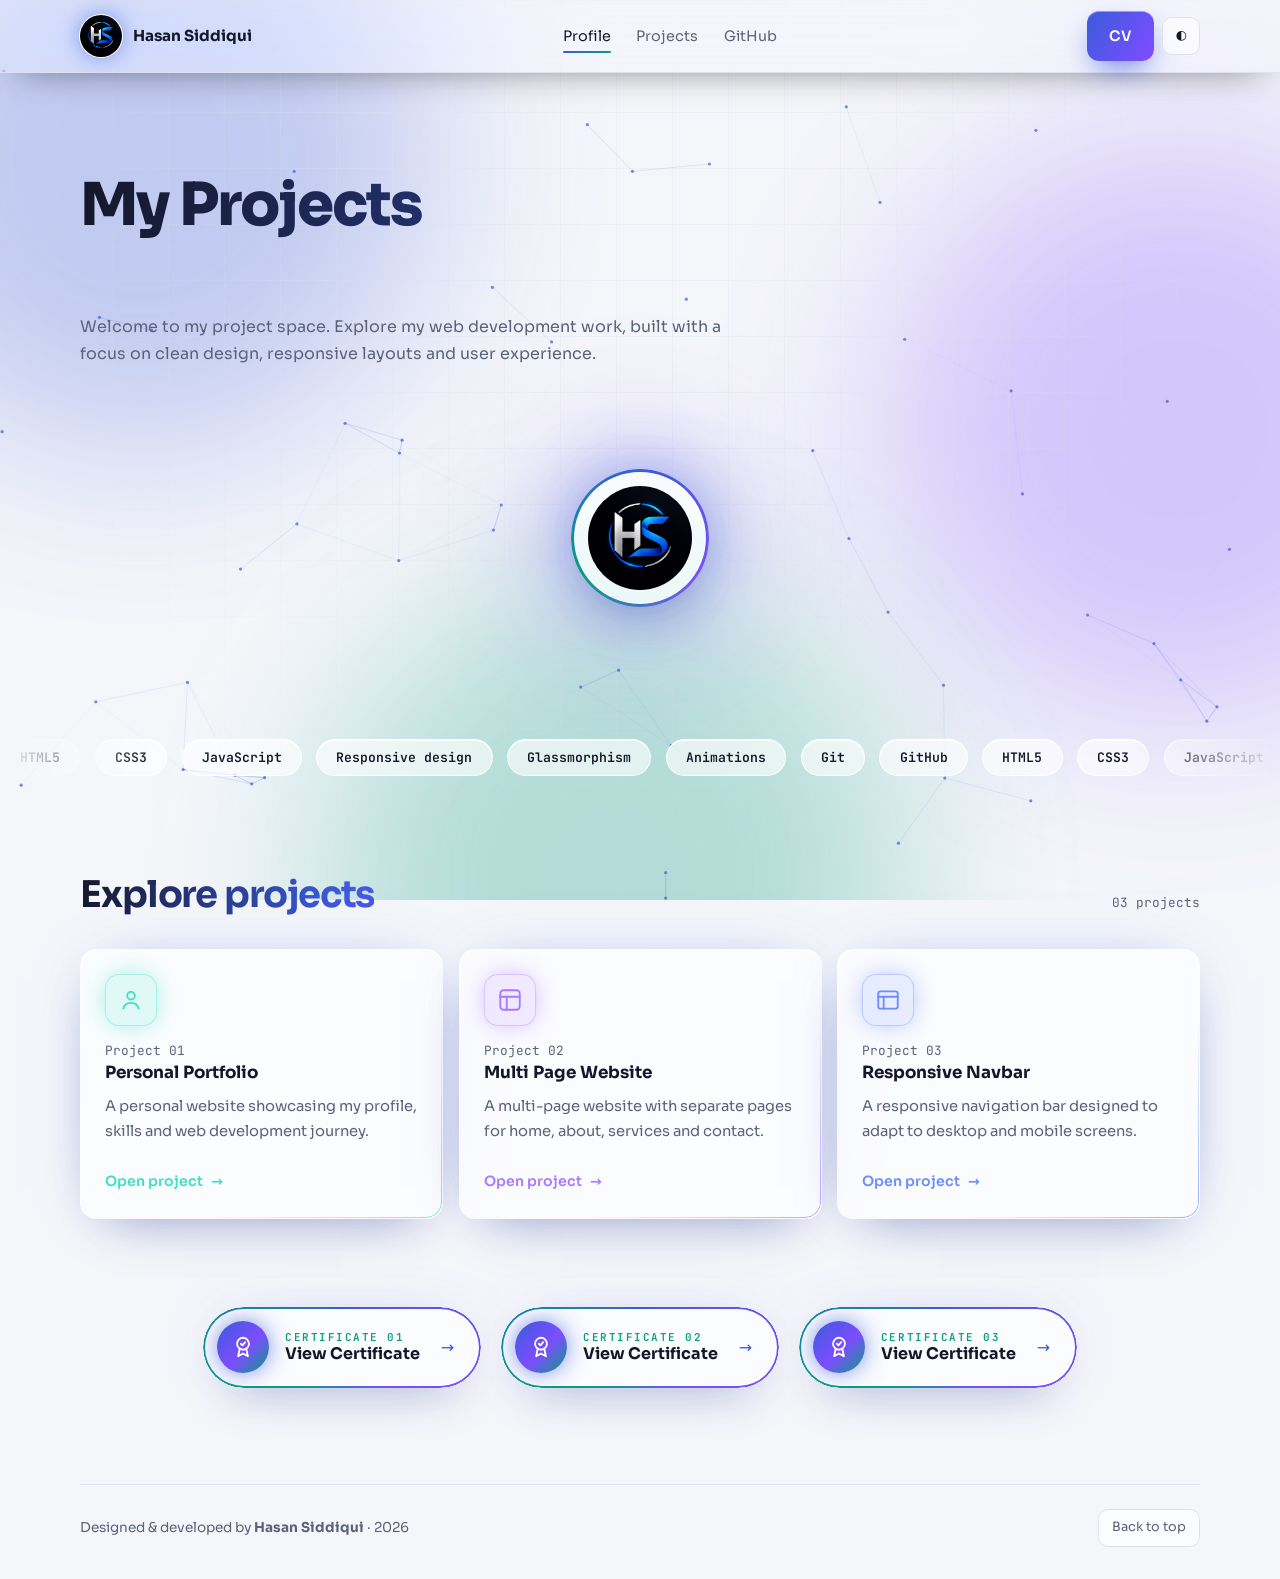
<file: index.html>
<!DOCTYPE html>
<html lang="en" data-theme="dark">

<head>
    <meta charset="UTF-8">
    <meta name="viewport" content="width=device-width, initial-scale=1">
    <title>Hasan Siddiqui | Projects</title>
    <meta name="description" content="Hasan Siddiqui's web development projects">
    <meta name="theme-color" content="#090a0f">
    <link rel="preconnect" href="https://fonts.googleapis.com">
    <link rel="preconnect" href="https://fonts.gstatic.com" crossorigin>
    <link
        href="https://fonts.googleapis.com/css2?family=Sora:wght@400;600;800&family=JetBrains+Mono:wght@400;600&display=swap"
        rel="stylesheet">
    <link rel="icon" href="assets/logo.png" type="image/png">
    <style>
        @property --a {
            syntax: "<angle>";
            initial-value: 0deg;
            inherits: false
        }

        :root {
            --bg: #090a0f;
            --sf: #11131b;
            --ln: #232738;
            --tx: #e9ecf5;
            --mu: #8b92a8;
            --ac: #6c8cff;
            --ac2: #3de0c0;
            --v: #a77bff;
            --glass: rgba(255, 255, 255, .05);
            --edge: rgba(255, 255, 255, .22);
            --r: 16px;
            --mx: 50%;
            --my: 50%;
            --sh: 0 1px 0 rgba(255, 255, 255, .1) inset, 0 24px 48px -24px rgba(0, 0, 0, .7), 0 0 70px -28px color-mix(in srgb, var(--ac) 70%, transparent)
        }

        [data-theme=light] {
            --bg: #f5f6fa;
            --sf: #fff;
            --ln: #dfe2ee;
            --tx: #14172a;
            --mu: #5b627a;
            --ac: #3b5bdb;
            --ac2: #0a9c80;
            --v: #7c4dff;
            --glass: rgba(255, 255, 255, .62);
            --edge: rgba(255, 255, 255, .95);
            --sh: 0 1px 0 #fff inset, 0 24px 50px -26px rgba(40, 50, 120, .35), 0 0 60px -30px color-mix(in srgb, var(--ac) 60%, transparent)
        }

        * {
            box-sizing: border-box;
            margin: 0;
            padding: 0
        }

        html {
            scroll-behavior: smooth;
            scroll-padding-top: 84px;
            color-scheme: dark light
        }

        body {
            font: 400 1rem/1.7 Sora, system-ui, sans-serif;
            background: var(--bg);
            color: var(--tx);
            overflow-x: hidden
        }

        a {
            color: inherit;
            text-decoration: none
        }

        button,
        input,
        textarea {
            font: inherit;
            color: inherit
        }

        :focus-visible {
            outline: 2px solid var(--ac);
            outline-offset: 3px;
            border-radius: 6px
        }

        .wrap {
            width: min(1120px, 100% - 2.5rem);
            margin-inline: auto
        }

        .muted {
            color: var(--mu)
        }

        .skip {
            position: absolute;
            left: -999px
        }

        .skip:focus {
            left: 1rem;
            top: 1rem;
            z-index: 99;
            background: var(--ac);
            color: #fff;
            padding: .5rem 1rem;
            border-radius: 8px
        }

        .aurora {
            position: fixed;
            inset: 0;
            z-index: -3;
            overflow: hidden;
            pointer-events: none
        }

        .aurora i {
            position: absolute;
            width: 46vmax;
            height: 46vmax;
            border-radius: 50%;
            filter: blur(90px);
            opacity: .5;
            animation: drift 22s ease-in-out infinite alternate
        }

        .aurora i:nth-child(1) {
            background: var(--ac);
            left: -12%;
            top: -15%
        }

        .aurora i:nth-child(2) {
            background: var(--v);
            right: -15%;
            top: 15%;
            animation-duration: 28s;
            animation-delay: -8s
        }

        .aurora i:nth-child(3) {
            background: var(--ac2);
            left: 25%;
            bottom: -30%;
            opacity: .28;
            animation-duration: 32s;
            animation-delay: -14s
        }

        [data-theme=light] .aurora i {
            opacity: .28
        }

        @keyframes drift {
            to {
                transform: translate(9vw, 7vh) scale(1.25) rotate(40deg)
            }
        }

        body::before {
            content: "";
            position: fixed;
            inset: 0;
            z-index: -2;
            pointer-events: none;
            background-image: linear-gradient(var(--ln) 1px, transparent 1px), linear-gradient(90deg, var(--ln) 1px, transparent 1px);
            background-size: 56px 56px;
            opacity: .35;
            mask-image: radial-gradient(ellipse at 50% 20%, #000 20%, transparent 75%)
        }

        #fx {
            position: fixed;
            inset: 0;
            width: 100%;
            height: 100%;
            z-index: -1;
            pointer-events: none
        }

        .glow {
            position: fixed;
            left: 0;
            top: 0;
            width: 520px;
            height: 520px;
            margin: -260px 0 0 -260px;
            border-radius: 50%;
            pointer-events: none;
            z-index: -1;
            background: radial-gradient(circle, color-mix(in srgb, var(--ac) 22%, transparent), transparent 65%);
            will-change: transform
        }

        .progress {
            position: fixed;
            inset: 0 0 auto;
            height: 3px;
            background: linear-gradient(90deg, var(--ac), var(--ac2));
            box-shadow: 0 0 14px var(--ac);
            transform-origin: 0 50%;
            transform: scaleX(0);
            z-index: 60;
            animation: grow linear both;
            animation-timeline: scroll()
        }

        @keyframes grow {
            to {
                transform: scaleX(1)
            }
        }

        .bar {
            position: sticky;
            top: 0;
            z-index: 50;
            display: flex;
            align-items: center;
            justify-content: space-between;
            gap: 1rem;
            padding: .7rem max(1.25rem, calc((100% - 1120px)/2));
            background: color-mix(in srgb, var(--bg) 40%, transparent);
            backdrop-filter: blur(22px) saturate(180%);
            border-bottom: 1px solid var(--ln);
            box-shadow: 0 10px 40px -20px #000a
        }

        .brand {
            display: flex;
            align-items: center;
            gap: .7rem;
            line-height: 1.2
        }

        .brand img {
            width: 42px;
            height: 42px;
            border-radius: 50%;
            background: #05060b;
            box-shadow: 0 0 0 1px var(--edge), 0 0 22px color-mix(in srgb, var(--ac) 60%, transparent);
            transition: transform .4s
        }

        .brand:hover img {
            transform: rotate(-8deg) scale(1.1)
        }

        .brand b {
            display: block;
            font-size: .95rem
        }

        .brand small {
            display: block;
            font: 400 .7rem "JetBrains Mono", monospace;
            color: var(--mu)
        }

        .nav {
            display: flex;
            gap: 1.6rem;
            font-size: .9rem;
            color: var(--mu)
        }

        .nav a {
            position: relative;
            padding: .3rem 0;
            transition: color .2s
        }

        .nav a::after {
            content: "";
            position: absolute;
            left: 0;
            right: 0;
            bottom: 0;
            height: 2px;
            border-radius: 2px;
            background: linear-gradient(90deg, var(--ac), var(--ac2));
            transform: scaleX(0);
            transition: transform .25s
        }

        .nav a:hover,
        .nav a.on {
            color: var(--tx)
        }

        .nav a:hover::after,
        .nav a.on::after {
            transform: scaleX(1)
        }

        .tools {
            display: flex;
            gap: .5rem;
            align-items: center
        }

        .chip,
        .icon,
        .btn:not(.primary),
        .status,
        .spot,
        .editor,
        .links a {
            background: var(--glass);
            backdrop-filter: blur(18px) saturate(170%);
            -webkit-backdrop-filter: blur(18px) saturate(170%)
        }

        .chip,
        .icon {
            border: 1px solid var(--ln);
            border-radius: 10px;
            padding: .45rem .8rem;
            font-size: .8rem;
            cursor: pointer;
            transition: border-color .2s
        }

        .chip:hover,
        .icon:hover {
            border-color: var(--ac)
        }

        .icon {
            width: 38px;
            height: 38px;
            padding: 0
        }

        .menu {
            display: none
        }

        h1,
        h2 {
            background: linear-gradient(100deg, var(--tx) 0%, var(--ac) 35%, var(--v) 60%, var(--ac2) 85%, var(--tx) 100%);
            background-size: 250% 100%;
            -webkit-background-clip: text;
            background-clip: text;
            -webkit-text-fill-color: transparent;
            animation: flow 9s linear infinite;
            letter-spacing: -.03em;
            text-wrap: balance
        }

        @keyframes flow {
            to {
                background-position: -250% 0
            }
        }

        h1 {
            font-size: clamp(2.1rem, 5.2vw, 3.7rem);
            line-height: 1.1;
            font-weight: 800;
            margin: 1.2rem 0
        }

        h2 {
            font-size: clamp(1.6rem, 3.4vw, 2.3rem);
            margin-bottom: 1.4rem
        }

        h3 {
            font-size: 1.05rem;
            margin-bottom: .4rem
        }

        .lead {
            color: var(--mu);
            max-width: 54ch;
            text-wrap: pretty
        }

        .eyebrow,
        .status {
            display: inline-flex;
            align-items: center;
            gap: .6rem;
            font-size: .8rem;
            color: var(--mu);
            border: 1px solid var(--ln);
            padding: .4rem .9rem;
            border-radius: 99px
        }

        .eyebrow::before,
        .status i {
            content: "";
            width: 8px;
            height: 8px;
            border-radius: 50%;
            background: linear-gradient(135deg, var(--ac2), var(--ac));
            animation: ping 2s infinite
        }

        @keyframes ping {
            0% {
                box-shadow: 0 0 0 0 var(--ac2)
            }

            70%,
            100% {
                box-shadow: 0 0 0 9px transparent
            }
        }

        .cta {
            display: flex;
            flex-wrap: wrap;
            gap: .8rem;
            margin-top: 2rem
        }

        .btn {
            position: relative;
            overflow: hidden;
            display: inline-flex;
            align-items: center;
            justify-content: center;
            padding: .8rem 1.4rem;
            border-radius: 12px;
            border: 1px solid var(--ln);
            font-weight: 600;
            font-size: .9rem;
            cursor: pointer;
            transition: transform .2s, border-color .2s, box-shadow .3s, background-position .5s;
            will-change: transform
        }

        .btn:hover {
            border-color: var(--ac)
        }

        .btn.primary {
            border: 0;
            color: #fff;
            background: linear-gradient(120deg, var(--ac), var(--v) 55%, var(--ac2));
            background-size: 200% 100%;
            box-shadow: 0 12px 30px -8px color-mix(in srgb, var(--ac) 80%, transparent), 0 1px 0 rgba(255, 255, 255, .4) inset
        }

        .btn.primary::after {
            content: "";
            position: absolute;
            inset: 0;
            background: linear-gradient(105deg, transparent 35%, rgba(255, 255, 255, .55) 50%, transparent 65%);
            transform: translateX(-120%)
        }

        .btn.primary:hover {
            background-position: 100% 0;
            box-shadow: 0 18px 44px -8px color-mix(in srgb, var(--v) 90%, transparent), 0 1px 0 rgba(255, 255, 255, .4) inset
        }

        .btn.primary:hover::after {
            transform: translateX(120%);
            transition: transform .7s
        }

        .spot,
        .editor {
            --c: var(--ac);
            position: relative;
            isolation: isolate;
            overflow: hidden;
            border: 1px solid transparent;
            border-radius: var(--r);
            padding: 1.5rem;
            box-shadow: var(--sh);
            transition: box-shadow .3s
        }

        .editor {
            padding: 0;
            overflow: visible
        }

        .spot::before {
            content: "";
            position: absolute;
            inset: 0;
            z-index: -1;
            opacity: 0;
            transition: opacity .3s;
            background: radial-gradient(18rem circle at var(--mx) var(--my), color-mix(in srgb, var(--c) 24%, transparent), transparent 70%)
        }

        .spot::after,
        .editor::after {
            content: "";
            position: absolute;
            inset: 0;
            border-radius: inherit;
            padding: 1px;
            pointer-events: none;
            background: linear-gradient(140deg, var(--edge), transparent 35%, transparent 65%, color-mix(in srgb, var(--c) 70%, transparent));
            -webkit-mask: linear-gradient(#000 0 0) content-box, linear-gradient(#000 0 0);
            -webkit-mask-composite: xor;
            mask-composite: exclude
        }

        .spot:hover {
            box-shadow: var(--sh), 0 0 0 1px color-mix(in srgb, var(--c) 40%, transparent), 0 30px 70px -20px color-mix(in srgb, var(--c) 55%, transparent)
        }

        .spot:hover::before {
            opacity: 1
        }

        .spot p,
        .spot dd {
            color: var(--mu);
            font-size: .92rem
        }

        .rv.in.spot {
            transform: perspective(800px) rotateX(var(--rx, 0deg)) rotateY(var(--ry, 0deg));
            transition: transform .18s, opacity .6s, box-shadow .3s
        }

        .ico {
            display: grid;
            place-items: center;
            width: 52px;
            height: 52px;
            margin-bottom: 1rem;
            border-radius: 14px;
            font-size: 1.5rem;
            color: var(--c);
            background: color-mix(in srgb, var(--c) 14%, transparent);
            border: 1px solid color-mix(in srgb, var(--c) 35%, transparent);
            box-shadow: 0 0 28px -8px var(--c)
        }

        .ico svg {
            width: 26px;
            height: 26px
        }

        .grid {
            display: grid;
            gap: 1rem;
            grid-template-columns: repeat(auto-fill, minmax(min(100%, 290px), 1fr))
        }

        .sec {
            padding-top: 5.5rem
        }

        .hero {
            display: grid;
            grid-template-columns: 1.1fr .9fr;
            gap: 3.5rem;
            align-items: center;
            min-height: calc(100svh - 70px);
            padding-block: 3rem
        }

        .hero.solo {
            grid-template-columns: 1fr;
            min-height: auto;
            padding-block: 5rem 1rem
        }

        .editor {
            box-shadow: var(--sh), 0 50px 100px -40px color-mix(in srgb, var(--v) 60%, transparent);
            transform: perspective(900px) rotateY(var(--ry, 0deg)) rotateX(var(--rx, 0deg));
            transition: transform .15s
        }

        .tabs {
            display: flex;
            gap: .4rem;
            padding: .8rem 1rem;
            border-bottom: 1px solid var(--ln)
        }

        .tabs span {
            width: 11px;
            height: 11px;
            border-radius: 50%;
            background: #ff5f57
        }

        .tabs span:nth-child(2) {
            background: #febc2e
        }

        .tabs span:nth-child(3) {
            background: #28c840
        }

        pre {
            padding: 1.2rem 1.3rem 1.5rem;
            font: 400 .82rem/1.9 "JetBrains Mono", monospace;
            min-height: 15rem;
            white-space: pre-wrap
        }

        pre .ln {
            display: block;
            animation: in .3s both
        }

        @keyframes in {
            from {
                opacity: 0;
                transform: translateX(-6px)
            }
        }

        .k {
            color: var(--ac)
        }

        .s {
            color: var(--ac2)
        }

        .caret {
            display: inline-block;
            width: 8px;
            height: 1em;
            background: var(--ac);
            vertical-align: -.15em;
            animation: bl 1s steps(1) infinite
        }

        @keyframes bl {
            50% {
                opacity: 0
            }
        }

        .page-head {
            padding: 5rem 0 0
        }

        .page-head p {
            font: 600 .78rem "JetBrains Mono", monospace;
            color: var(--ac);
            letter-spacing: .14em
        }

        .contact {
            display: grid;
            grid-template-columns: 1fr 1fr;
            gap: 3rem
        }

        .links {
            list-style: none;
            display: grid;
            gap: .6rem;
            margin-top: 1.6rem
        }

        .links a,
        .links li>div {
            display: flex;
            justify-content: space-between;
            gap: 1rem;
            padding: .8rem 1rem;
            border: 1px solid var(--ln);
            border-radius: 12px;
            font-size: .92rem;
            background: var(--glass);
            transition: border-color .2s
        }

        .links a:hover {
            border-color: var(--ac)
        }

        .links small {
            color: var(--mu)
        }

        form {
            display: grid;
            gap: 1rem
        }

        label {
            display: grid;
            gap: .35rem;
            font-size: .82rem;
            color: var(--mu)
        }

        input,
        textarea {
            background: color-mix(in srgb, var(--bg) 55%, transparent);
            border: 1px solid var(--ln);
            border-radius: 10px;
            padding: .7rem .9rem;
            resize: vertical
        }

        input:focus,
        textarea:focus {
            outline: none;
            border-color: var(--ac);
            box-shadow: 0 0 0 4px color-mix(in srgb, var(--ac) 25%, transparent), 0 0 26px -8px var(--ac)
        }

        input:user-invalid,
        textarea:user-invalid {
            border-color: #ff6b6b
        }

        .err {
            color: #ff6b6b;
            font-size: .82rem;
            min-height: 1.2em
        }

        .foot {
            display: flex;
            justify-content: space-between;
            align-items: center;
            margin-block: 6rem 2rem;
            padding-top: 1.5rem;
            border-top: 1px solid var(--ln);
            color: var(--mu);
            font-size: .85rem
        }

        .toast {
            position: fixed;
            left: 50%;
            bottom: 1.5rem;
            transform: translate(-50%, 2rem);
            opacity: 0;
            background: var(--tx);
            color: var(--bg);
            padding: .6rem 1.1rem;
            border-radius: 10px;
            font-size: .85rem;
            transition: .3s;
            z-index: 90;
            pointer-events: none
        }

        .toast.on {
            opacity: 1;
            transform: translate(-50%, 0)
        }

        .rv {
            opacity: 0;
            transform: translateY(14px);
            transition: opacity .6s, transform .6s
        }

        .rv.in {
            opacity: 1;
            transform: none
        }

        .count {
            font: 400 .8rem "JetBrains Mono", monospace;
            color: var(--mu)
        }

        .head {
            display: flex;
            align-items: baseline;
            justify-content: space-between;
            gap: 1rem
        }

        .open {
            display: inline-flex;
            gap: .5rem;
            margin-top: 1.2rem;
            font-weight: 600;
            font-size: .88rem;
            color: var(--c)
        }

        .open span {
            transition: transform .25s
        }

        .spot:hover .open span {
            transform: translateX(5px)
        }

        @media(max-width:860px) {

            .hero,
            .contact {
                grid-template-columns: 1fr;
                gap: 2rem
            }

            .hero {
                min-height: auto
            }

            .glow {
                display: none
            }

            .menu {
                display: grid
            }

            .nav {
                position: fixed;
                inset: 64px 0 auto;
                flex-direction: column;
                gap: 0;
                background: var(--bg);
                border-bottom: 1px solid var(--ln);
                padding: .5rem 1.25rem;
                transform: translateY(-130%);
                transition: transform .3s;
                z-index: -1
            }

            .nav.open {
                transform: none
            }

            .nav a {
                padding: .9rem 0;
                border-bottom: 1px solid var(--ln)
            }
        }

        @media(prefers-reduced-motion:reduce) {

            *,
            ::before,
            ::after {
                animation: none !important;
                transition: none !important;
                scroll-behavior: auto !important
            }

            .rv {
                opacity: 1;
                transform: none
            }
        }

        @keyframes spin {
            to {
                --a: 360deg
            }
        }

        @keyframes float {
            50% {
                transform: translateY(-10px)
            }
        }

        .hs-stage {
            display: flex;
            justify-content: center;
            align-items: center;
            min-height: 340px;
            padding: 30px 0 60px
        }

        .hs-card {
            position: relative;
            width: 132px;
            height: 132px;
            max-width: 100%;
            border-radius: 50%;
            cursor: pointer;
            outline: none;
            background: var(--glass);
            backdrop-filter: blur(22px) saturate(190%);
            -webkit-backdrop-filter: blur(22px) saturate(190%);
            box-shadow: var(--sh), 0 0 60px 8px color-mix(in srgb, var(--ac) 32%, transparent), 0 0 130px 40px color-mix(in srgb, var(--v) 22%, transparent);
            animation: float 5s ease-in-out infinite;
            transition: width .65s cubic-bezier(.6, .05, .2, 1), height .65s cubic-bezier(.6, .05, .2, 1), border-radius .65s ease
        }

        .hs-card::before {
            content: "";
            position: absolute;
            inset: -3px;
            border-radius: inherit;
            padding: 3px;
            pointer-events: none;
            background: conic-gradient(from var(--a), var(--ac), var(--v), var(--ac2), var(--ac));
            -webkit-mask: linear-gradient(#000 0 0) content-box, linear-gradient(#000 0 0);
            -webkit-mask-composite: xor;
            mask-composite: exclude;
            animation: spin 5s linear infinite
        }

        .hs-card:focus-visible {
            box-shadow: 0 0 0 3px var(--tx), var(--sh)
        }

        .hs-img {
            position: absolute;
            inset: 14px;
            width: calc(100% - 28px);
            height: calc(100% - 28px);
            border-radius: 50%;
            object-fit: cover;
            transition: opacity .3s
        }

        .hs-body {
            position: absolute;
            inset: 0;
            padding: 30px 230px 30px 32px;
            overflow: hidden;
            opacity: 0;
            transform: translateY(8px);
            pointer-events: none;
            transition: opacity .35s, transform .35s
        }

        .hs-body h3 {
            font-size: 1.6rem;
            margin: .3rem 0 .5rem;
            letter-spacing: -.02em
        }

        .hs-body p {
            color: var(--mu);
            font-size: .85rem;
            line-height: 1.65;
            margin-bottom: 14px
        }

        .tagline {
            font: 700 .7rem "JetBrains Mono", monospace;
            letter-spacing: .14em;
            text-transform: uppercase;
            color: var(--ac2)
        }

        .hs-chips {
            display: flex;
            flex-wrap: wrap;
            gap: 7px;
            margin-bottom: 18px
        }

        .hs-chips b {
            font-size: .7rem;
            font-weight: 600;
            color: var(--ac);
            border: 1px solid color-mix(in srgb, var(--ac) 40%, transparent);
            background: color-mix(in srgb, var(--ac) 10%, transparent);
            padding: 5px 10px;
            border-radius: 99px
        }

        .hs-code {
            position: absolute;
            right: 22px;
            top: 50%;
            width: 190px;
            height: 150px;
            margin-top: -75px;
            opacity: 0;
            transform: translate(60px, 70px) rotate(24deg) scale(.5);
            transition: opacity .4s, transform .75s cubic-bezier(.3, 1.4, .5, 1);
            filter: drop-shadow(0 16px 22px rgba(0, 0, 0, .45))
        }

        .hs-card.is-open {
            width: min(660px, 100%);
            height: 280px;
            border-radius: 26px;
            animation: none
        }

        .hs-card.is-open .hs-img {
            opacity: 0
        }

        .hs-card.is-open .hs-body {
            opacity: 1;
            transform: none;
            pointer-events: auto;
            transition-delay: .3s
        }

        .hs-card.is-open .hs-code {
            opacity: 1;
            transform: rotate(-6deg);
            transition-delay: .25s
        }

        .marquee {
            margin-top: 1rem;
            overflow: hidden;
            mask-image: linear-gradient(90deg, transparent, #000 12%, #000 88%, transparent)
        }

        .track {
            display: flex;
            gap: .9rem;
            width: max-content;
            animation: run 38s linear infinite
        }

        .marquee:hover .track {
            animation-play-state: paused
        }

        .track span {
            padding: .55rem 1.2rem;
            border-radius: 99px;
            font: 600 .82rem "JetBrains Mono", monospace;
            background: var(--glass);
            backdrop-filter: blur(12px);
            border: 1px solid var(--edge);
            box-shadow: var(--sh);
            white-space: nowrap
        }

        @keyframes run {
            to {
                transform: translateX(-50%)
            }
        }

        .card3 .spot {
            min-height: 270px;
            display: flex;
            flex-direction: column
        }

        .card3 .open {
            margin-top: auto;
            padding-top: 1rem
        }

        @media(max-width:560px) {
            .hs-card.is-open {
                height: 410px
            }

            .hs-body {
                padding: 24px
            }

            .hs-code {
                width: 110px;
                height: 88px;
                right: 14px;
                top: 20px;
                margin-top: 0
            }

            .hs-card.is-open .hs-code {
                opacity: .35
            }
        }

        @media(prefers-reduced-motion:reduce) {

            .hs-card,
            .hs-card::before,
            .track {
                animation: none
            }
        }
.cert-wrap{display:flex;flex-wrap:wrap;justify-content:center;gap:1.2rem;padding-top:5.5rem}        
.cert-btn{position:relative;isolation:isolate;overflow:hidden;display:inline-flex;align-items:center;gap:1rem;padding:.9rem 1.7rem .9rem .9rem;border-radius:99px;background:var(--glass);backdrop-filter:blur(18px) saturate(170%);-webkit-backdrop-filter:blur(18px) saturate(170%);box-shadow:var(--sh);transition:transform .35s cubic-bezier(.3,1.4,.5,1),box-shadow .35s}
.cert-btn::before{content:"";position:absolute;inset:0;border-radius:inherit;padding:2px;pointer-events:none;background:conic-gradient(from var(--a),var(--ac),var(--v),var(--ac2),var(--ac));-webkit-mask:linear-gradient(#000 0 0) content-box,linear-gradient(#000 0 0);-webkit-mask-composite:xor;mask-composite:exclude;animation:spin 4s linear infinite}
.cert-btn::after{content:"";position:absolute;inset:0;z-index:-1;background:linear-gradient(105deg,transparent 35%,rgba(255,255,255,.3) 50%,transparent 65%);transform:translateX(-120%)}
.cert-btn:hover{transform:translateY(-5px) scale(1.03);box-shadow:var(--sh),0 24px 60px -14px color-mix(in srgb,var(--v) 75%,transparent)}
.cert-btn:hover::after{transform:translateX(120%);transition:transform .8s}
.cert-ico{display:grid;place-items:center;width:52px;height:52px;border-radius:50%;color:#fff;background:linear-gradient(135deg,var(--ac),var(--v) 55%,var(--ac2));box-shadow:0 0 26px -4px var(--ac);transition:transform .5s}
.cert-ico svg{width:26px;height:26px}
.cert-btn:hover .cert-ico{transform:rotate(-12deg) scale(1.12)}
.cert-txt{display:grid;line-height:1.25}
.cert-txt small{font:600 .68rem "JetBrains Mono",monospace;letter-spacing:.14em;text-transform:uppercase;color:var(--ac2)}
.cert-txt b{font-size:1rem}
.cert-arr{margin-left:.3rem;transition:transform .25s;color:var(--ac)}
.cert-btn:hover .cert-arr{transform:translateX(6px)}
    </style>
</head>

<body>
    <div class="aurora" aria-hidden="true"><i></i><i></i><i></i></div><canvas id="fx" aria-hidden="true"></canvas>
    <div class="glow" id="glow" aria-hidden="true"></div>
    <div class="progress" id="progress"></div>
    <header class="bar">
        <a class="brand" href="#main" aria-label="Hasan Siddiqui home"><img src="assets/logo.png" alt="HS logo"
                width="42" height="42"><span><b>Hasan Siddiqui</b></span></a>
        <nav class="nav" id="nav" aria-label="Primary"><a href="#about">Profile</a><a href="#projects">Projects</a><a
                href="https://github.com/HasanSiddiqui-039" target="_blank" rel="noopener">GitHub</a></nav>
        <div class="tools"><a class="btn primary" href="assets/image.cv.png" target="_blank" rel="noopener"
                aria-label="Open my CV (PDF)">CV</a><button class="icon" id="themeBtn"
                aria-label="Toggle theme">◐</button><button class="icon menu" id="menuBtn" aria-label="Menu"
                aria-expanded="false">☰</button></div>
    </header>
    <main id="main">
        <section class="hero wrap solo">
            <h1>My Projects</h1>
            <p class="lead">Welcome to my project space. Explore my web development work, built with a focus on clean
                design, responsive layouts and user experience.</p>
        </section>

        <section class="hs-stage wrap" id="about" aria-label="About Hasan">
            <div class="hs-card" id="hsCard" tabindex="0" role="button" aria-expanded="false"
                aria-label="Hasan Siddiqui profile card">
                <img class="hs-img" src="assets/logo.png" alt="" width="104" height="104">
                <svg class="hs-code" viewBox="0 0 190 150" aria-hidden="true">
                    <rect x="4" y="4" width="182" height="142" rx="14" fill="#0a1020" stroke="rgba(108,140,255,.55)" />
                    <circle cx="20" cy="20" r="4" fill="#ff5f57" />
                    <circle cx="34" cy="20" r="4" fill="#febc2e" />
                    <circle cx="48" cy="20" r="4" fill="#28c840" />
                    <rect x="18" y="38" width="64" height="7" rx="3.5" fill="#3de0c0" />
                    <rect x="30" y="54" width="96" height="7" rx="3.5" fill="#a77bff" />
                    <rect x="30" y="70" width="70" height="7" rx="3.5" fill="#6c8cff" />
                    <rect x="30" y="86" width="108" height="7" rx="3.5" fill="#a77bff" />
                    <rect x="18" y="102" width="44" height="7" rx="3.5" fill="#3de0c0" /><text x="150" y="132"
                        font-family="Sora,sans-serif" font-size="22" font-weight="800" fill="#3de0c0">&lt;/&gt;</text>
                </svg>
                <div class="hs-body">
                    <div class="tagline">Web Developer</div>
                    <h3>Hasan Siddiqui</h3>
                    <p>Clean design, responsive layouts aur behtar user experience ke saath websites banata hoon.</p>
                    <div class="hs-chips"><b>HTML</b><b>CSS</b><b>JavaScript</b><b>Responsive</b></div>
                    <a class="btn primary" href="./Personal%20Portfolio%20Website/index.html">View Portfolio →</a>
                </div>
            </div>
        </section>

        <div class="marquee" aria-hidden="true">
            <div class="track"><span>HTML5</span><span>CSS3</span><span>JavaScript</span><span>Responsive
                    design</span><span>Glassmorphism</span><span>Animations</span><span>Git</span><span>GitHub</span><span>HTML5</span><span>CSS3</span><span>JavaScript</span><span>Responsive
                    design</span><span>Glassmorphism</span><span>Animations</span><span>Git</span><span>GitHub</span>
            </div>
        </div>

        <section class="wrap sec" id="projects" aria-labelledby="pt">
            <div class="head">
                <h2 id="pt">Explore projects</h2><span class="count">03 projects</span>
            </div>
            <div class="grid card3">
                <a class="spot" style="--c:#3de0c0" href="./Personal%20Portfolio%20Website/index.html">
                    <div class="ico"><svg viewBox="0 0 24 24" fill="none" stroke="currentColor" stroke-width="1.7"
                            stroke-linecap="round" stroke-linejoin="round">
                            <circle cx="12" cy="8" r="3.5" />
                            <path d="M5 20c.8-3.5 3.1-5.3 7-5.3s6.2 1.8 7 5.3" />
                        </svg></div><small class="count">Project 01</small>
                    <h3>Personal Portfolio</h3>
                    <p>A personal website showcasing my profile, skills and web development journey.</p><span
                        class="open">Open project <span>→</span></span>
                </a>
                <a class="spot" style="--c:#a77bff" href="./Multi%20Page/index.html">
                    <div class="ico"><svg viewBox="0 0 24 24" fill="none" stroke="currentColor" stroke-width="1.7"
                            stroke-linecap="round" stroke-linejoin="round">
                            <rect x="3" y="3" width="18" height="18" rx="3" />
                            <path d="M3 9h18M9 21V9" />
                        </svg></div><small class="count">Project 02</small>
                    <h3>Multi Page Website</h3>
                    <p>A multi-page website with separate pages for home, about, services and contact.</p><span
                        class="open">Open project <span>→</span></span>
                </a>
                <a class="spot" style="--c:#6c8cff" href="./Responsive%20Navbar/index.html">
                    <div class="ico"><svg viewBox="0 0 24 24" fill="none" stroke="currentColor" stroke-width="1.7"
                            stroke-linecap="round" stroke-linejoin="round">
                            <rect x="3" y="4" width="18" height="16" rx="2" />
                            <path d="M3 9h18M8 9v11" />
                        </svg></div><small class="count">Project 03</small>
                    <h3>Responsive Navbar</h3>
                    <p>A responsive navigation bar designed to adapt to desktop and mobile screens.</p><span
                        class="open">Open project <span>→</span></span>
                </a>
            </div>
        </section>
    </main>
    <section class="cert-wrap wrap" aria-label="Certificates">

  <a class="cert-btn" href="assets/certificate1.jpg" target="_blank" rel="noopener">
    <span class="cert-ico">
      <svg viewBox="0 0 24 24" fill="none" stroke="currentColor" stroke-width="1.7" stroke-linecap="round" stroke-linejoin="round">
        <circle cx="12" cy="9" r="5.5"/><path d="m9 13.5-1.5 7L12 18l4.5 2.5-1.5-7"/><path d="m10 9 1.5 1.5L14 7.5"/>
      </svg>
    </span>
    <span class="cert-txt"><small>Certificate 01</small><b>View Certificate</b></span>
    <span class="cert-arr">→</span>
  </a>

  <a class="cert-btn" href="assets/certificate2.jpg" target="_blank" rel="noopener">
    <span class="cert-ico">
      <svg viewBox="0 0 24 24" fill="none" stroke="currentColor" stroke-width="1.7" stroke-linecap="round" stroke-linejoin="round">
        <circle cx="12" cy="9" r="5.5"/><path d="m9 13.5-1.5 7L12 18l4.5 2.5-1.5-7"/><path d="m10 9 1.5 1.5L14 7.5"/>
      </svg>
    </span>
    <span class="cert-txt"><small>Certificate 02</small><b>View Certificate</b></span>
    <span class="cert-arr">→</span>
  </a>

  <a class="cert-btn" href="assets/certificate3.jpg" target="_blank" rel="noopener">
    <span class="cert-ico">
      <svg viewBox="0 0 24 24" fill="none" stroke="currentColor" stroke-width="1.7" stroke-linecap="round" stroke-linejoin="round">
        <circle cx="12" cy="9" r="5.5"/><path d="m9 13.5-1.5 7L12 18l4.5 2.5-1.5-7"/><path d="m10 9 1.5 1.5L14 7.5"/>
      </svg>
    </span>
    <span class="cert-txt"><small>Certificate 03</small><b>View Certificate</b></span>
    <span class="cert-arr">→</span>
  </a>

</section>
    <footer class="wrap foot"><span>Designed &amp; developed by <b>Hasan Siddiqui</b> · <span id="year"></span></span><a
            class="chip" href="#main">Back to top</a></footer>
    <div class="toast" id="toast" role="status"></div>
    <script>
        (() => {
            const $ = (s, r = document) => r.querySelector(s), $$ = (s, r = document) => [...r.querySelectorAll(s)];
            const reduce = matchMedia("(prefers-reduced-motion: reduce)").matches, fine = matchMedia("(pointer:fine)").matches;
            const st = { get: k => { try { return localStorage.getItem(k) } catch { return null } }, set: (k, v) => { try { localStorage.setItem(k, v) } catch { } } };
            const toast = m => { const t = $("#toast"); if (!t) return; t.textContent = m; t.classList.add("on"); clearTimeout(t._t); t._t = setTimeout(() => t.classList.remove("on"), 2200) };
            const root = document.documentElement;
            root.dataset.theme = st.get("theme") || (matchMedia("(prefers-color-scheme: light)").matches ? "light" : "dark");
            $("#themeBtn")?.addEventListener("click", () => { const n = root.dataset.theme === "dark" ? "light" : "dark"; root.dataset.theme = n; st.set("theme", n) });

            const nav = $("#nav"), mb = $("#menuBtn");
            if (nav && mb) {
                const set = o => { nav.classList.toggle("open", o); mb.setAttribute("aria-expanded", o); mb.textContent = o ? "✕" : "☰" };
                mb.onclick = () => set(!nav.classList.contains("open"));
                $$("a", nav).forEach(a => a.addEventListener("click", () => set(false)));
                addEventListener("keydown", e => e.key === "Escape" && set(false));
                document.addEventListener("click", e => { if (!e.target.closest(".bar")) set(false) });
            }
            if (!CSS.supports("animation-timeline: scroll()")) { const p = $("#progress"); addEventListener("scroll", () => p && (p.style.transform = `scaleX(${scrollY / Math.max(1, document.documentElement.scrollHeight - innerHeight)})`), { passive: true }) }

            const pre = $("[data-code]");
            if (pre) {
                const tag = s => s.replace(/&/g, "&amp;").replace(/</g, "&lt;").replace(/>/g, "&gt;").replace(/(&lt;\/?[\w-]+)/g, '<span class="k">$1</span>').replace(/"([^"]*)"/g, '<span class="s">"$1"</span>');
                const ls = pre.dataset.code.split("|").map(tag);
                const out = $("code", pre);
                ls.forEach((l, i) => reduce ? out.insertAdjacentHTML("beforeend", `<span class="ln">${l}</span>`) : setTimeout(() => out.insertAdjacentHTML("beforeend", `<span class="ln">${l}</span>`), 500 + i * 260));
            }

            const io = new IntersectionObserver(es => es.forEach(e => { if (e.isIntersecting) { e.target.classList.add("in"); io.unobserve(e.target) } }), { threshold: .1 });
            $$(".sec h2,.spot,.page-head,.contact .lead").forEach(el => { el.classList.add("rv"); io.observe(el) });
            if (nav && $$("a[href^='#']", nav).length) {
                const so = new IntersectionObserver(es => es.forEach(e => e.isIntersecting && $$("a", nav).forEach(a => a.classList.toggle("on", a.hash === "#" + e.target.id))), { rootMargin: "-45% 0px -50% 0px" });
                $$("main section[id]").forEach(s => so.observe(s));
            }

            $("#form")?.addEventListener("submit", e => {
                e.preventDefault();
                const n = $("#name").value.trim(), m = $("#email").value.trim(), t = $("#msg").value.trim(), er = $("#err");
                if (!n || !/^\S+@\S+\.\S+$/.test(m) || !t) { er.textContent = "Enter your name, a valid email and a message."; return }
                er.textContent = ""; toast("Opening your email app…");
                location.href = `mailto:hs0721507@gmail.com?subject=${encodeURIComponent("Message from " + n)}&body=${encodeURIComponent(`Name: ${n}\nEmail: ${m}\n\n${t}`)}`;
            });
            const y = $("#year"); if (y) y.textContent = new Date().getFullYear();

            const mouse = { x: -999, y: -999 };
            addEventListener("pointermove", e => { mouse.x = e.clientX; mouse.y = e.clientY }, { passive: true });
            const glow = $("#glow");
            if (glow && fine && !reduce) { let gx = innerWidth / 2, gy = innerHeight / 3; (function l() { gx += (mouse.x - gx) * .08; gy += (mouse.y - gy) * .08; glow.style.transform = `translate(${gx}px,${gy}px)`; requestAnimationFrame(l) })() }
            const cv = $("#fx");
            if (cv && !reduce) {
                const ctx = cv.getContext("2d"); let W, H, pts = [], raf;
                const size = () => { const d = Math.min(devicePixelRatio || 1, 2); W = innerWidth; H = innerHeight; cv.width = W * d; cv.height = H * d; ctx.setTransform(d, 0, 0, d, 0, 0); pts = Array.from({ length: Math.min(70, Math.floor(W * H / 22000)) }, () => ({ x: Math.random() * W, y: Math.random() * H, vx: (Math.random() - .5) * .35, vy: (Math.random() - .5) * .35 })) };
                const draw = () => {
                    ctx.clearRect(0, 0, W, H); const c = getComputedStyle(root).getPropertyValue("--ac").trim() || "#6c8cff";
                    pts.forEach((p, i) => {
                        p.x += p.vx; p.y += p.vy; if (p.x < 0 || p.x > W) p.vx *= -1; if (p.y < 0 || p.y > H) p.vy *= -1;
                        const dx = p.x - mouse.x, dy = p.y - mouse.y, dm = Math.hypot(dx, dy); if (dm < 140) { p.x += dx / dm * 1.2; p.y += dy / dm * 1.2 }
                        ctx.beginPath(); ctx.arc(p.x, p.y, 1.6, 0, 7); ctx.fillStyle = c; ctx.globalAlpha = .7; ctx.fill();
                        for (let j = i + 1; j < pts.length; j++) { const q = pts[j], d = Math.hypot(p.x - q.x, p.y - q.y); if (d < 130) { ctx.globalAlpha = (1 - d / 130) * .28; ctx.strokeStyle = c; ctx.beginPath(); ctx.moveTo(p.x, p.y); ctx.lineTo(q.x, q.y); ctx.stroke() } }
                    });
                    raf = requestAnimationFrame(draw);
                };
                size(); draw(); addEventListener("resize", size);
                document.addEventListener("visibilitychange", () => { cancelAnimationFrame(raf); if (!document.hidden) draw() });
            }

            document.addEventListener("pointermove", e => {
                const c = e.target.closest?.(".spot,.editor"); if (!c) return; const r = c.getBoundingClientRect();
                c.style.setProperty("--mx", e.clientX - r.left + "px"); c.style.setProperty("--my", e.clientY - r.top + "px");
                if (fine && !reduce && c.tagName !== "FORM") { c.style.setProperty("--ry", ((e.clientX - r.left) / r.width - .5) * 9 + "deg"); c.style.setProperty("--rx", (.5 - (e.clientY - r.top) / r.height) * 9 + "deg") }
            });
            document.addEventListener("pointerout", e => { const c = e.target.closest?.(".spot,.editor"); if (c && !c.contains(e.relatedTarget)) { c.style.setProperty("--rx", "0deg"); c.style.setProperty("--ry", "0deg") } });
            if (fine && !reduce) $$(".btn,.chip,.icon").forEach(b => { b.addEventListener("pointermove", e => { const r = b.getBoundingClientRect(); b.style.transform = `translate(${(e.clientX - r.left - r.width / 2) * .22}px,${(e.clientY - r.top - r.height / 2) * .3}px)` }); b.addEventListener("pointerleave", () => b.style.transform = "") });
        })();

        (() => { /* HS card: hover on mouse, tap/Enter on touch+keyboard */
            const c = document.getElementById("hsCard"); if (!c) return;
            const set = o => { c.classList.toggle("is-open", o); c.setAttribute("aria-expanded", o) };
            c.addEventListener("pointerenter", e => e.pointerType === "mouse" && set(true));
            c.addEventListener("pointerleave", e => e.pointerType === "mouse" && set(false));
            c.addEventListener("pointerdown", e => { if (e.pointerType !== "mouse" && !e.target.closest("a")) set(!c.classList.contains("is-open")) });
            c.addEventListener("keydown", e => { if (e.key === "Enter" || e.key === " ") { e.preventDefault(); set(!c.classList.contains("is-open")) } });
        })();

    </script>
</body>

</html>
</file>
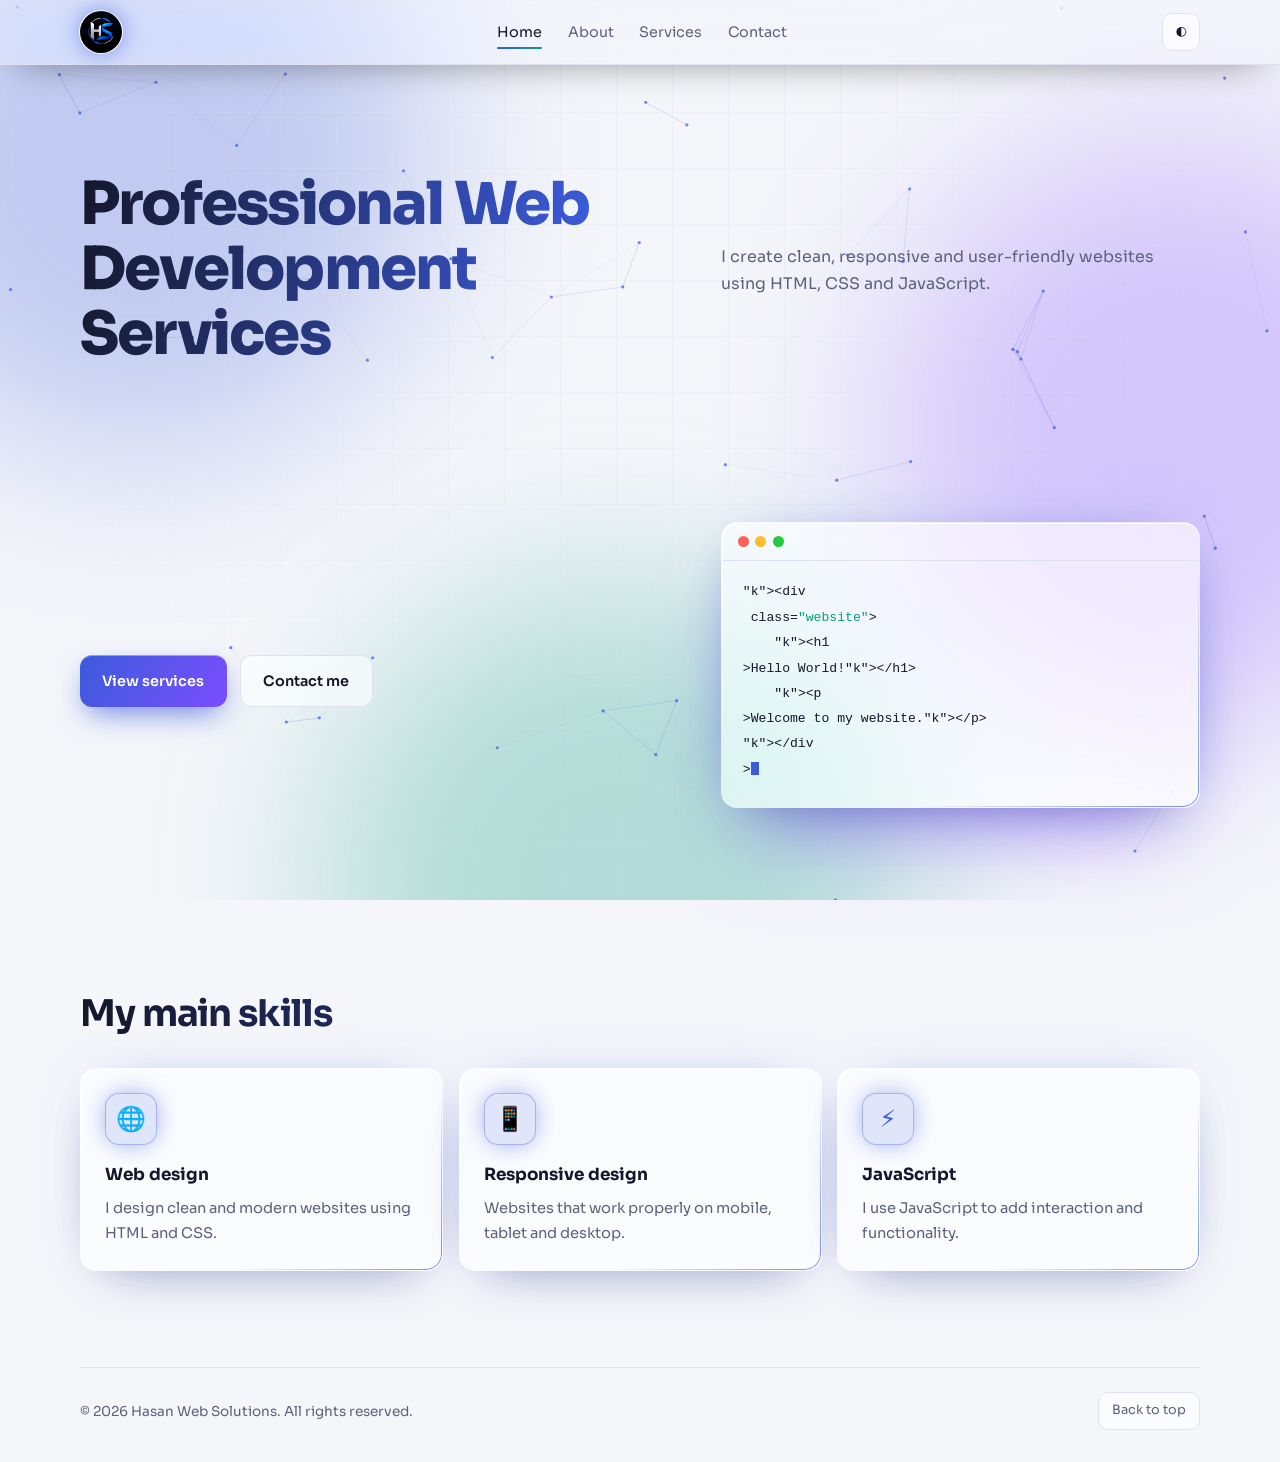
<file: Multi Page/index.html>
<!DOCTYPE html>
<html lang="en" data-theme="dark">
<head>
<meta charset="UTF-8">
<meta name="viewport" content="width=device-width, initial-scale=1">
<title>Home | Hasan Web Solutions</title>
<meta name="description" content="Hasan Web Solutions - Professional Web Development Services">
<meta name="theme-color" content="#090a0f">
<link rel="preconnect" href="https://fonts.googleapis.com"><link rel="preconnect" href="https://fonts.gstatic.com" crossorigin>
<link href="https://fonts.googleapis.com/css2?family=Sora:wght@400;600;800&family=JetBrains+Mono:wght@400;600&display=swap" rel="stylesheet">
<link rel="icon" href="assets/logo.png" type="image/png">
<link rel="stylesheet" href="style.css">
</head>
<body>
<div class="aurora" aria-hidden="true"><i></i><i></i><i></i></div><canvas id="fx" aria-hidden="true"></canvas><div class="glow" id="glow" aria-hidden="true"></div>
<a class="skip" href="#main">Skip to content</a>
<div class="progress" id="progress"></div>
<header class="bar">
  <a class="brand" href="index.html" aria-label="Home"><img src="assets/logo.png" alt="HS logo" width="42" height="42"></a>
  <nav class="nav" id="nav" aria-label="Primary"><a href="index.html" class=on>Home</a><a href="about.html">About</a><a href="services.html">Services</a><a href="contact.html">Contact</a></nav>
  <div class="tools"><button class="icon" id="themeBtn" aria-label="Toggle theme">◐</button><button class="icon menu" id="menuBtn" aria-label="Menu" aria-expanded="false">☰</button></div>
</header>
<main id="main">
<section class="hero wrap">
  <h1>Professional Web Development Services</h1>
  <p class="lead">I create clean, responsive and user-friendly websites using HTML, CSS and JavaScript.</p>
  <div class="cta"><a class="btn primary" href="services.html">View services</a><a class="btn" href="contact.html">Contact me</a></div></div>
  <div class="editor" aria-label="Code sample"><div class="tabs"><span></span><span></span><span></span></div>
  <pre data-code='&lt;div class="website"&gt;|    &lt;h1&gt;Hello World!&lt;/h1&gt;|    &lt;p&gt;Welcome to my website.&lt;/p&gt;|&lt;/div&gt;'><code></code><span class="caret"></span></pre></div>
</section>
<section class="wrap sec"><h2>My main skills</h2><div class="grid"><article class="spot"><div class="ico">🌐</div><h3>Web design</h3><p>I design clean and modern websites using HTML and CSS.</p></article><article class="spot"><div class="ico">📱</div><h3>Responsive design</h3><p>Websites that work properly on mobile, tablet and desktop.</p></article><article class="spot"><div class="ico">⚡</div><h3>JavaScript</h3><p>I use JavaScript to add interaction and functionality.</p></article></div></section>
</main>
<footer class="wrap foot"><span>© <span id="year"></span> Hasan Web Solutions. All rights reserved.</span><a class="chip" href="#main">Back to top</a></footer>
<div class="toast" id="toast" role="status"></div>
<script src="script.js"></script>
</body>
</html>
</file>
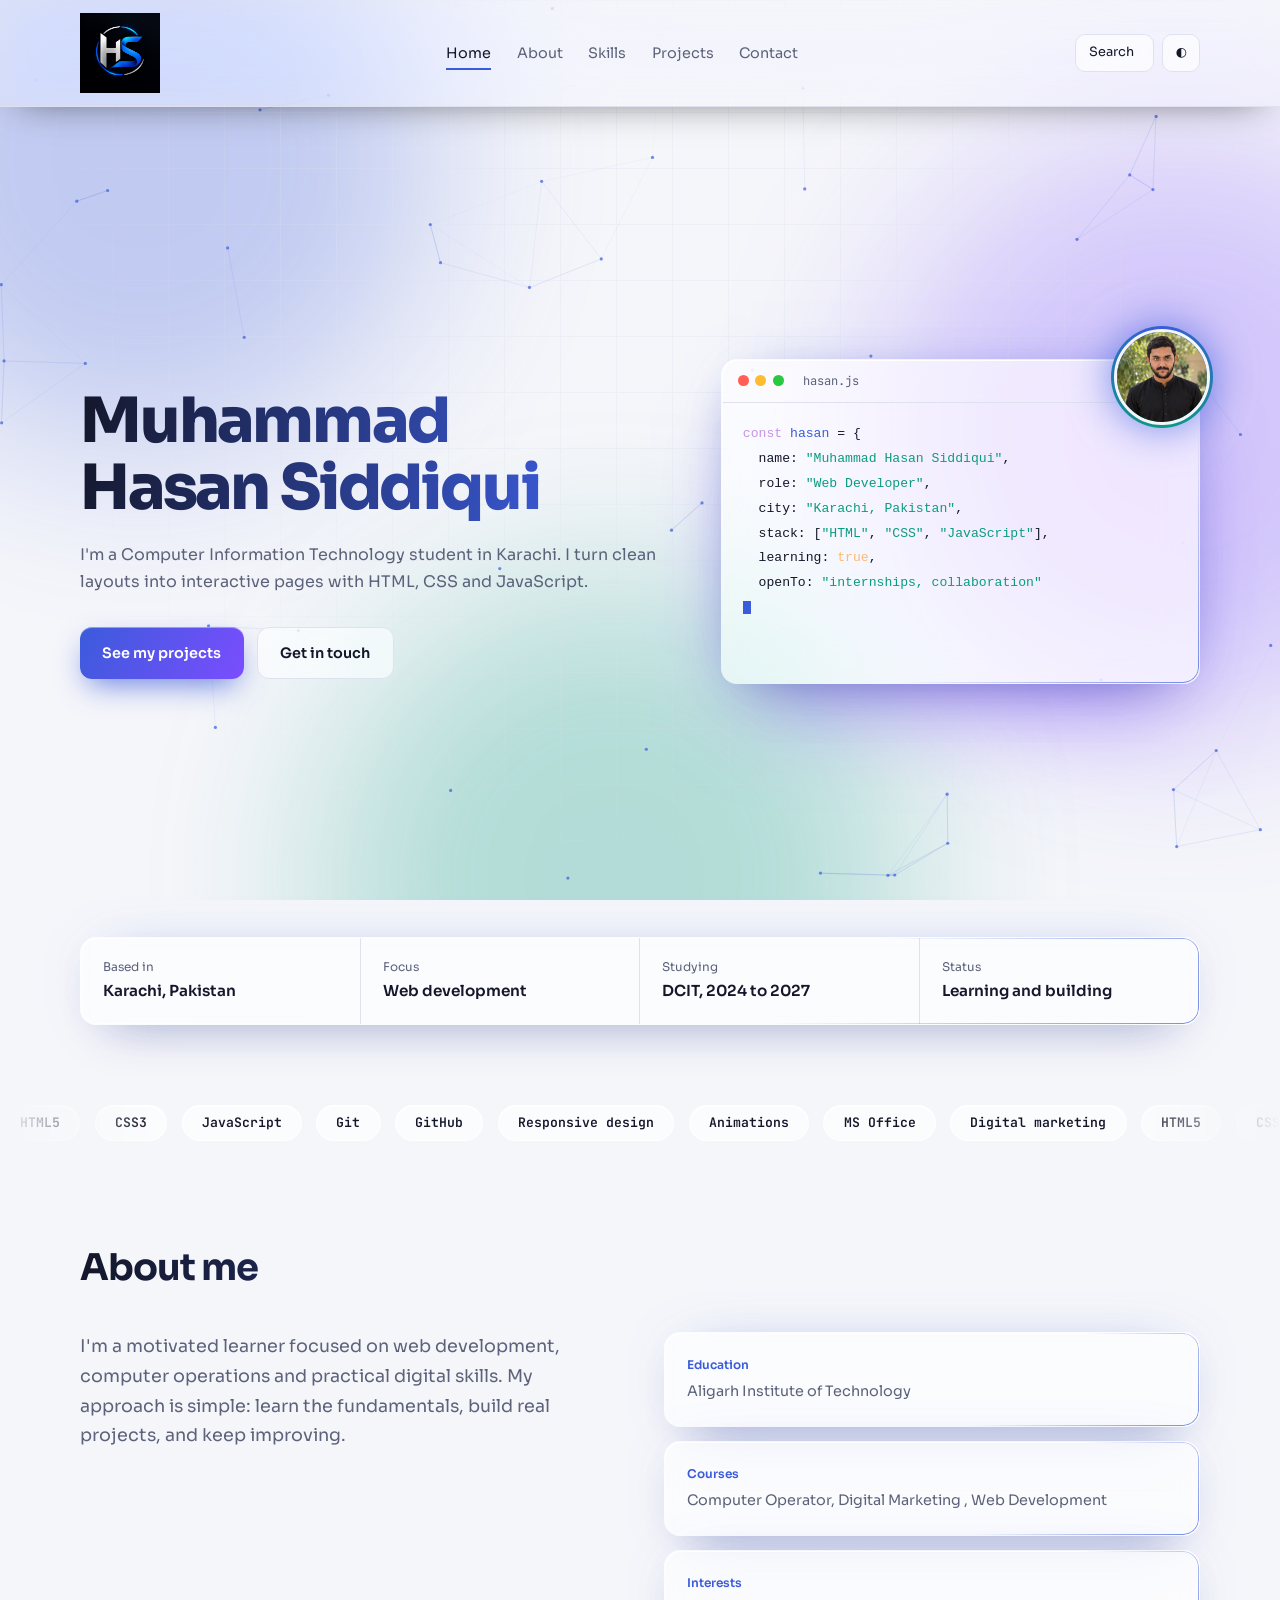
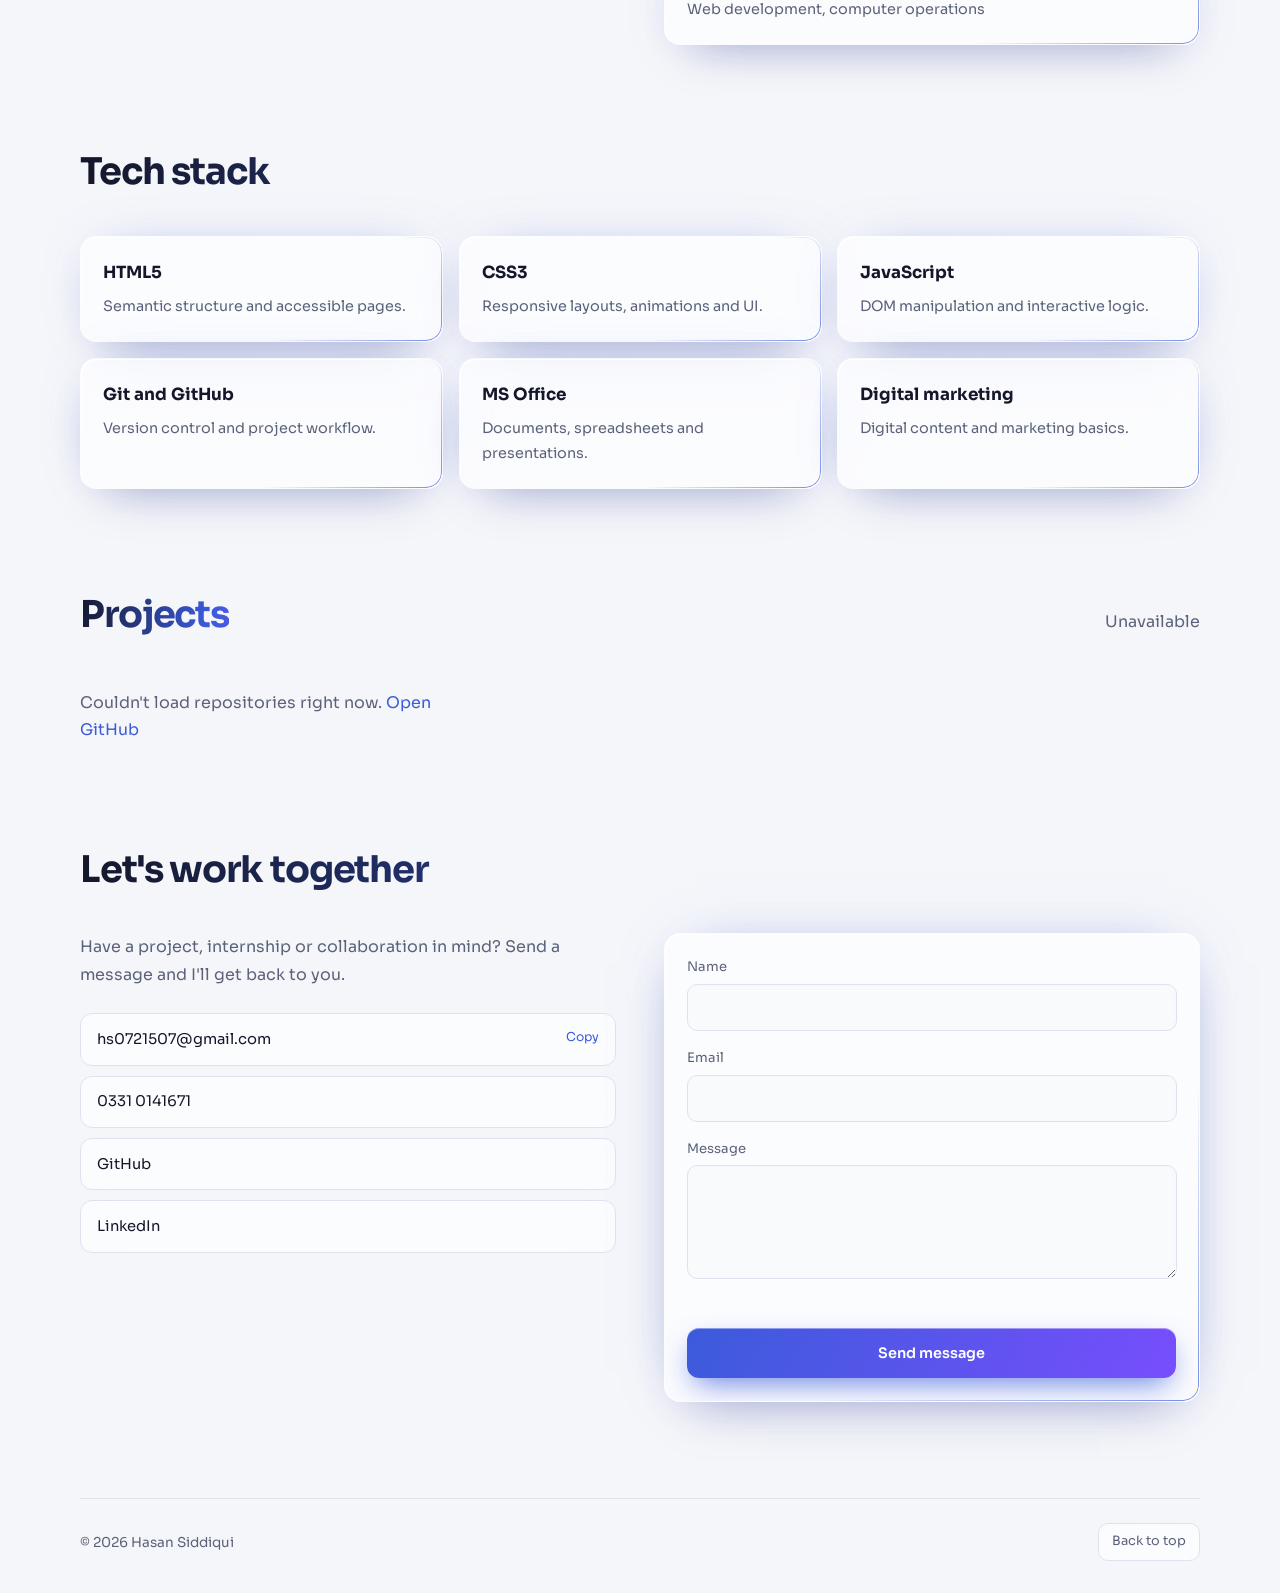
<file: Personal Portfolio Website/index.html>
<!DOCTYPE html>
<html lang="en" data-theme="dark">
<head>
<meta charset="UTF-8">
<meta name="viewport" content="width=device-width, initial-scale=1">
<title>Hasan Siddiqui | Web Developer</title>
<meta name="description" content="Muhammad Hasan Siddiqui, Computer Information Technology student and web developer from Karachi, Pakistan.">
<meta name="theme-color" content="#090a0f">
<link rel="preconnect" href="https://fonts.googleapis.com"><link rel="preconnect" href="https://fonts.gstatic.com" crossorigin>
<link href="https://fonts.googleapis.com/css2?family=Sora:wght@400;600;800&family=JetBrains+Mono:wght@400;600&display=swap" rel="stylesheet">
<link rel="icon" href="assets/logo.png" type="image/png">
<link rel="stylesheet" href="style.css">
<script type="application/ld+json">{"@context":"https://schema.org","@type":"Person","name":"Muhammad Hasan Siddiqui","jobTitle":"Web Developer","email":"hs0721507@gmail.com","address":{"@type":"PostalAddress","addressLocality":"Karachi","addressCountry":"PK"},"sameAs":["https://github.com/HasanSiddiqui-039","https://www.linkedin.com/in/hasan-siddiqui-ab7766374"]}</script>
</head>
<body>
<div class="aurora" aria-hidden="true"><i></i><i></i><i></i></div><canvas id="fx" aria-hidden="true"></canvas><div class="glow" id="glow" aria-hidden="true"></div>
<a class="skip" href="#main">Skip to content</a>
<div class="progress" id="progress"></div>

<header class="bar">
  <a class="brand" href="#home" aria-label="Home"><img src="assets/logo.png" alt="HS logo" width="80" height="80"><span></span></a>
  <nav class="nav" id="nav" aria-label="Primary">
    <a href="#home">Home</a><a href="#about">About</a><a href="#skills">Skills</a><a href="#projects">Projects</a><a href="#contact">Contact</a>
  </nav>
  <div class="tools">
    <button class="chip" id="paletteBtn" aria-label="Open command menu">Search <kbd></kbd></button>
    <button class="icon" id="themeBtn" aria-label="Toggle theme">◐</button>
    <button class="icon menu" id="menuBtn" aria-label="Menu" aria-expanded="false">☰</button>
  </div>
</header>

<main id="main">
  <section class="hero wrap" id="home">
    <div class="hero-copy">
      <h1>Muhammad Hasan Siddiqui</h1>
      <p class="lead">I'm a Computer Information Technology student in Karachi. I turn clean layouts into interactive pages with HTML, CSS and JavaScript.</p>
      <div class="cta"><a class="btn primary" href="#projects">See my projects</a><a class="btn" href="#contact">Get in touch</a></div>
    </div>
    <div class="editor" aria-label="About me as code">
      <div class="ring"><img src="assets/hasan.jpeg" alt="Muhammad Hasan Siddiqui" width="96" height="96"></div>
      <div class="tabs"><span></span><span></span><span></span><em>hasan.js</em></div>
      <pre><code id="code" aria-live="off"></code><span class="caret"></span></pre>
    </div>
  </section>

  <section class="wrap facts" aria-label="Quick facts">
    <div><small>Based in</small><b>Karachi, Pakistan</b></div>
    <div><small>Focus</small><b>Web development</b></div>
    <div><small>Studying</small><b>DCIT, 2024 to 2027</b></div>
    <div><small>Status</small><b>Learning and building</b></div>
  </section>

  <div class="marquee" aria-hidden="true">
    <div class="track">
      <span>HTML5</span>
      <span>CSS3</span>
      <span>JavaScript</span>
      <span>Git</span>
      <span>GitHub</span>
      <span>Responsive design</span>
      <span>Animations</span>
      <span>MS Office</span>
      <span>Digital marketing</span>
      <span>HTML5</span>
      <span>CSS3</span>
      <span>JavaScript</span>
      <span>Git</span>
      <span>GitHub</span>
      <span>Responsive design</span>
      <span>Animations</span>
      <span>MS Office</span>
      <span>Digital marketing</span>
    </div>
  </div>

  <section class="wrap sec" id="about">
    <h2>About me</h2>
    <div class="about">
      <p>I'm a motivated learner focused on web development, computer operations and practical digital skills. My approach is simple: learn the fundamentals, build real projects, and keep improving.</p>
      <dl>
        <div class="spot"><dt>Education</dt><dd>Aligarh Institute of Technology</dd></div>
        <div class="spot"><dt>Courses</dt><dd>Computer Operator, Digital Marketing , Web Development</dd></div>
        <div class="spot"><dt>Interests</dt><dd>Web development, computer operations</dd></div>
      </dl>
    </div>
  </section>

  <section class="wrap sec" id="skills">
    <h2>Tech stack</h2>
    <div class="grid skills">
      <article class="spot"><h3>HTML5</h3><p>Semantic structure and accessible pages.</p></article>
      <article class="spot"><h3>CSS3</h3><p>Responsive layouts, animations and UI.</p></article>
      <article class="spot"><h3>JavaScript</h3><p>DOM manipulation and interactive logic.</p></article>
      <article class="spot"><h3>Git and GitHub</h3><p>Version control and project workflow.</p></article>
      <article class="spot"><h3>MS Office</h3><p>Documents, spreadsheets and presentations.</p></article>
      <article class="spot"><h3>Digital marketing</h3><p>Digital content and marketing basics.</p></article>
    </div>
  </section>

  <section class="wrap sec" id="projects">
    <div class="head">
      <h2>Projects</h2>
      <span id="count" class="muted">Loading</span>
    </div>
    <div class="filters" id="filters" role="group" aria-label="Filter by language"></div>
    <div class="grid repos" id="repos" aria-live="polite">
      <p class="muted">Loading repositories from GitHub…</p>
    </div>
  </section>

  <section class="wrap sec" id="contact">
    <h2>Let's work together</h2>
    <div class="contact">
      <div>
        <p class="lead">Have a project, internship or collaboration in mind? Send a message and I'll get back to you.</p>
        <ul class="links">
          <li><button class="copy" data-copy="hs0721507@gmail.com">hs0721507@gmail.com <small>Copy</small></button></li>
          <li><a href="tel:+923310141671">0331 0141671</a></li>
          <li><a href="https://github.com/HasanSiddiqui-039" target="_blank" rel="noopener">GitHub</a></li>
          <li><a href="https://www.linkedin.com/in/hasan-siddiqui-ab7766374" target="_blank" rel="noopener">LinkedIn</a></li>
        </ul>
      </div>
      <form id="form" class="spot" novalidate>
        <label>Name<input id="name" required autocomplete="name"></label>
        <label>Email<input id="email" type="email" required autocomplete="email"></label>
        <label>Message<textarea id="msg" rows="4" required></textarea></label>
        <p class="err" id="err" role="alert"></p>
        <button class="btn primary" type="submit">Send message</button>
      </form>
    </div>
  </section>
</main>

<footer class="wrap foot">
  <span>© 
    <span id="year"></span> Hasan Siddiqui</span>
    <button class="chip" id="topBtn">Back to top</button>
</footer>

<dialog id="palette" aria-label="Command menu">
  <input id="pq" placeholder="Jump to…" aria-label="Search commands" autocomplete="off">
  <ul id="pl"></ul>
</dialog>
<div class="toast" id="toast" role="status"></div>
<script src="script.js"></script>
</body>
</html>
</file>
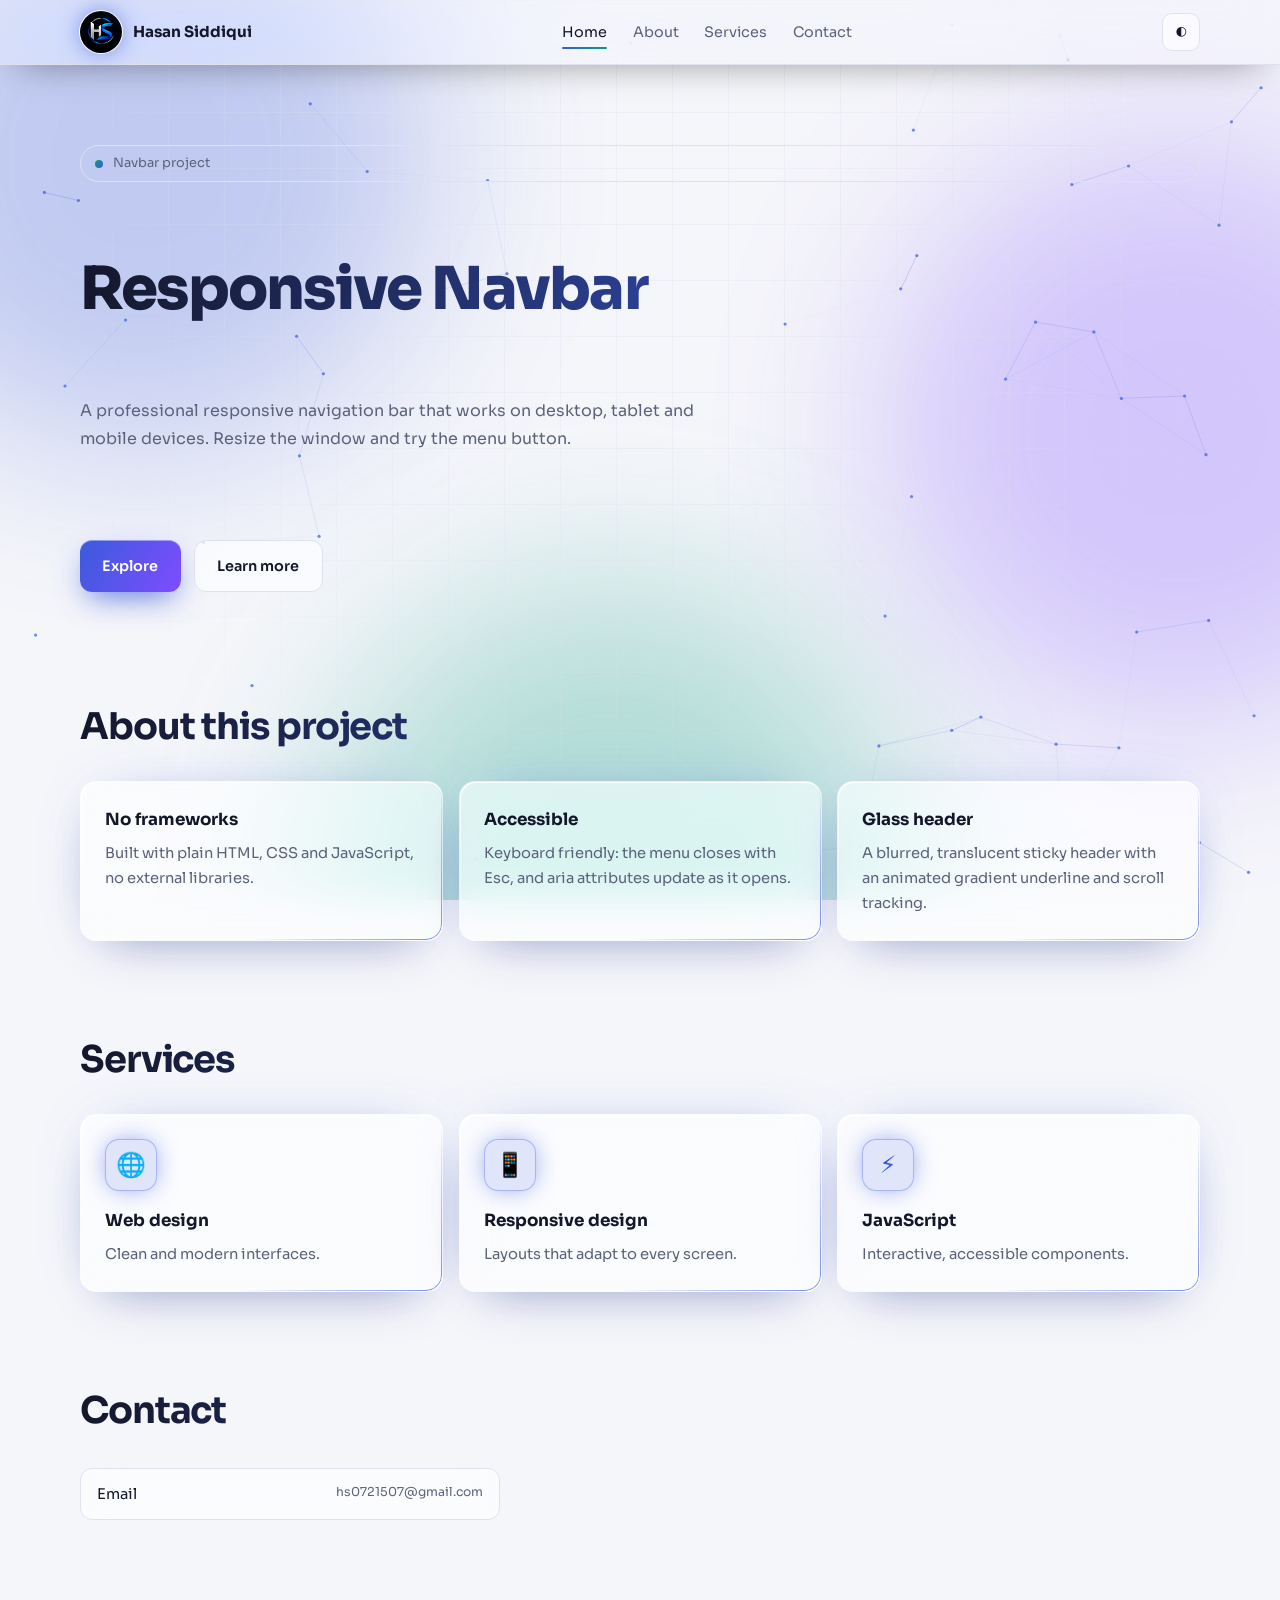
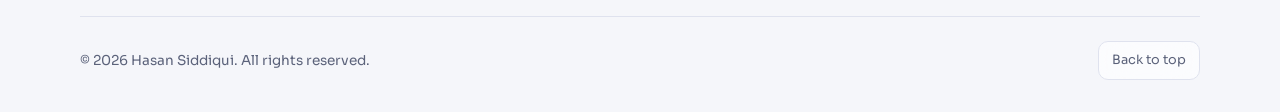
<file: Responsive Navbar/index.html>
<!DOCTYPE html>
<html lang="en" data-theme="dark">

<head>
  <meta charset="UTF-8">
  <meta name="viewport" content="width=device-width, initial-scale=1">
  <title>Responsive Navbar | Hasan Siddiqui</title>
  <meta name="description" content="Responsive Navbar project by Hasan Siddiqui">
  <meta name="theme-color" content="#090a0f">
  <link rel="preconnect" href="https://fonts.googleapis.com">
  <link rel="preconnect" href="https://fonts.gstatic.com" crossorigin>
  <link
    href="https://fonts.googleapis.com/css2?family=Sora:wght@400;600;800&family=JetBrains+Mono:wght@400;600&display=swap"
    rel="stylesheet">
  <link rel="icon" href="assets/logo.png" type="image/png">
  <link rel="stylesheet" href="style.css">
</head>

<body>
  <div class="aurora" aria-hidden="true"><i></i><i></i><i></i></div><canvas id="fx" aria-hidden="true"></canvas>
  <div class="glow" id="glow" aria-hidden="true"></div>
  <a class="skip" href="#main">Skip to content</a>
  <div class="progress" id="progress"></div>
  <header class="bar">
    <a class="brand" href="#home" aria-label="Home"><img src="assets/logo.png" alt="HS logo" width="42"
        height="42"><span><b>Hasan Siddiqui</b></span></a>
    <nav class="nav" id="nav" aria-label="Primary"><a href="#home">Home</a><a href="#about">About</a><a
        href="#services">Services</a><a href="#contact">Contact</a></nav>
    <div class="tools"><button class="icon" id="themeBtn" aria-label="Toggle theme">◐</button><button class="icon menu"
        id="menuBtn" aria-label="Menu" aria-expanded="false">☰</button></div>
  </header>
  <main id="main">
    <section id="home" class="hero wrap solo">
      <p class="eyebrow">Navbar project</p>
      <h1>Responsive Navbar</h1>
      <p class="lead">A professional responsive navigation bar that works on desktop, tablet and mobile devices. Resize
        the window and try the menu button.</p>
      <div class="cta"><a class="btn primary" href="#services">Explore</a><a class="btn" href="#about">Learn more</a>
      </div>
    </section>
    <section id="about" class="wrap sec">
      <h2>About this project</h2>
      <div class="grid">
        <article class="spot">
          <h3>No frameworks</h3>
          <p>Built with plain HTML, CSS and JavaScript, no external libraries.</p>
        </article>
        <article class="spot">
          <h3>Accessible</h3>
          <p>Keyboard friendly: the menu closes with Esc, and aria attributes update as it opens.</p>
        </article>
        <article class="spot">
          <h3>Glass header</h3>
          <p>A blurred, translucent sticky header with an animated gradient underline and scroll tracking.</p>
        </article>
      </div>
    </section>
    <section id="services" class="wrap sec">
      <h2>Services</h2>
      <div class="grid">
        <article class="spot">
          <div class="ico">🌐</div>
          <h3>Web design</h3>
          <p>Clean and modern interfaces.</p>
        </article>
        <article class="spot">
          <div class="ico">📱</div>
          <h3>Responsive design</h3>
          <p>Layouts that adapt to every screen.</p>
        </article>
        <article class="spot">
          <div class="ico">⚡</div>
          <h3>JavaScript</h3>
          <p>Interactive, accessible components.</p>
        </article>
      </div>
    </section>
    <section id="contact" class="wrap sec">
      <h2>Contact</h2>
      <ul class="links" style="max-width:420px">
        <li><a href="mailto:hs0721507@gmail.com">Email <small>hs0721507@gmail.com</small></a></li>
      </ul>
    </section>
  </main>
  <footer class="wrap foot"><span>© <span id="year"></span> Hasan Siddiqui. All rights reserved.</span><a class="chip"
      href="#main">Back to top</a></footer>
  <div class="toast" id="toast" role="status"></div>
  <script src="script.js"></script>
</body>

</html>
</file>
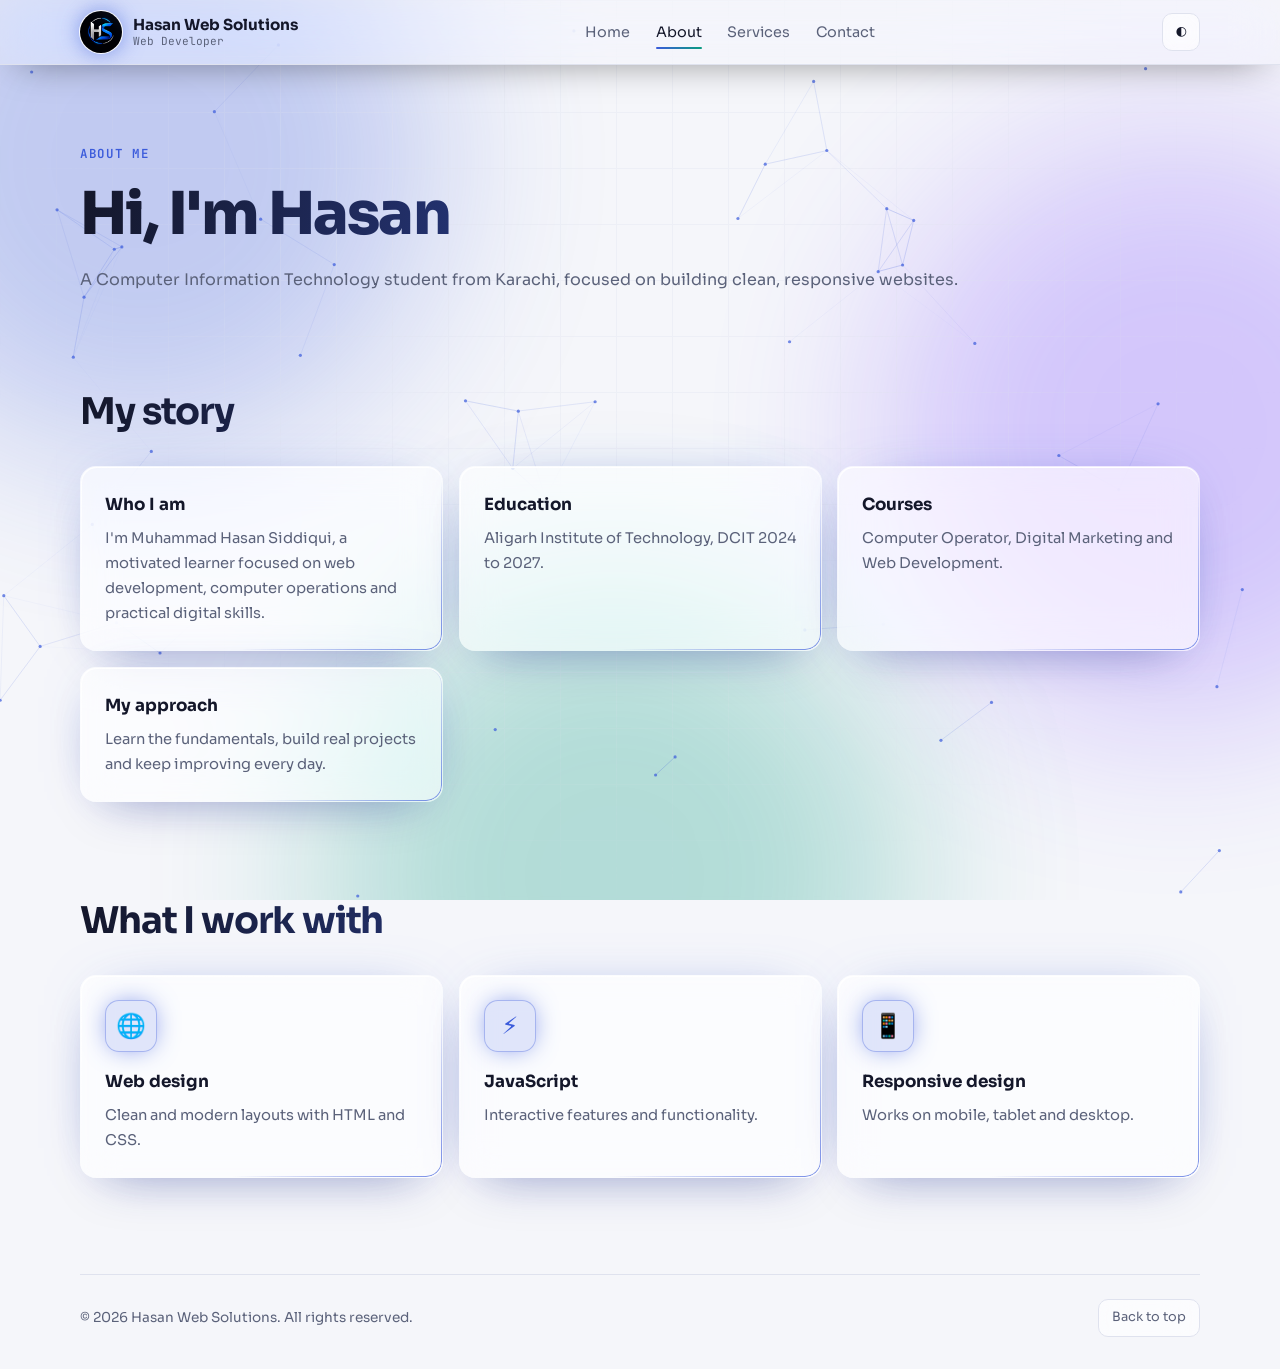
<file: Multi Page/about.html>
<!DOCTYPE html>
<html lang="en" data-theme="dark">
<head>
<meta charset="UTF-8">
<meta name="viewport" content="width=device-width, initial-scale=1">
<title>About | Hasan Web Solutions</title>
<meta name="description" content="About Hasan Web Solutions">
<meta name="theme-color" content="#090a0f">
<link rel="preconnect" href="https://fonts.googleapis.com"><link rel="preconnect" href="https://fonts.gstatic.com" crossorigin>
<link href="https://fonts.googleapis.com/css2?family=Sora:wght@400;600;800&family=JetBrains+Mono:wght@400;600&display=swap" rel="stylesheet">
<link rel="icon" href="assets/logo.png" type="image/png">
<link rel="stylesheet" href="style.css">
</head>
<body>
<div class="aurora" aria-hidden="true"><i></i><i></i><i></i></div><canvas id="fx" aria-hidden="true"></canvas><div class="glow" id="glow" aria-hidden="true"></div>
<a class="skip" href="#main">Skip to content</a>
<div class="progress" id="progress"></div>
<header class="bar">
  <a class="brand" href="index.html" aria-label="Home"><img src="assets/logo.png" alt="HS logo" width="42" height="42"><span><b>Hasan Web Solutions</b><small>Web Developer</small></span></a>
  <nav class="nav" id="nav" aria-label="Primary"><a href="index.html">Home</a><a href="about.html" class=on>About</a><a href="services.html">Services</a><a href="contact.html">Contact</a></nav>
  <div class="tools"><button class="icon" id="themeBtn" aria-label="Toggle theme">◐</button><button class="icon menu" id="menuBtn" aria-label="Menu" aria-expanded="false">☰</button></div>
</header>
<main id="main">
<section class="wrap page-head"><p>ABOUT ME</p><h1>Hi, I'm Hasan</h1><span class="lead">A Computer Information Technology student from Karachi, focused on building clean, responsive websites.</span></section>
<section class="wrap sec"><h2>My story</h2><div class="grid">
<article class="spot"><h3>Who I am</h3><p>I'm Muhammad Hasan Siddiqui, a motivated learner focused on web development, computer operations and practical digital skills.</p></article>
<article class="spot"><h3>Education</h3><p>Aligarh Institute of Technology, DCIT 2024 to 2027.</p></article>
<article class="spot"><h3>Courses</h3><p>Computer Operator, Digital Marketing and Web Development.</p></article>
<article class="spot"><h3>My approach</h3><p>Learn the fundamentals, build real projects and keep improving every day.</p></article></div></section>
<section class="wrap sec"><h2>What I work with</h2><div class="grid"><article class="spot"><div class="ico">🌐</div><h3>Web design</h3><p>Clean and modern layouts with HTML and CSS.</p></article><article class="spot"><div class="ico">⚡</div><h3>JavaScript</h3><p>Interactive features and functionality.</p></article><article class="spot"><div class="ico">📱</div><h3>Responsive design</h3><p>Works on mobile, tablet and desktop.</p></article></div></section>
</main>
<footer class="wrap foot"><span>© <span id="year"></span> Hasan Web Solutions. All rights reserved.</span><a class="chip" href="#main">Back to top</a></footer>
<div class="toast" id="toast" role="status"></div>
<script src="script.js"></script>
</body>
</html>
</file>
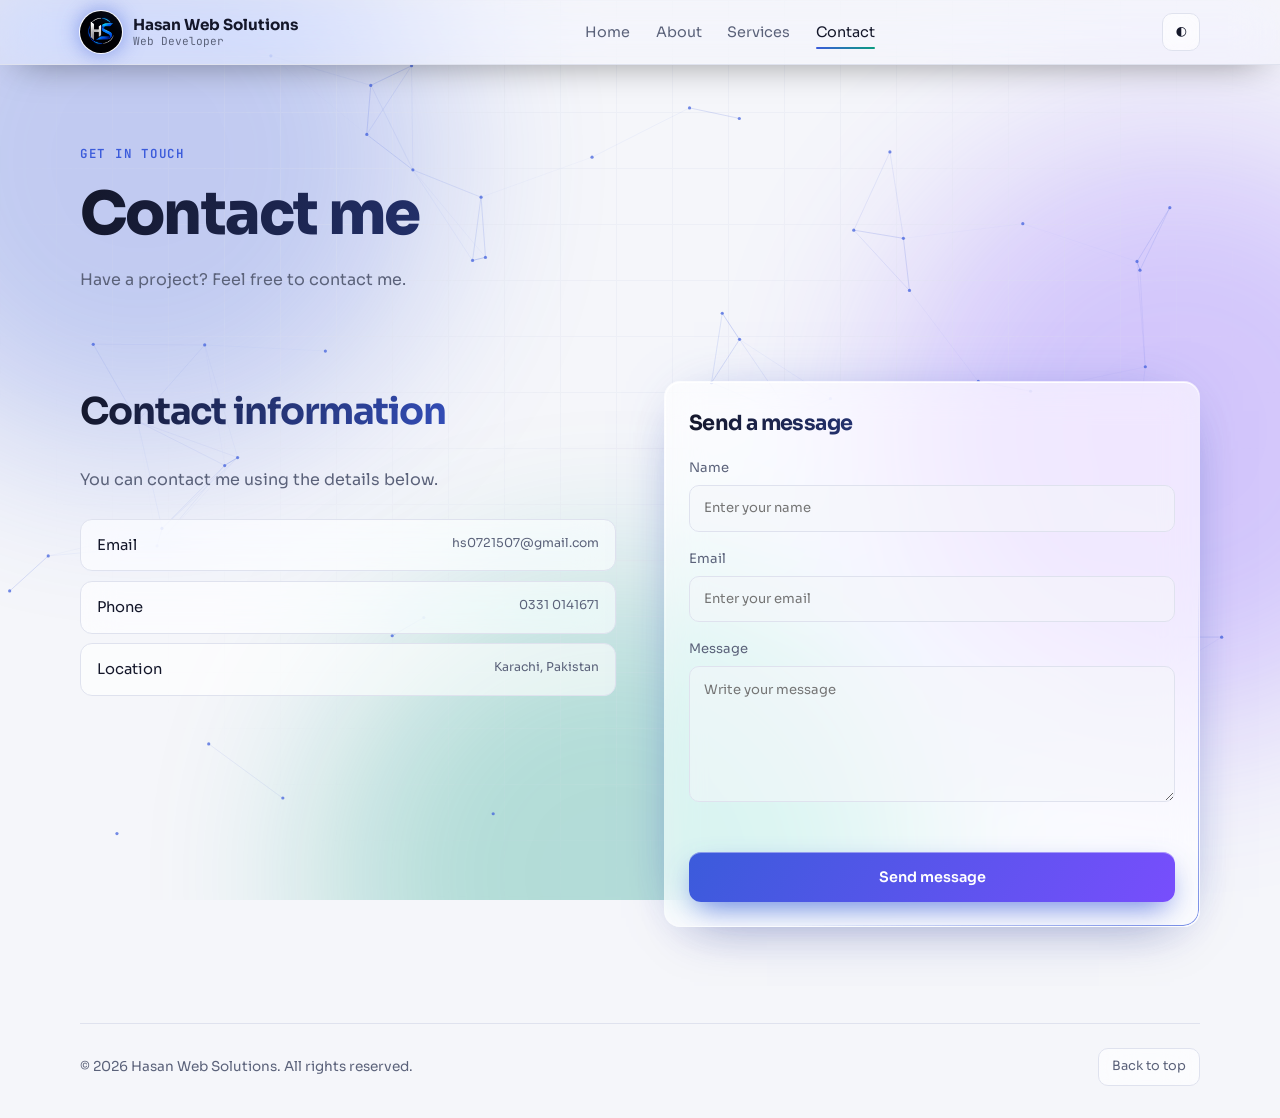
<file: Multi Page/contact.html>
<!DOCTYPE html>
<html lang="en" data-theme="dark">
<head>
<meta charset="UTF-8">
<meta name="viewport" content="width=device-width, initial-scale=1">
<title>Contact | Hasan Web Solutions</title>
<meta name="description" content="Contact Hasan Web Solutions">
<meta name="theme-color" content="#090a0f">
<link rel="preconnect" href="https://fonts.googleapis.com"><link rel="preconnect" href="https://fonts.gstatic.com" crossorigin>
<link href="https://fonts.googleapis.com/css2?family=Sora:wght@400;600;800&family=JetBrains+Mono:wght@400;600&display=swap" rel="stylesheet">
<link rel="icon" href="assets/logo.png" type="image/png">
<link rel="stylesheet" href="style.css">
</head>
<body>
<div class="aurora" aria-hidden="true"><i></i><i></i><i></i></div><canvas id="fx" aria-hidden="true"></canvas><div class="glow" id="glow" aria-hidden="true"></div>
<a class="skip" href="#main">Skip to content</a>
<div class="progress" id="progress"></div>
<header class="bar">
  <a class="brand" href="index.html" aria-label="Home"><img src="assets/logo.png" alt="HS logo" width="42" height="42"><span><b>Hasan Web Solutions</b><small>Web Developer</small></span></a>
  <nav class="nav" id="nav" aria-label="Primary"><a href="index.html">Home</a><a href="about.html">About</a><a href="services.html">Services</a><a href="contact.html" class=on>Contact</a></nav>
  <div class="tools"><button class="icon" id="themeBtn" aria-label="Toggle theme">◐</button><button class="icon menu" id="menuBtn" aria-label="Menu" aria-expanded="false">☰</button></div>
</header>
<main id="main">
<section class="wrap page-head"><p>GET IN TOUCH</p><h1>Contact me</h1><span class="lead">Have a project? Feel free to contact me.</span></section>
<section class="wrap sec"><div class="contact"><div><h2>Contact information</h2><p class="lead">You can contact me using the details below.</p>
<ul class="links"><li><a href="mailto:hs0721507@gmail.com">Email <small>hs0721507@gmail.com</small></a></li><li><a href="tel:+923310141671">Phone <small>0331 0141671</small></a></li><li><div>Location <small>Karachi, Pakistan</small></div></li></ul></div>
<form id="form" class="spot" novalidate><h2 style="font-size:1.3rem;margin:0">Send a message</h2>
<label>Name<input id="name" placeholder="Enter your name" required autocomplete="name"></label>
<label>Email<input id="email" type="email" placeholder="Enter your email" required autocomplete="email"></label>
<label>Message<textarea id="msg" rows="5" placeholder="Write your message" required></textarea></label>
<p class="err" id="err" role="alert"></p><button class="btn primary" type="submit">Send message</button></form></div></section>
</main>
<footer class="wrap foot"><span>© <span id="year"></span> Hasan Web Solutions. All rights reserved.</span><a class="chip" href="#main">Back to top</a></footer>
<div class="toast" id="toast" role="status"></div>
<script src="script.js"></script>
</body>
</html>
</file>
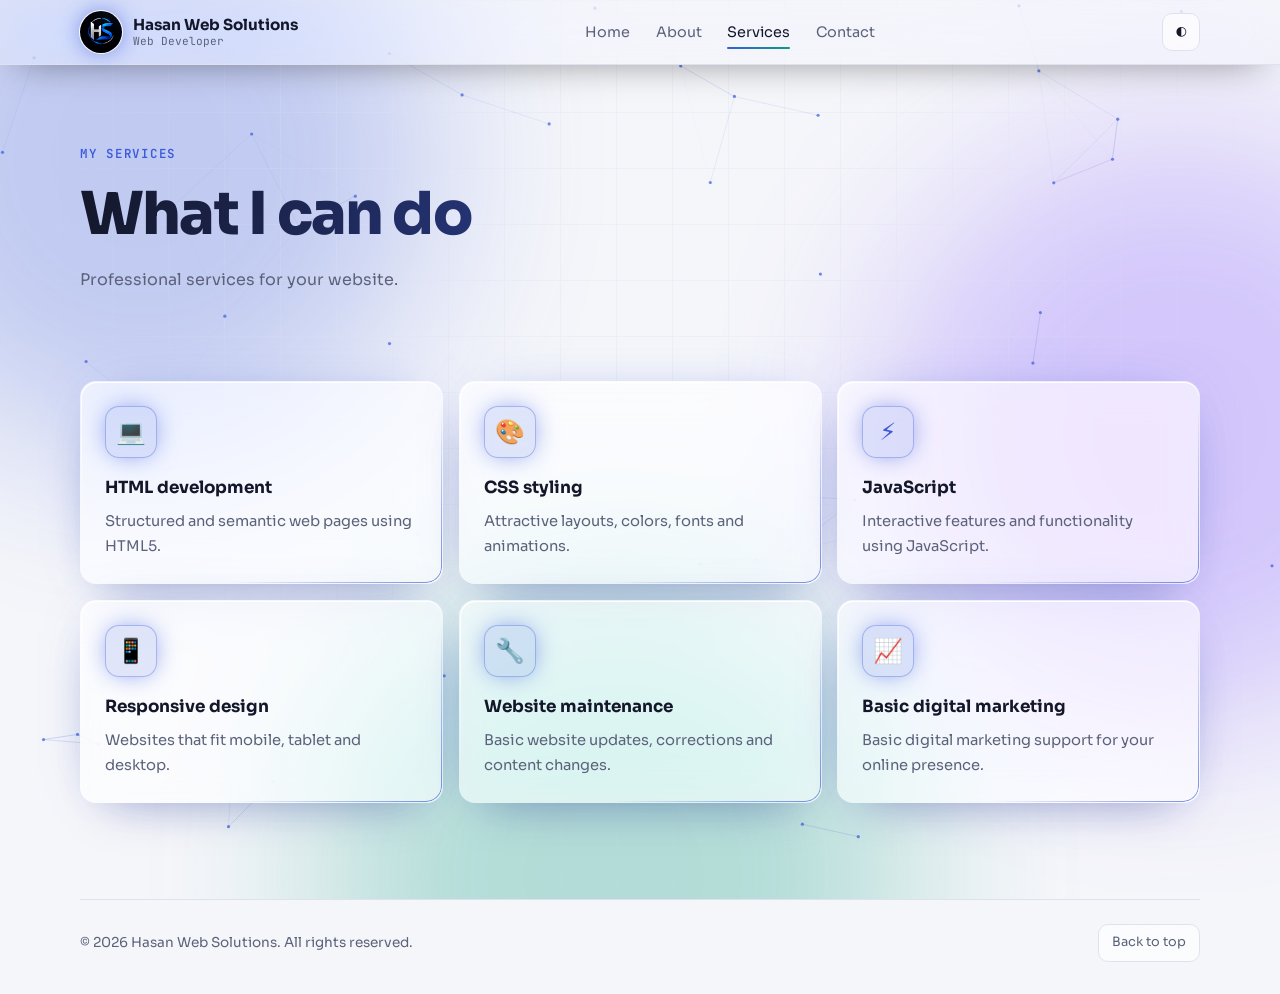
<file: Multi Page/services.html>
<!DOCTYPE html>
<html lang="en" data-theme="dark">
<head>
<meta charset="UTF-8">
<meta name="viewport" content="width=device-width, initial-scale=1">
<title>Services | Hasan Web Solutions</title>
<meta name="description" content="Web development services by Hasan">
<meta name="theme-color" content="#090a0f">
<link rel="preconnect" href="https://fonts.googleapis.com"><link rel="preconnect" href="https://fonts.gstatic.com" crossorigin>
<link href="https://fonts.googleapis.com/css2?family=Sora:wght@400;600;800&family=JetBrains+Mono:wght@400;600&display=swap" rel="stylesheet">
<link rel="icon" href="assets/logo.png" type="image/png">
<link rel="stylesheet" href="style.css">
</head>
<body>
<div class="aurora" aria-hidden="true"><i></i><i></i><i></i></div><canvas id="fx" aria-hidden="true"></canvas><div class="glow" id="glow" aria-hidden="true"></div>
<a class="skip" href="#main">Skip to content</a>
<div class="progress" id="progress"></div>
<header class="bar">
  <a class="brand" href="index.html" aria-label="Home"><img src="assets/logo.png" alt="HS logo" width="42" height="42"><span><b>Hasan Web Solutions</b><small>Web Developer</small></span></a>
  <nav class="nav" id="nav" aria-label="Primary"><a href="index.html">Home</a><a href="about.html">About</a><a href="services.html" class=on>Services</a><a href="contact.html">Contact</a></nav>
  <div class="tools"><button class="icon" id="themeBtn" aria-label="Toggle theme">◐</button><button class="icon menu" id="menuBtn" aria-label="Menu" aria-expanded="false">☰</button></div>
</header>
<main id="main">
<section class="wrap page-head"><p>MY SERVICES</p><h1>What I can do</h1><span class="lead">Professional services for your website.</span></section>
<section class="wrap sec"><div class="grid"><article class="spot"><div class="ico">💻</div><h3>HTML development</h3><p>Structured and semantic web pages using HTML5.</p></article><article class="spot"><div class="ico">🎨</div><h3>CSS styling</h3><p>Attractive layouts, colors, fonts and animations.</p></article><article class="spot"><div class="ico">⚡</div><h3>JavaScript</h3><p>Interactive features and functionality using JavaScript.</p></article><article class="spot"><div class="ico">📱</div><h3>Responsive design</h3><p>Websites that fit mobile, tablet and desktop.</p></article><article class="spot"><div class="ico">🔧</div><h3>Website maintenance</h3><p>Basic website updates, corrections and content changes.</p></article><article class="spot"><div class="ico">📈</div><h3>Basic digital marketing</h3><p>Basic digital marketing support for your online presence.</p></article></div></section>
</main>
<footer class="wrap foot"><span>© <span id="year"></span> Hasan Web Solutions. All rights reserved.</span><a class="chip" href="#main">Back to top</a></footer>
<div class="toast" id="toast" role="status"></div>
<script src="script.js"></script>
</body>
</html>
</file>
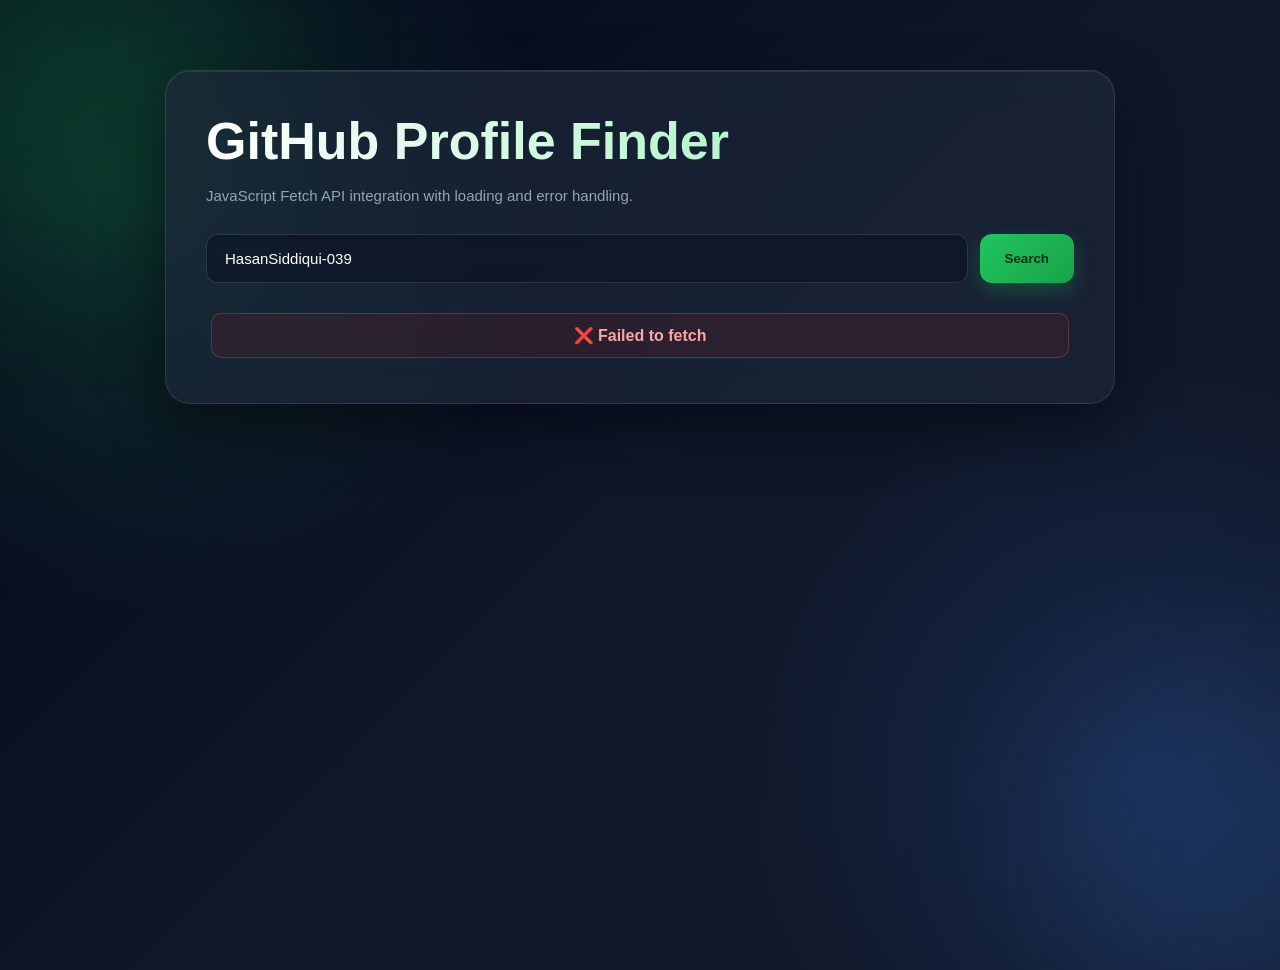
<file: Personal Portfolio Website/API.html>
<!DOCTYPE html>
<html lang="en">

<head>
    <meta charset="UTF-8">
    <meta name="viewport" content="width=device-width, initial-scale=1.0">

    <title>GitHub API Project | Hasan Siddiqui</title>

    <style>

        /* =========================
           RESET
        ========================= */

        * {
            box-sizing: border-box;
            margin: 0;
            padding: 0;
        }


        /* =========================
           BODY
        ========================= */

        body {
            min-height: 100vh;
            font-family: Arial, sans-serif;
            color: #e2e8f0;

            background:
                radial-gradient(circle at 10% 20%, rgba(34, 197, 94, 0.18), transparent 30%),
                radial-gradient(circle at 90% 80%, rgba(59, 130, 246, 0.18), transparent 30%),
                linear-gradient(135deg, #020617, #0f172a, #111827);

            overflow-x: hidden;
        }


        /* =========================
           ANIMATED BACKGROUND
        ========================= */

        body::before {
            content: "";
            position: fixed;
            width: 400px;
            height: 400px;

            background: rgba(34, 197, 94, 0.12);

            border-radius: 50%;

            filter: blur(80px);

            top: -150px;
            left: -150px;

            animation: moveGlow 8s infinite alternate ease-in-out;

            pointer-events: none;
        }

        body::after {
            content: "";
            position: fixed;
            width: 350px;
            height: 350px;

            background: rgba(59, 130, 246, 0.12);

            border-radius: 50%;

            filter: blur(80px);

            right: -120px;
            bottom: -120px;

            animation: moveGlow2 9s infinite alternate ease-in-out;

            pointer-events: none;
        }


        @keyframes moveGlow {

            from {
                transform: translate(0, 0);
            }

            to {
                transform: translate(150px, 100px);
            }
        }


        @keyframes moveGlow2 {

            from {
                transform: translate(0, 0);
            }

            to {
                transform: translate(-120px, -100px);
            }
        }


        /* =========================
           MAIN WRAPPER
        ========================= */

        .wrap {
            width: 92%;
            max-width: 950px;

            margin: 70px auto;

            position: relative;
            z-index: 2;
        }


        /* =========================
           GLASS CARD
        ========================= */

        .card {

            padding: 40px;

            border-radius: 25px;

            background: rgba(30, 41, 59, 0.65);

            border: 1px solid rgba(255, 255, 255, 0.10);

            backdrop-filter: blur(20px);

            -webkit-backdrop-filter: blur(20px);

            box-shadow:
                0 25px 60px rgba(0, 0, 0, 0.45),
                inset 0 1px 0 rgba(255, 255, 255, 0.08);

            animation: cardAppear 0.8s ease;
        }


        @keyframes cardAppear {

            from {
                opacity: 0;
                transform: translateY(30px) scale(0.97);
            }

            to {
                opacity: 1;
                transform: translateY(0) scale(1);
            }
        }


        /* =========================
           HEADING
        ========================= */

        h1 {

            font-size: clamp(32px, 5vw, 52px);

            margin-bottom: 12px;

            background: linear-gradient(
                90deg,
                #ffffff,
                #86efac,
                #60a5fa
            );

            -webkit-background-clip: text;
            -webkit-text-fill-color: transparent;

            background-size: 200% auto;

            animation: gradientText 4s linear infinite;
        }


        @keyframes gradientText {

            0% {
                background-position: 0% center;
            }

            100% {
                background-position: 200% center;
            }
        }


        .card > p {

            color: #94a3b8;

            font-size: 15px;

            line-height: 1.7;

            margin-bottom: 25px;
        }


        /* =========================
           SEARCH AREA
        ========================= */

        .search {

            display: flex;

            gap: 12px;

            margin: 25px 0;
        }


        .search input {

            flex: 1;

            padding: 15px 18px;

            border-radius: 12px;

            border: 1px solid rgba(255, 255, 255, 0.12);

            outline: none;

            background: rgba(15, 23, 42, 0.75);

            color: white;

            font-size: 15px;

            transition: 0.3s ease;

            box-shadow:
                inset 0 0 15px rgba(0, 0, 0, 0.15);
        }


        .search input::placeholder {
            color: #64748b;
        }


        .search input:focus {

            border-color: #22c55e;

            box-shadow:
                0 0 0 3px rgba(34, 197, 94, 0.12),
                0 0 25px rgba(34, 197, 94, 0.15);

            transform: translateY(-2px);
        }


        /* =========================
           SEARCH BUTTON
        ========================= */

        .search button {

            position: relative;

            padding: 0 25px;

            border: none;

            border-radius: 12px;

            background: linear-gradient(
                135deg,
                #22c55e,
                #16a34a
            );

            color: #052e16;

            font-weight: 800;

            cursor: pointer;

            overflow: hidden;

            transition: 0.3s ease;

            box-shadow:
                0 8px 20px rgba(34, 197, 94, 0.25);
        }


        .search button::before {

            content: "";

            position: absolute;

            top: 0;
            left: -100%;

            width: 70%;
            height: 100%;

            background: linear-gradient(
                90deg,
                transparent,
                rgba(255,255,255,0.5),
                transparent
            );

            transform: skewX(-20deg);

            transition: 0.6s;
        }


        .search button:hover::before {
            left: 130%;
        }


        .search button:hover {

            transform: translateY(-3px);

            box-shadow:
                0 12px 30px rgba(34, 197, 94, 0.4);
        }


        .search button:active {
            transform: scale(0.96);
        }


        /* =========================
           STATUS
        ========================= */

        .status {

            text-align: center;

            min-height: 35px;

            color: #86efac;

            font-weight: 600;

            padding: 5px;
        }


        /* =========================
           LOADING ANIMATION
        ========================= */

        .loading {

            display: inline-flex;

            gap: 6px;

            align-items: center;
        }


        .loading span {

            width: 7px;
            height: 7px;

            background: #22c55e;

            border-radius: 50%;

            animation: loading 0.8s infinite alternate;
        }


        .loading span:nth-child(2) {
            animation-delay: 0.2s;
        }


        .loading span:nth-child(3) {
            animation-delay: 0.4s;
        }


        @keyframes loading {

            from {
                transform: translateY(0);
                opacity: 0.4;
            }

            to {
                transform: translateY(-6px);
                opacity: 1;
            }
        }


        /* =========================
           PROFILE
        ========================= */

        .profile {

            display: grid;

            grid-template-columns: 170px 1fr;

            gap: 30px;

            align-items: center;

            margin-top: 15px;

            padding: 28px;

            border-radius: 20px;

            background: rgba(15, 23, 42, 0.55);

            border: 1px solid rgba(255,255,255,0.08);

            animation: profileAppear 0.7s ease;
        }


        @keyframes profileAppear {

            from {
                opacity: 0;
                transform: translateY(20px);
            }

            to {
                opacity: 1;
                transform: translateY(0);
            }
        }


        /* =========================
           PROFILE IMAGE
        ========================= */

        .profile img {

            width: 160px;
            height: 160px;

            border-radius: 50%;

            object-fit: cover;

            border: 4px solid #22c55e;

            box-shadow:
                0 0 0 6px rgba(34, 197, 94, 0.08),
                0 0 35px rgba(34, 197, 94, 0.3);

            transition: 0.4s ease;
        }


        .profile img:hover {

            transform: scale(1.07) rotate(2deg);

            box-shadow:
                0 0 0 8px rgba(34, 197, 94, 0.1),
                0 0 50px rgba(34, 197, 94, 0.5);
        }


        /* =========================
           PROFILE TEXT
        ========================= */

        .profile h2 {

            font-size: 30px;

            margin-bottom: 8px;

            color: #ffffff;
        }


        .profile p {

            color: #94a3b8;

            line-height: 1.6;

            margin-bottom: 18px;
        }


        /* =========================
           STATS
        ========================= */

        .stats {

            display: flex;

            gap: 12px;

            flex-wrap: wrap;
        }


        .stat {

            background: rgba(51, 65, 85, 0.7);

            padding: 12px 18px;

            border-radius: 12px;

            border: 1px solid rgba(255,255,255,0.06);

            color: #cbd5e1;

            font-size: 14px;

            transition: 0.3s ease;
        }


        .stat:hover {

            transform: translateY(-5px);

            background: rgba(34, 197, 94, 0.15);

            border-color: rgba(34, 197, 94, 0.35);

            box-shadow:
                0 8px 20px rgba(34, 197, 94, 0.12);
        }


        /* =========================
           LINKS
        ========================= */

        .links {

            margin-top: 20px;
        }


        .links a {

            display: inline-block;

            color: #86efac;

            text-decoration: none;

            margin-right: 18px;

            font-weight: 700;

            position: relative;

            transition: 0.3s ease;
        }


        .links a::after {

            content: "";

            position: absolute;

            left: 0;
            bottom: -5px;

            width: 0;
            height: 2px;

            background: #22c55e;

            transition: 0.3s ease;
        }


        .links a:hover {

            color: #ffffff;

            transform: translateY(-2px);
        }


        .links a:hover::after {
            width: 100%;
        }


        /* =========================
           ERROR
        ========================= */

        .error {

            color: #fca5a5;

            background: rgba(127, 29, 29, 0.18);

            border: 1px solid rgba(248, 113, 113, 0.25);

            padding: 12px;

            border-radius: 10px;

            animation: shake 0.35s ease;
        }


        @keyframes shake {

            0%, 100% {
                transform: translateX(0);
            }

            25% {
                transform: translateX(-6px);
            }

            75% {
                transform: translateX(6px);
            }
        }


        /* =========================
           RESPONSIVE
        ========================= */

        @media (max-width: 700px) {

            .wrap {
                margin: 30px auto;
            }

            .card {
                padding: 25px 18px;
            }

            .search {
                flex-direction: column;
            }

            .search button {
                padding: 14px;
            }

            .profile {

                grid-template-columns: 1fr;

                text-align: center;

                padding: 25px 15px;
            }

            .profile img {
                margin: auto;
            }

            .stats {
                justify-content: center;
            }

            .links {
                text-align: center;
            }
        }


        @media (max-width: 400px) {

            h1 {
                font-size: 32px;
            }

            .profile h2 {
                font-size: 25px;
            }

            .profile img {
                width: 130px;
                height: 130px;
            }
        }

    </style>
</head>


<body>

    <div class="wrap">

        <div class="card">

            <h1>GitHub Profile Finder</h1>

            <p>
                JavaScript Fetch API integration with loading
                and error handling.
            </p>


            <div class="search">

                <input
                    id="username"
                    value="HasanSiddiqui-039"
                    placeholder="GitHub username"
                >

                <button id="searchBtn">
                    Search
                </button>

            </div>


            <div
                class="status"
                id="status">
            </div>


            <section id="result"></section>

        </div>

    </div>


    <script>

        const username =
            document.getElementById("username");

        const status =
            document.getElementById("status");

        const result =
            document.getElementById("result");


        async function searchUser() {

            const user =
                username.value.trim();


            if (!user) {

                status.innerHTML =
                    `<div class="error">
                        Please enter a username.
                    </div>`;

                result.innerHTML = "";

                return;
            }


            status.innerHTML = `
                <div class="loading">
                    <span></span>
                    <span></span>
                    <span></span>
                    Loading GitHub profile...
                </div>
            `;

            result.innerHTML = "";


            try {

                const res =
                    await fetch(
                        `https://api.github.com/users/${encodeURIComponent(user)}`
                    );


                if (!res.ok) {

                    throw new Error(
                        res.status === 404
                            ? "User not found."
                            : "API request failed."
                    );

                }


                const data =
                    await res.json();


                status.textContent = "";


                result.innerHTML = `

                    <div class="profile">

                        <img
                            src="${data.avatar_url}"
                            alt="${data.login}"
                        >


                        <div>

                            <h2>
                                ${data.name || data.login}
                            </h2>


                            <p>
                                ${data.bio || "No bio available."}
                            </p>


                            <div class="stats">

                                <div class="stat">
                                    📦 Repos:
                                    ${data.public_repos}
                                </div>

                                <div class="stat">
                                    👥 Followers:
                                    ${data.followers}
                                </div>

                                <div class="stat">
                                    👤 Following:
                                    ${data.following}
                                </div>

                            </div>


                            <p class="links">

                                <a
                                    href="${data.html_url}"
                                    target="_blank">
                                    GitHub Profile →
                                </a>


                                ${
                                    data.blog
                                    ?
                                    `<a
                                        href="${
                                            data.blog.startsWith("http")
                                            ? data.blog
                                            : "https://" + data.blog
                                        }"
                                        target="_blank">
                                        Website →
                                    </a>`
                                    :
                                    ""
                                }

                            </p>

                        </div>

                    </div>

                `;

            }


            catch (err) {

                status.innerHTML =
                    `<div class="error">
                        ❌ ${err.message}
                    </div>`;

            }

        }


        document
            .getElementById("searchBtn")
            .addEventListener(
                "click",
                searchUser
            );


        username.addEventListener(
            "keydown",
            function (e) {

                if (e.key === "Enter") {

                    searchUser();

                }

            }
        );


        searchUser();

    </script>

</body>

</html>
</file>
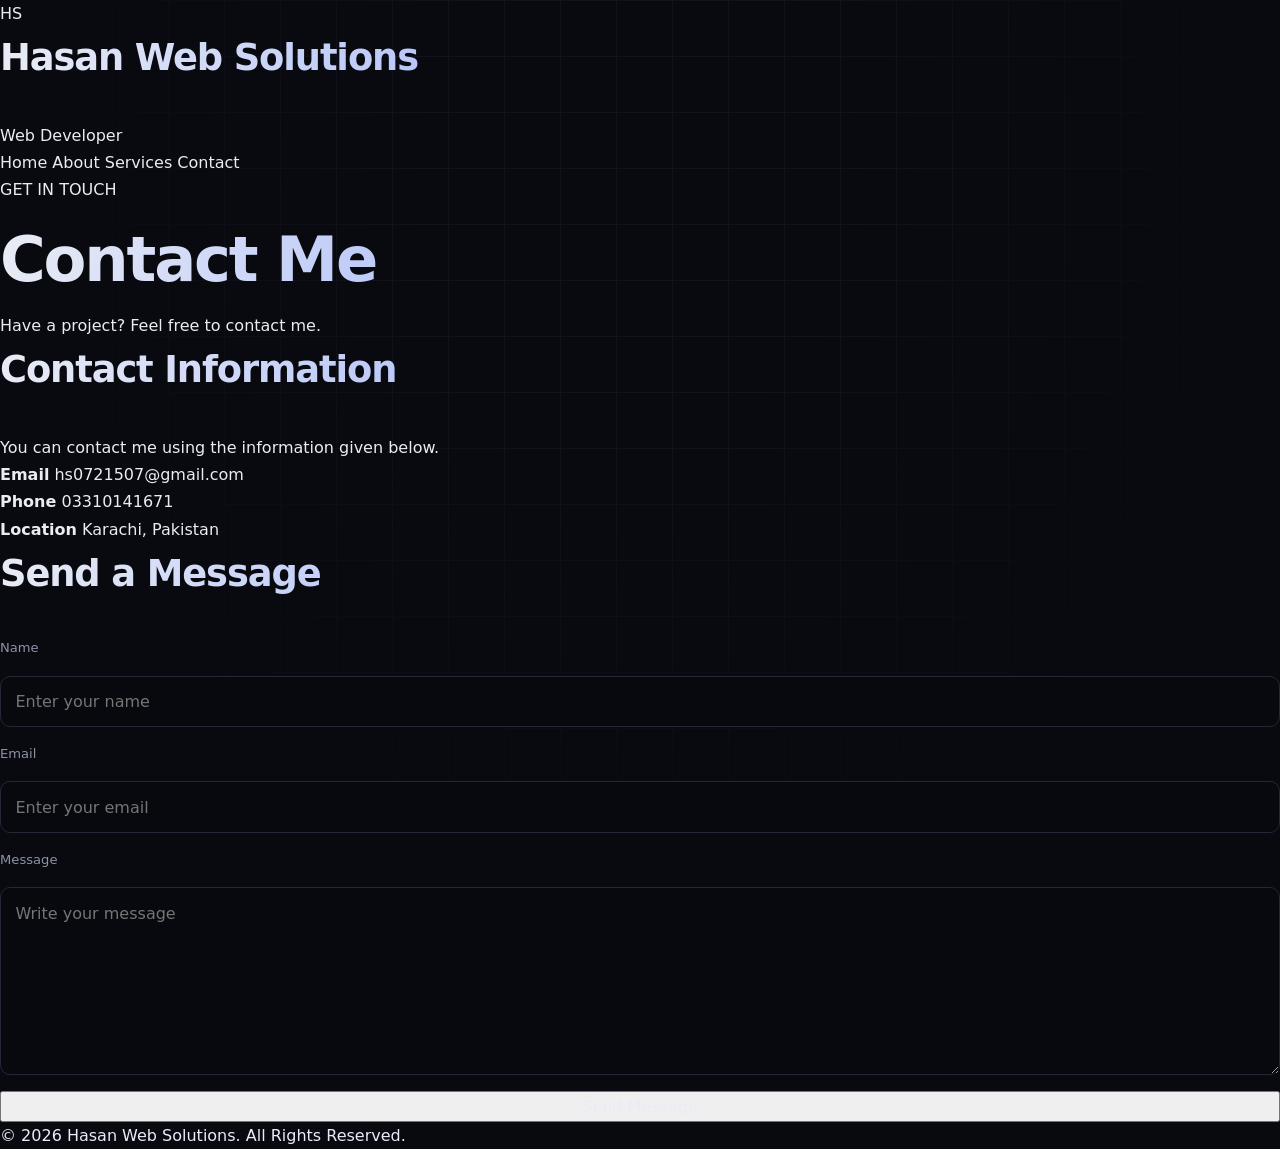
<file: Personal Portfolio Website/contact.html>
<!DOCTYPE html>
<html lang="en">
<head>
    <meta charset="UTF-8">
    <meta name="viewport" content="width=device-width, initial-scale=1.0">
    <title>Contact | Hasan Web Solutions</title>
    <link rel="stylesheet" href="style.css">
</head>
<body>
    <header>
        <div class="container nav-container">
            <div class="logo">
                <div class="logo-box">HS</div>

                <div>
                    <h2>Hasan Web Solutions</h2>
                    <p>Web Developer</p>
                </div>
            </div>

            <nav>
                <a href="index.html">Home</a>

                <a href="about.html">About</a>

                <a href="services.html">Services</a>

                <a href="contact.html" class="active">Contact</a>
            </nav>
        </div>
    </header>

    <section class="page-header">
        <div class="container">

            <p>GET IN TOUCH</p>

            <h1>Contact Me</h1>

            <span>
                Have a project? Feel free to contact me.
            </span>
        </div>
    </section>

    <section class="contact-section">
        <div class="container contact-content">
            <div class="contact-info">
                <h2>Contact Information</h2>

                <p>
                    You can contact me using the information
                    given below.
                </p>

                <div class="info-item">
                    <strong>Email</strong>

                    <span>
                        hs0721507@gmail.com
                    </span>
                </div>

                <div class="info-item">
                    <strong>Phone</strong>

                    <span>
                        03310141671
                    </span>
                </div>

                <div class="info-item">
                    <strong>Location</strong>

                    <span>
                        Karachi, Pakistan
                    </span>
                </div>
            </div>

            <div class="contact-form">
                <h2>Send a Message</h2>

                <form id="contactForm">

                    <label for="name">
                        Name
                    </label>

                    <input
                        type="text"
                        id="name"
                        placeholder="Enter your name"
                        required
                    >
                    <label for="email">
                        Email
                    </label>

                    <input
                        type="email"
                        id="email"
                        placeholder="Enter your email"
                        required
                    >
                    <label for="message">
                        Message
                    </label>

                    <textarea
                        id="message"
                        rows="6"
                        placeholder="Write your message"
                        required
                    ></textarea>

                    <button type="submit">
                        Send Message
                    </button>
                </form>
            </div>
        </div>
    </section>

    <footer>
        <div class="container">
            <p>
                © <span id="year"></span> Hasan Web Solutions.
                All Rights Reserved.
            </p>
        </div>
    </footer>

    <script>
        document
            .getElementById("contactForm")
            .addEventListener("submit", function(event) {
                event.preventDefault();

                const name =
                    document.getElementById("name").value.trim();

                const email =
                    document.getElementById("email").value.trim();

                const message =
                    document.getElementById("message").value.trim();


                const emailPattern =
                    /^[^\s@]+@[^\s@]+\.[^\s@]+$/;


                if (name === "") {

                    alert("Please enter your name.");
                    return;

                }


                if (!emailPattern.test(email)) {

                    alert("Please enter a valid email.");
                    return;

                }


                if (message === "") {

                    alert("Please enter your message.");
                    return;

                }


                alert(
                    "Thank you " +
                    name +
                    "! Your message has been submitted."
                );


                this.reset();

            });
        document.getElementById("year").textContent =
            new Date().getFullYear();
    </script>
</body>
</html>
</file>
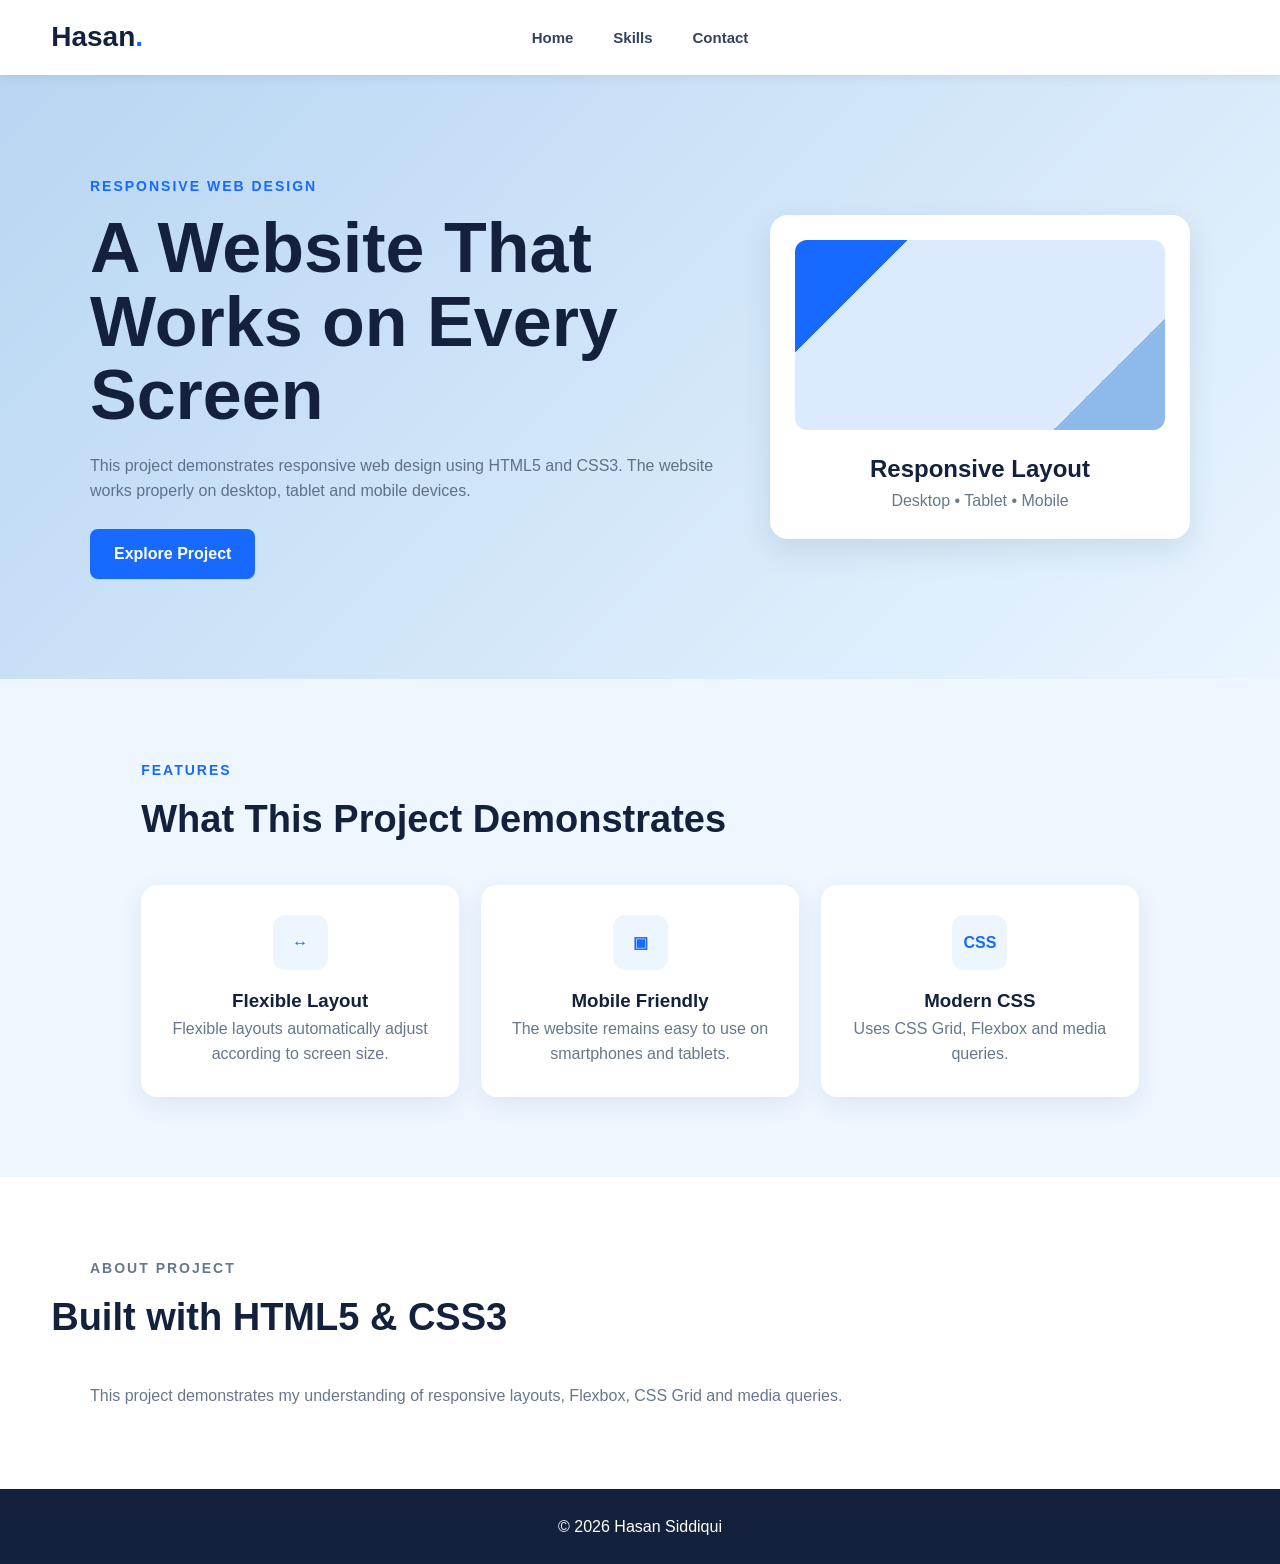
<file: Personal Portfolio Website/dot.html>
<!DOCTYPE html>
<html lang="en">

<head>
    <meta charset="UTF-8">
    <meta name="viewport" content="width=device-width, initial-scale=1.0">

    <title>Responsive Web Design | Hasan Siddiqui</title>
<style>
    * {
        margin: 0;
        padding: 0;
        box-sizing: border-box;
    }

    html {
        scroll-behavior: smooth;
    }

    body {
        font-family: Arial, sans-serif;
        color: #14213d;
        background: #eef6ff;
        line-height: 1.6;
        overflow-x: hidden;
    }

    header {
        background: white;
        position: sticky;
        top: 0;
        z-index: 100;
        box-shadow: 0 2px 10px rgba(0, 0, 0, 0.08);
    }

    .navbar {
        position: relative;
        width: 100%;
        min-height: 75px;
        padding: 0 4%;
        display: flex;
        align-items: center;
        justify-content: space-between;
    }

    .logo {
        text-decoration: none;
        color: #14213d;
        font-size: 28px;
        font-weight: 900;
        z-index: 2;
    }

    .logo span {
        color: #1769ff;
    }

    .nav-menu {
        position: absolute;
        left: 50%;
        top: 50%;
        transform: translate(-50%, -50%);

        display: flex;
        align-items: center;
        justify-content: center;
        gap: 40px;

        list-style: none;
        margin: 0;
        padding: 0;
    }

    .nav-menu a {
        color: #34435d;
        text-decoration: none;
        font-size: 15px;
        font-weight: 600;
        transition: 0.3s ease;
        white-space: nowrap;
    }

    .nav-menu a:hover {
        color: #1769ff;
    }

    .hero {
        padding: 100px 4%;
        background: linear-gradient(
            135deg,
            #b8d6f2,
            #eaf5ff
        );
    }

    .hero-content {
        max-width: 1100px;
        margin: auto;

        display: grid;
        grid-template-columns: 1.2fr 0.8fr;
        gap: 50px;
        align-items: center;
    }

    .tag {
        color: #1769ff;
        font-size: 14px;
        font-weight: 800;
        letter-spacing: 2px;
    }

    h1 {
        font-size: clamp(42px, 6vw, 70px);
        line-height: 1.05;
        margin: 15px 0 20px;
    }

    .hero-text p:not(.tag) {
        color: #607087;
        max-width: 650px;
        margin-bottom: 25px;
    }

    .button {
        display: inline-block;
        padding: 12px 24px;
        background: #1769ff;
        color: white;
        text-decoration: none;
        border-radius: 8px;
        font-weight: bold;
    }

    .preview {
        background: white;
        padding: 25px;
        border-radius: 18px;
        text-align: center;
        box-shadow: 0 12px 30px rgba(30, 70, 110, 0.12);
    }

    .screen {
        height: 190px;
        border-radius: 12px;
        margin-bottom: 20px;

        background: linear-gradient(
            135deg,
            #1769ff 0 20%,
            #dceaff 20% 80%,
            #8db9eb 80%
        );
    }

    .preview p {
        color: #68778d;
    }

    .section {
        padding: 80px 4%;
        max-width: 1100px;
        margin: auto;
    }

    .section h2 {
        font-size: 38px;
        margin: 8px 0 35px;
    }

    .cards {
        display: grid;
        grid-template-columns: repeat(3, 1fr);
        gap: 22px;
    }

    .card {
        background: white;
        padding: 30px;
        border-radius: 16px;
        text-align: center;
        box-shadow: 0 8px 25px rgba(30, 70, 110, 0.08);
    }

    .icon {
        width: 55px;
        height: 55px;
        margin: 0 auto 16px;

        display: grid;
        place-items: center;

        background: #edf5ff;
        color: #1769ff;
        border-radius: 12px;
        font-weight: bold;
    }

    .card p {
        color: #68778d;
    }

    .about {
        max-width: none;
        background: white;
    }

    .about p {
        max-width: 1100px;
        margin: auto;
        color: #68778d;
    }

    footer {
        padding: 25px;
        background: #14213d;
        color: white;
        text-align: center;
    }

    @media (max-width: 800px) {

        .hero-content {
            grid-template-columns: 1fr;
            text-align: center;
        }

        .hero-text p:not(.tag) {
            margin-left: auto;
            margin-right: auto;
        }

        .cards {
            grid-template-columns: 1fr;
        }

        .preview {
            max-width: 500px;
            width: 100%;
            margin: auto;
        }
    }

    @media (max-width: 520px) {
        .navbar {
            min-height: auto;
            padding: 15px 4%;
            flex-direction: column;
            gap: 12px;
        }

        .logo {
            font-size: 26px;
        }

        .nav-menu {
            position: static;
            transform: none;
            display: flex;
            gap: 22px;
            flex-wrap: wrap;
            justify-content: center;
        }

        .nav-menu a {
            font-size: 14px;
        }

        .hero {
            padding: 65px 4%;
        }

        h1 {
            font-size: 42px;
        }

        .section {
            padding: 60px 4%;
        }

        .section h2 {
            font-size: 32px;
        }
    }
</style>
</head>

<body>
    <header>
        <div class="navbar">

            <a href="#home" class="logo">
                Hasan<span>.</span>
            </a>
            <nav class="nav-menu">
                <a href="#home">Home</a>
                <a href="#skills">Skills</a>
                <a href="#contact">Contact</a>
            </nav>
        </div>
    </header>

    <section id="home" class="hero">
        <div class="hero-content">
            <div class="hero-text">
                <p class="tag">
                    RESPONSIVE WEB DESIGN
                </p>

                <h1>
                    A Website That Works on Every Screen
                </h1>

                <p>
                    This project demonstrates responsive web design
                    using HTML5 and CSS3. The website works properly
                    on desktop, tablet and mobile devices.
                </p>

                <a href="#features" class="button">
                    Explore Project
                </a>
            </div>

            <div class="preview">
                <div class="screen"></div>

                <h2>Responsive Layout</h2>

                <p>Desktop • Tablet • Mobile</p>
            </div>
        </div>
    </section>

    <section id="features" class="section">
        <p class="tag">FEATURES</p>

        <h2>
            What This Project Demonstrates
        </h2>


        <div class="cards">
            <div class="card">
                <div class="icon">↔</div>

                <h3>Flexible Layout</h3>

                <p>
                    Flexible layouts automatically adjust
                    according to screen size.
                </p>
            </div>

            <div class="card">
                <div class="icon">▣</div>

                <h3>Mobile Friendly</h3>

                <p>
                    The website remains easy to use on
                    smartphones and tablets.
                </p>
            </div>

            <div class="card">
                <div class="icon">CSS</div>

                <h3>Modern CSS</h3>

                <p>
                    Uses CSS Grid, Flexbox and media queries.
                </p>
            </div>
        </div>
    </section>

    <section id="about" class="section about">
        <p class="tag">
            ABOUT PROJECT
        </p>

        <h2>
            Built with HTML5 & CSS3
        </h2>

        <p>
            This project demonstrates my understanding of
            responsive layouts, Flexbox, CSS Grid and
            media queries.
        </p>
    </section>

    <footer>
        <p>
            © <span id="year"></span> Hasan Siddiqui
        </p>
    </footer>

    <script>
        const year =
            document.getElementById("year");

        if (year) {
            year.textContent =
                new Date().getFullYear();
        }
    </script>
</body>
</html>
</file>
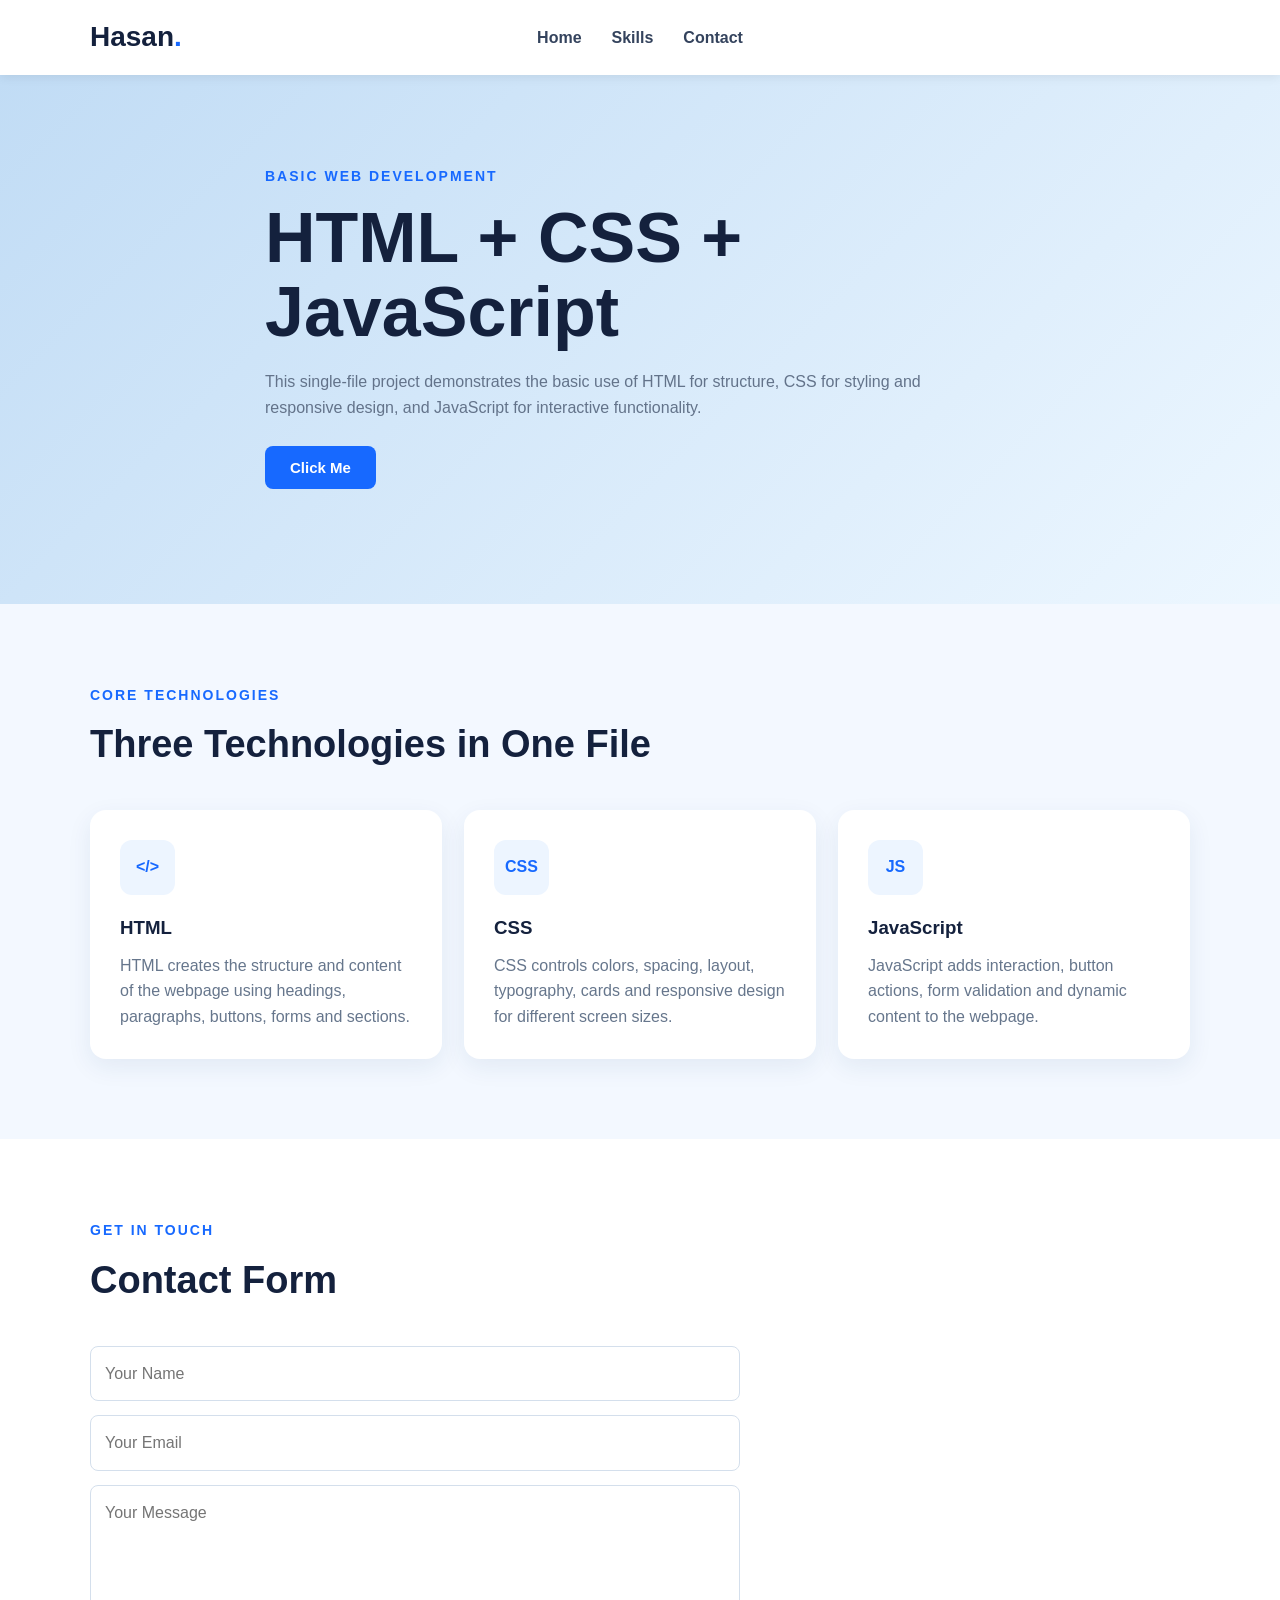
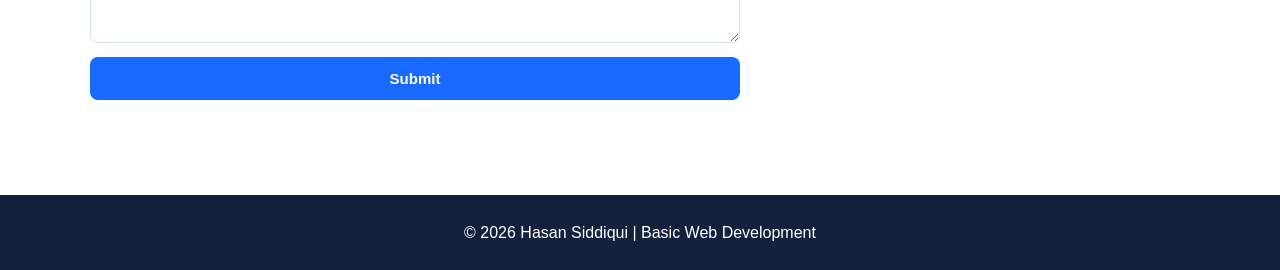
<file: Personal Portfolio Website/dot2.html>
<!DOCTYPE html>
<html lang="en">
<head>
  <meta charset="UTF-8">
  <meta name="viewport" content="width=device-width, initial-scale=1.0">
  <meta
    name="description"
    content="Basic Web Development project by Hasan Siddiqui using HTML, CSS and JavaScript."
  >
  <title>Basic Web Development | Hasan Siddiqui</title>

  <style>
    * {
      margin: 0;
      padding: 0;
      box-sizing: border-box;
    }

    html {
      scroll-behavior: smooth;
    }

    body {
      font-family: Arial, Helvetica, sans-serif;
      color: #14213d;
      background: #f3f8ff;
      line-height: 1.6;
      overflow-x: hidden;
    }

    .container {
      width: 92%;
      max-width: 1100px;
      margin: auto;
    }

    header {
      background: #ffffff;
      position: sticky;
      top: 0;
      z-index: 1000;
      box-shadow: 0 2px 10px rgba(0, 0, 0, 0.08);
    }

    .navbar {
  min-height: 75px;
  display: flex;
  align-items: center;
  justify-content: center;
  position: relative;
}

.logo {
  text-decoration: none;
  color: #14213d;
  font-size: 28px;
  font-weight: 900;
  position: absolute;
  left: 0;
}

.logo span {
  color: #1769ff;
}

nav {
  display: flex;
  gap: 30px;
}

nav a {
  text-decoration: none;
  color: #34435d;
  font-weight: 600;
  transition: 0.3s;
}

nav a:hover {
  color: #1769ff;
}

    .hero {
      min-height: 500px;
      display: flex;
      align-items: center;
      padding: 90px 0;
      background: linear-gradient(135deg, #c1dcf5, #edf7ff);
    }

    .hero-text {
      max-width: 750px;
    }

    .tag {
      color: #1769ff;
      font-size: 14px;
      font-weight: 800;
      letter-spacing: 2px;
    }

    h1 {
      font-size: clamp(42px, 6vw, 70px);
      line-height: 1.05;
      margin: 15px 0 20px;
    }

    .hero-text > p:not(.tag) {
      color: #63738a;
      margin-bottom: 25px;
      max-width: 700px;
    }

    button {
      border: none;
      padding: 13px 25px;
      border-radius: 8px;
      background: #1769ff;
      color: white;
      font-size: 15px;
      font-weight: 700;
      cursor: pointer;
      transition: 0.3s;
    }

    button:hover {
      background: #0d55d9;
      transform: translateY(-2px);
    }

    #message,
    #formMessage {
      margin-top: 15px;
      color: #1769ff;
      font-weight: 700;
    }

    .section {
      padding: 80px 0;
    }

    .section h2 {
      font-size: 38px;
      margin: 8px 0 35px;
    }

    .cards {
      display: grid;
      grid-template-columns: repeat(3, 1fr);
      gap: 22px;
    }

    .card {
      background: #ffffff;
      padding: 30px;
      border-radius: 16px;
      box-shadow: 0 8px 25px rgba(30, 70, 110, 0.08);
      transition: 0.3s ease;
    }

    .card:hover {
      transform: translateY(-6px);
    }

    .icon {
      width: 55px;
      height: 55px;
      margin-bottom: 18px;
      border-radius: 12px;
      display: grid;
      place-items: center;
      background: #edf5ff;
      color: #1769ff;
      font-weight: 800;
    }

    .card h3 {
      margin-bottom: 10px;
    }

    .card p {
      color: #66768c;
    }

    .contact {
      background: #ffffff;
    }

    form {
      max-width: 650px;
      display: flex;
      flex-direction: column;
      gap: 14px;
    }

    input,
    textarea {
      width: 100%;
      padding: 14px;
      border: 1px solid #d4dfec;
      border-radius: 8px;
      font: inherit;
      outline: none;
    }

    input:focus,
    textarea:focus {
      border-color: #1769ff;
    }

    footer {
      background: #14213d;
      color: white;
      text-align: center;
      padding: 25px;
    }

    /* Responsive Design */
    @media (max-width: 750px) {
      .cards {
        grid-template-columns: 1fr;
      }

      .hero {
        padding: 70px 0;
      }

      .navbar {
        flex-direction: column;
        gap: 12px;
        padding: 15px 0;
      }

      nav {
        gap: 18px;
        flex-wrap: wrap;
        justify-content: center;
      }
    }

    @media (max-width: 520px) {
      h1 {
        font-size: 42px;
      }

      .section {
        padding: 60px 0;
      }

      .section h2 {
        font-size: 32px;
      }

      nav {
        gap: 12px;
        font-size: 14px;
      }
    }
  </style>
</head>

<body>
  <header>
    <div class="container navbar">

      <a href="#home" class="logo">
        Hasan<span>.</span>
      </a>

      <nav>
        <a href="#home">Home</a>
        <a href="#skills">Skills</a>
        <a href="#contact">Contact</a>
      </nav>
    </div>
  </header>

  <main>
    <section id="home" class="hero">
      <div class="container hero-text">
        <p class="tag">BASIC WEB DEVELOPMENT</p>

        <h1>HTML + CSS + JavaScript</h1>

        <p>
          This single-file project demonstrates the basic use of HTML for
          structure, CSS for styling and responsive design, and JavaScript
          for interactive functionality.
        </p>

        <button id="learnBtn">Click Me</button>

        <p id="message"></p>
      </div>
    </section>

    <section id="skills" class="section">
      <div class="container">
        <p class="tag">CORE TECHNOLOGIES</p>

        <h2>Three Technologies in One File</h2>

        <div class="cards">
          <div class="card">
            <div class="icon">&lt;/&gt;</div>

            <h3>HTML</h3>

            <p>
              HTML creates the structure and content of the webpage using
              headings, paragraphs, buttons, forms and sections.
            </p>
          </div>

          <div class="card">
            <div class="icon">CSS</div>

            <h3>CSS</h3>

            <p>
              CSS controls colors, spacing, layout, typography, cards and
              responsive design for different screen sizes.
            </p>
          </div>

          <div class="card">
            <div class="icon">JS</div>

            <h3>JavaScript</h3>

            <p>
              JavaScript adds interaction, button actions, form validation
              and dynamic content to the webpage.
            </p>
          </div>

        </div>
      </div>
    </section>

    <section id="contact" class="section contact">
      <div class="container">

        <p class="tag">GET IN TOUCH</p>

        <h2>Contact Form</h2>

        <form id="contactForm">

          <input
            type="text"
            id="name"
            placeholder="Your Name"
            autocomplete="name"
            required
          >

          <input
            type="email"
            id="email"
            placeholder="Your Email"
            autocomplete="email"
            required
          >

          <textarea
            id="userMessage"
            rows="5"
            placeholder="Your Message"
            required
          ></textarea>

          <button type="submit">Submit</button>
        </form>

        <p id="formMessage"></p>
      </div>
    </section>

  </main>

  <footer>
    <p>
      © <span id="year"></span> Hasan Siddiqui |
      Basic Web Development
    </p>
  </footer>

  <script>
    const year = document.getElementById("year");

    if (year) {
      year.textContent = new Date().getFullYear();
    }

    const learnBtn = document.getElementById("learnBtn");
    const message = document.getElementById("message");

    if (learnBtn) {
      learnBtn.addEventListener("click", function () {
        message.textContent =
          "Great! JavaScript is working successfully.";
      });
    }

    const contactForm = document.getElementById("contactForm");
    const formMessage = document.getElementById("formMessage");

    if (contactForm) {
      contactForm.addEventListener("submit", function (event) {
        event.preventDefault();

        const name = document.getElementById("name").value.trim();
        const email = document.getElementById("email").value.trim();

        const userMessage =
          document.getElementById("userMessage").value.trim();

        const emailPattern =
          /^[^\s@]+@[^\s@]+\.[^\s@]+$/;


        if (name === "") {
          formMessage.textContent = "Please enter your name.";
          return;
        }

        if (!emailPattern.test(email)) {
          formMessage.textContent =
            "Please enter a valid email address.";
          return;
        }

        if (userMessage === "") {
          formMessage.textContent =
            "Please enter your message.";
          return;
        }

        formMessage.textContent =
          `Thank you, ${name}! Your message has been submitted successfully.`;

        contactForm.reset();
      });
    }
  </script>
</body>
</html>
</file>
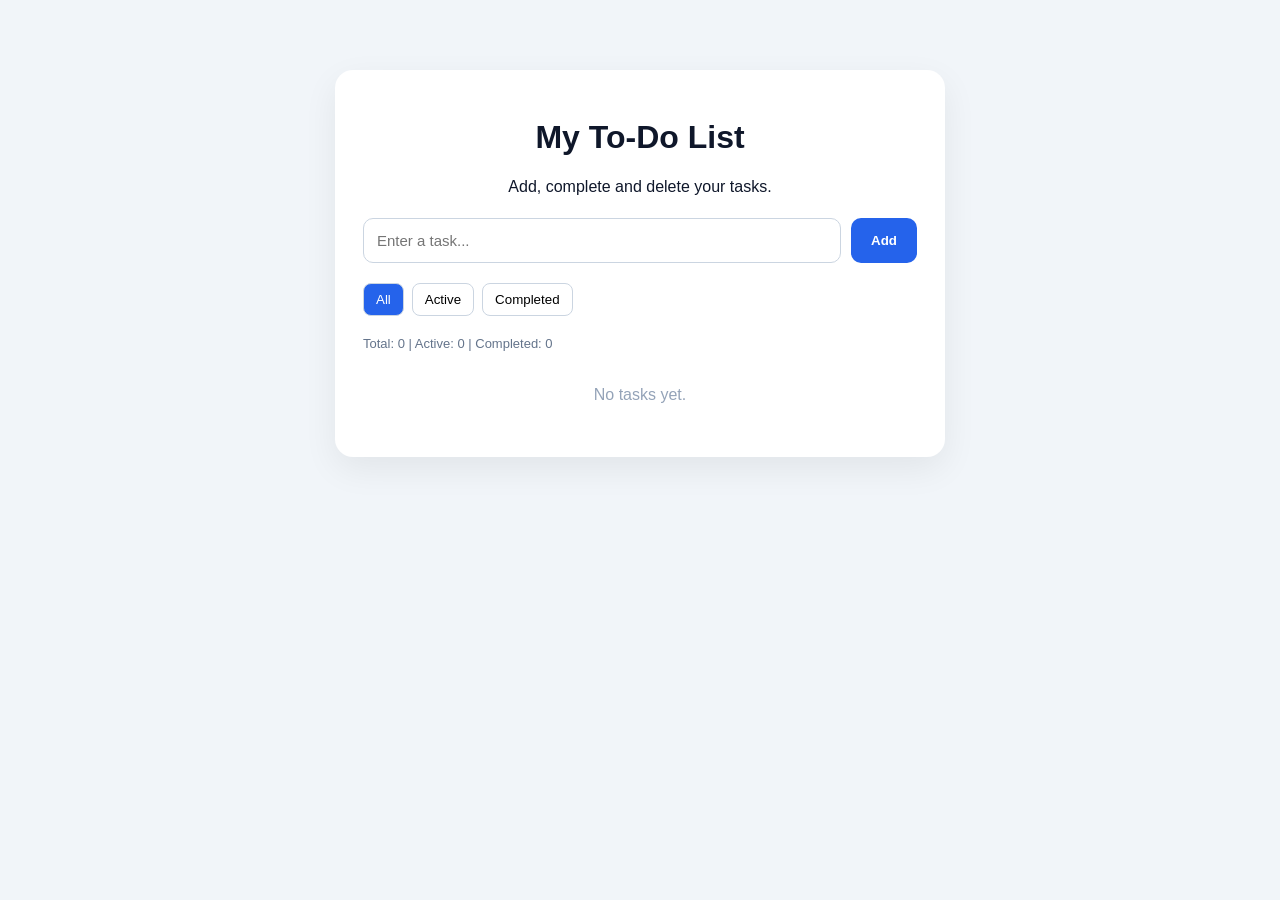
<file: Personal Portfolio Website/todo.html>
<!DOCTYPE html>
<html lang="en"><head><meta charset="UTF-8"><meta name="viewport" content="width=device-width,initial-scale=1.0"><title>Hasan Siddiqui | To-Do List</title>
<style>
*{box-sizing:border-box}
body{
    margin:0;
    font-family:Arial,sans-serif;
    background:#f1f5f9;
    color:#0f172a
}
.app{
    max-width:650px;
    margin:50px auto;
    padding:20px
}
.card{
    background:white;
    border-radius:18px;
    padding:28px;
    box-shadow:0 12px 35px #0001
}
.title{
    text-align:center;
    margin-bottom:22px
}
.add{
    display:flex;
    gap:10px
}
.add input{
    flex:1;
    padding:13px;
    border:1px solid #cbd5e1;
    border-radius:10px;
    font-size:15px
}
.add button{
    border:0;
    border-radius:10px;
    padding:0 20px;
    background:#2563eb;
    color:#fff;
    font-weight:700;
    cursor:pointer
}
.filters{
    display:flex;
    gap:8px;
    margin:20px 0
}
.filters button{
    border:1px solid #cbd5e1;
    background:#fff;
    padding:8px 12px;
    border-radius:8px;
    cursor:pointer
}
.filters button.active{
    background:#2563eb;
    color:white
}
.stats{
    font-size:13px;
    color:#64748b;
    margin-bottom:10px
}
.list{
    list-style:none;
    padding:0;
    margin:0
}
.item{
    display:flex;
    align-items:center;
    gap:10px;
    padding:12px 0;
    border-bottom:1px solid #e2e8f0
}
.item span{
    flex:1
}
.item.completed span{
    text-decoration:line-through;
    color:#94a3b8
}
.delete{
    border:0;
    background:#fee2e2;
    color:#b91c1c;
    padding:7px 10px;
    border-radius:7px;
    cursor:pointer
}
.empty{
    text-align:center;
    color:#94a3b8;padding:25px
}
</style>
</head>
     <body>
        <div class="app">
            <div class="card">
                <div class="title">
                    <h1>My To-Do List</h1>
                    <p>Add, complete and delete your tasks.</p>
                </div>
<form class="add" id="todoForm">
    <input id="taskInput" placeholder="Enter a task..." autocomplete="off">
    <button>Add</button>
</form>
   <div class="filters">
    <button data-filter="all" class="active">All</button>
    <button data-filter="active">Active</button>
    <button data-filter="completed">Completed</button>
   </div>
    <div class="stats" id="stats"></div>
       <ul class="list" id="list"></ul>
    <div class="empty" id="empty">No tasks yet.</div>
  </div>
</div>
<script>
const KEY='hasan_todo_tasks';
let tasks=JSON.parse(localStorage.getItem(KEY)||'[]'),filter='all';
const input=document.getElementById('taskInput'),list=document.getElementById('list'),empty=document.getElementById('empty'),stats=document.getElementById('stats');
function save(){
    localStorage.setItem(KEY,JSON.stringify(tasks));render()}
function render(){
    list.innerHTML='';
    const shown=tasks.filter(t=>filter==='all'||(filter==='active'&&!t.done)||(filter==='completed'&&t.done));
    empty.style.display=shown.length?'none':'block';
    stats.textContent=`Total: ${tasks.length} | Active: ${tasks.filter(t=>!t.done).length} | Completed: ${tasks.filter(t=>t.done).length}`;
    shown.forEach(t=>{const li=document.createElement('li');
    li.className='item'+(t.done?' completed':'');
    li.innerHTML=`<input type="checkbox" ${t.done?'checked':''} aria-label="complete task"><span></span><button class="delete">Delete</button>`;
    li.querySelector('span').textContent=t.text;
    li.querySelector('input').onchange=()=>{t.done=!t.done;save()};
    li.querySelector('.delete').onclick=()=>{tasks=tasks.filter(x=>x.id!==t.id);save()};
    list.appendChild(li)})
}
document.getElementById('todoForm').onsubmit=e=>{e.preventDefault();
const text=input.value.trim();
if(!text)return;
tasks.push({id:Date.now(),text,done:false});
input.value='';save();
input.focus()};
document.querySelectorAll('[data-filter]').forEach(b=>b.onclick=()=>{filter=b.dataset.filter;
document.querySelectorAll('[data-filter]').forEach(x=>x.classList.remove('active'));
b.classList.add('active');render()});render();
</script>
</body>
</html>
</file>
<file: Multi Page/style.css>
@property --a {
    syntax: "<angle>";
    initial-value: 0deg;
    inherits: false
}

:root {
    --bg: #090a0f;
    --sf: #11131b;
    --ln: #232738;
    --tx: #e9ecf5;
    --mu: #8b92a8;
    --ac: #6c8cff;
    --ac2: #3de0c0;
    --v: #a77bff;
    --glass: rgba(255, 255, 255, .05);
    --edge: rgba(255, 255, 255, .22);
    --r: 16px;
    --mx: 50%;
    --my: 50%;
    --sh: 0 1px 0 rgba(255, 255, 255, .1) inset, 0 24px 48px -24px rgba(0, 0, 0, .7), 0 0 70px -28px color-mix(in srgb, var(--ac) 70%, transparent)
}

[data-theme=light] {
    --bg: #f5f6fa;
    --sf: #fff;
    --ln: #dfe2ee;
    --tx: #14172a;
    --mu: #5b627a;
    --ac: #3b5bdb;
    --ac2: #0a9c80;
    --v: #7c4dff;
    --glass: rgba(255, 255, 255, .62);
    --edge: rgba(255, 255, 255, .95);
    --sh: 0 1px 0 #fff inset, 0 24px 50px -26px rgba(40, 50, 120, .35), 0 0 60px -30px color-mix(in srgb, var(--ac) 60%, transparent)
}

* {
    box-sizing: border-box;
    margin: 0;
    padding: 0
}

html {
    scroll-behavior: smooth;
    scroll-padding-top: 84px;
    color-scheme: dark light
}

body {
    font: 400 1rem/1.7 Sora, system-ui, sans-serif;
    background: var(--bg);
    color: var(--tx);
    overflow-x: hidden
}

a {
    color: inherit;
    text-decoration: none
}

button,
input,
textarea {
    font: inherit;
    color: inherit
}

:focus-visible {
    outline: 2px solid var(--ac);
    outline-offset: 3px;
    border-radius: 6px
}

.wrap {
    width: min(1120px, 100% - 2.5rem);
    margin-inline: auto
}

.muted {
    color: var(--mu)
}

.skip {
    position: absolute;
    left: -999px
}

.skip:focus {
    left: 1rem;
    top: 1rem;
    z-index: 99;
    background: var(--ac);
    color: #fff;
    padding: .5rem 1rem;
    border-radius: 8px
}

/* background fx */
.aurora {
    position: fixed;
    inset: 0;
    z-index: -3;
    overflow: hidden;
    pointer-events: none
}

.aurora i {
    position: absolute;
    width: 46vmax;
    height: 46vmax;
    border-radius: 50%;
    filter: blur(90px);
    opacity: .5;
    animation: drift 22s ease-in-out infinite alternate
}

.aurora i:nth-child(1) {
    background: var(--ac);
    left: -12%;
    top: -15%
}

.aurora i:nth-child(2) {
    background: var(--v);
    right: -15%;
    top: 15%;
    animation-duration: 28s;
    animation-delay: -8s
}

.aurora i:nth-child(3) {
    background: var(--ac2);
    left: 25%;
    bottom: -30%;
    opacity: .28;
    animation-duration: 32s;
    animation-delay: -14s
}

[data-theme=light] .aurora i {
    opacity: .28
}

@keyframes drift {
    to {
        transform: translate(9vw, 7vh) scale(1.25) rotate(40deg)
    }
}

body::before {
    content: "";
    position: fixed;
    inset: 0;
    z-index: -2;
    pointer-events: none;
    background-image: linear-gradient(var(--ln) 1px, transparent 1px), linear-gradient(90deg, var(--ln) 1px, transparent 1px);
    background-size: 56px 56px;
    opacity: .35;
    mask-image: radial-gradient(ellipse at 50% 20%, #000 20%, transparent 75%)
}

#fx {
    position: fixed;
    inset: 0;
    width: 100%;
    height: 100%;
    z-index: -1;
    pointer-events: none
}

.glow {
    position: fixed;
    left: 0;
    top: 0;
    width: 520px;
    height: 520px;
    margin: -260px 0 0 -260px;
    border-radius: 50%;
    pointer-events: none;
    z-index: -1;
    background: radial-gradient(circle, color-mix(in srgb, var(--ac) 22%, transparent), transparent 65%);
    will-change: transform
}

.progress {
    position: fixed;
    inset: 0 0 auto;
    height: 3px;
    background: linear-gradient(90deg, var(--ac), var(--ac2));
    box-shadow: 0 0 14px var(--ac);
    transform-origin: 0 50%;
    transform: scaleX(0);
    z-index: 60;
    animation: grow linear both;
    animation-timeline: scroll()
}

@keyframes grow {
    to {
        transform: scaleX(1)
    }
}

/* header */
.bar {
    position: sticky;
    top: 0;
    z-index: 50;
    display: flex;
    align-items: center;
    justify-content: space-between;
    gap: 1rem;
    padding: .7rem max(1.25rem, calc((100% - 1120px)/2));
    background: color-mix(in srgb, var(--bg) 40%, transparent);
    backdrop-filter: blur(22px) saturate(180%);
    border-bottom: 1px solid var(--ln);
    box-shadow: 0 10px 40px -20px #000a
}

.brand {
    display: flex;
    align-items: center;
    gap: .7rem;
    line-height: 1.2
}

.brand img {
    width: 42px;
    height: 42px;
    border-radius: 50%;
    background: #05060b;
    box-shadow: 0 0 0 1px var(--edge), 0 0 22px color-mix(in srgb, var(--ac) 60%, transparent);
    transition: transform .4s
}

.brand:hover img {
    transform: rotate(-8deg) scale(1.1)
}

.brand b {
    display: block;
    font-size: .95rem
}

.brand small {
    display: block;
    font: 400 .7rem "JetBrains Mono", monospace;
    color: var(--mu)
}

.nav {
    display: flex;
    gap: 1.6rem;
    font-size: .9rem;
    color: var(--mu)
}

.nav a {
    position: relative;
    padding: .3rem 0;
    transition: color .2s
}

.nav a::after {
    content: "";
    position: absolute;
    left: 0;
    right: 0;
    bottom: 0;
    height: 2px;
    border-radius: 2px;
    background: linear-gradient(90deg, var(--ac), var(--ac2));
    transform: scaleX(0);
    transition: transform .25s
}

.nav a:hover,
.nav a.on {
    color: var(--tx)
}

.nav a:hover::after,
.nav a.on::after {
    transform: scaleX(1)
}

.tools {
    display: flex;
    gap: .5rem;
    align-items: center
}

.chip,
.icon,
.btn:not(.primary),
.status,
.spot,
.editor,
.links a {
    background: var(--glass);
    backdrop-filter: blur(18px) saturate(170%);
    -webkit-backdrop-filter: blur(18px) saturate(170%)
}

.chip,
.icon {
    border: 1px solid var(--ln);
    border-radius: 10px;
    padding: .45rem .8rem;
    font-size: .8rem;
    cursor: pointer;
    transition: border-color .2s
}

.chip:hover,
.icon:hover {
    border-color: var(--ac)
}

.icon {
    width: 38px;
    height: 38px;
    padding: 0
}

.menu {
    display: none
}

/* type + buttons */
h1,
h2 {
    background: linear-gradient(100deg, var(--tx) 0%, var(--ac) 35%, var(--v) 60%, var(--ac2) 85%, var(--tx) 100%);
    background-size: 250% 100%;
    -webkit-background-clip: text;
    background-clip: text;
    -webkit-text-fill-color: transparent;
    animation: flow 9s linear infinite;
    letter-spacing: -.03em;
    text-wrap: balance
}

@keyframes flow {
    to {
        background-position: -250% 0
    }
}

h1 {
    font-size: clamp(2.1rem, 5.2vw, 3.7rem);
    line-height: 1.1;
    font-weight: 800;
    margin: 1.2rem 0
}

h2 {
    font-size: clamp(1.6rem, 3.4vw, 2.3rem);
    margin-bottom: 1.4rem
}

h3 {
    font-size: 1.05rem;
    margin-bottom: .4rem
}

.lead {
    color: var(--mu);
    max-width: 54ch;
    text-wrap: pretty
}

.eyebrow,
.status {
    display: inline-flex;
    align-items: center;
    gap: .6rem;
    font-size: .8rem;
    color: var(--mu);
    border: 1px solid var(--ln);
    padding: .4rem .9rem;
    border-radius: 99px
}

.eyebrow::before,
.status i {
    content: "";
    width: 8px;
    height: 8px;
    border-radius: 50%;
    background: linear-gradient(135deg, var(--ac2), var(--ac));
    animation: ping 2s infinite
}

@keyframes ping {
    0% {
        box-shadow: 0 0 0 0 var(--ac2)
    }

    70%,
    100% {
        box-shadow: 0 0 0 9px transparent
    }
}

.cta {
    display: flex;
    flex-wrap: wrap;
    gap: .8rem;
    margin-top: 2rem
}

.btn {
    position: relative;
    overflow: hidden;
    display: inline-flex;
    align-items: center;
    justify-content: center;
    padding: .8rem 1.4rem;
    border-radius: 12px;
    border: 1px solid var(--ln);
    font-weight: 600;
    font-size: .9rem;
    cursor: pointer;
    transition: transform .2s, border-color .2s, box-shadow .3s, background-position .5s;
    will-change: transform
}

.btn:hover {
    border-color: var(--ac)
}

.btn.primary {
    border: 0;
    color: #fff;
    background: linear-gradient(120deg, var(--ac), var(--v) 55%, var(--ac2));
    background-size: 200% 100%;
    box-shadow: 0 12px 30px -8px color-mix(in srgb, var(--ac) 80%, transparent), 0 1px 0 rgba(255, 255, 255, .4) inset
}

.btn.primary::after {
    content: "";
    position: absolute;
    inset: 0;
    background: linear-gradient(105deg, transparent 35%, rgba(255, 255, 255, .55) 50%, transparent 65%);
    transform: translateX(-120%)
}

.btn.primary:hover {
    background-position: 100% 0;
    box-shadow: 0 18px 44px -8px color-mix(in srgb, var(--v) 90%, transparent), 0 1px 0 rgba(255, 255, 255, .4) inset
}

.btn.primary:hover::after {
    transform: translateX(120%);
    transition: transform .7s
}

/* glass cards */
.spot,
.editor {
    --c: var(--ac);
    position: relative;
    isolation: isolate;
    overflow: hidden;
    border: 1px solid transparent;
    border-radius: var(--r);
    padding: 1.5rem;
    box-shadow: var(--sh);
    transition: box-shadow .3s
}

.editor {
    padding: 0;
    overflow: visible
}

.spot::before {
    content: "";
    position: absolute;
    inset: 0;
    z-index: -1;
    opacity: 0;
    transition: opacity .3s;
    background: radial-gradient(18rem circle at var(--mx) var(--my), color-mix(in srgb, var(--c) 24%, transparent), transparent 70%)
}

.spot::after,
.editor::after {
    content: "";
    position: absolute;
    inset: 0;
    border-radius: inherit;
    padding: 1px;
    pointer-events: none;
    background: linear-gradient(140deg, var(--edge), transparent 35%, transparent 65%, color-mix(in srgb, var(--c) 70%, transparent));
    -webkit-mask: linear-gradient(#000 0 0) content-box, linear-gradient(#000 0 0);
    -webkit-mask-composite: xor;
    mask-composite: exclude
}

.spot:hover {
    box-shadow: var(--sh), 0 0 0 1px color-mix(in srgb, var(--c) 40%, transparent), 0 30px 70px -20px color-mix(in srgb, var(--c) 55%, transparent)
}

.spot:hover::before {
    opacity: 1
}

.spot p,
.spot dd {
    color: var(--mu);
    font-size: .92rem
}

.rv.in.spot {
    transform: perspective(800px) rotateX(var(--rx, 0deg)) rotateY(var(--ry, 0deg));
    transition: transform .18s, opacity .6s, box-shadow .3s
}

.ico {
    display: grid;
    place-items: center;
    width: 52px;
    height: 52px;
    margin-bottom: 1rem;
    border-radius: 14px;
    font-size: 1.5rem;
    color: var(--c);
    background: color-mix(in srgb, var(--c) 14%, transparent);
    border: 1px solid color-mix(in srgb, var(--c) 35%, transparent);
    box-shadow: 0 0 28px -8px var(--c)
}

.ico svg {
    width: 26px;
    height: 26px
}

.grid {
    display: grid;
    gap: 1rem;
    grid-template-columns: repeat(auto-fill, minmax(min(100%, 290px), 1fr))
}

.sec {
    padding-top: 5.5rem
}

.hero {
    display: grid;
    grid-template-columns: 1.1fr .9fr;
    gap: 3.5rem;
    align-items: center;
    min-height: calc(100svh - 70px);
    padding-block: 3rem
}

.hero.solo {
    grid-template-columns: 1fr;
    min-height: auto;
    padding-block: 5rem 1rem
}

.editor {
    box-shadow: var(--sh), 0 50px 100px -40px color-mix(in srgb, var(--v) 60%, transparent);
    transform: perspective(900px) rotateY(var(--ry, 0deg)) rotateX(var(--rx, 0deg));
    transition: transform .15s
}

.tabs {
    display: flex;
    gap: .4rem;
    padding: .8rem 1rem;
    border-bottom: 1px solid var(--ln)
}

.tabs span {
    width: 11px;
    height: 11px;
    border-radius: 50%;
    background: #ff5f57
}

.tabs span:nth-child(2) {
    background: #febc2e
}

.tabs span:nth-child(3) {
    background: #28c840
}

pre {
    padding: 1.2rem 1.3rem 1.5rem;
    font: 400 .82rem/1.9 "JetBrains Mono", monospace;
    min-height: 15rem;
    white-space: pre-wrap
}

pre .ln {
    display: block;
    animation: in .3s both
}

@keyframes in {
    from {
        opacity: 0;
        transform: translateX(-6px)
    }
}

.k {
    color: var(--ac)
}

.s {
    color: var(--ac2)
}

.caret {
    display: inline-block;
    width: 8px;
    height: 1em;
    background: var(--ac);
    vertical-align: -.15em;
    animation: bl 1s steps(1) infinite
}

@keyframes bl {
    50% {
        opacity: 0
    }
}

.page-head {
    padding: 5rem 0 0
}

.page-head p {
    font: 600 .78rem "JetBrains Mono", monospace;
    color: var(--ac);
    letter-spacing: .14em
}

/* forms + contact */
.contact {
    display: grid;
    grid-template-columns: 1fr 1fr;
    gap: 3rem
}

.links {
    list-style: none;
    display: grid;
    gap: .6rem;
    margin-top: 1.6rem
}

.links a,
.links li>div {
    display: flex;
    justify-content: space-between;
    gap: 1rem;
    padding: .8rem 1rem;
    border: 1px solid var(--ln);
    border-radius: 12px;
    font-size: .92rem;
    background: var(--glass);
    transition: border-color .2s
}

.links a:hover {
    border-color: var(--ac)
}

.links small {
    color: var(--mu)
}

form {
    display: grid;
    gap: 1rem
}

label {
    display: grid;
    gap: .35rem;
    font-size: .82rem;
    color: var(--mu)
}

input,
textarea {
    background: color-mix(in srgb, var(--bg) 55%, transparent);
    border: 1px solid var(--ln);
    border-radius: 10px;
    padding: .7rem .9rem;
    resize: vertical
}

input:focus,
textarea:focus {
    outline: none;
    border-color: var(--ac);
    box-shadow: 0 0 0 4px color-mix(in srgb, var(--ac) 25%, transparent), 0 0 26px -8px var(--ac)
}

input:user-invalid,
textarea:user-invalid {
    border-color: #ff6b6b
}

.err {
    color: #ff6b6b;
    font-size: .82rem;
    min-height: 1.2em
}

.foot {
    display: flex;
    justify-content: space-between;
    align-items: center;
    margin-block: 6rem 2rem;
    padding-top: 1.5rem;
    border-top: 1px solid var(--ln);
    color: var(--mu);
    font-size: .85rem
}

.toast {
    position: fixed;
    left: 50%;
    bottom: 1.5rem;
    transform: translate(-50%, 2rem);
    opacity: 0;
    background: var(--tx);
    color: var(--bg);
    padding: .6rem 1.1rem;
    border-radius: 10px;
    font-size: .85rem;
    transition: .3s;
    z-index: 90;
    pointer-events: none
}

.toast.on {
    opacity: 1;
    transform: translate(-50%, 0)
}

.rv {
    opacity: 0;
    transform: translateY(14px);
    transition: opacity .6s, transform .6s
}

.rv.in {
    opacity: 1;
    transform: none
}

.count {
    font: 400 .8rem "JetBrains Mono", monospace;
    color: var(--mu)
}

.head {
    display: flex;
    align-items: baseline;
    justify-content: space-between;
    gap: 1rem
}

.open {
    display: inline-flex;
    gap: .5rem;
    margin-top: 1.2rem;
    font-weight: 600;
    font-size: .88rem;
    color: var(--c)
}

.open span {
    transition: transform .25s
}

.spot:hover .open span {
    transform: translateX(5px)
}

@media(max-width:860px) {

    .hero,
    .contact {
        grid-template-columns: 1fr;
        gap: 2rem
    }

    .hero {
        min-height: auto
    }

    .glow {
        display: none
    }

    .menu {
        display: grid
    }

    .nav {
        position: fixed;
        inset: 64px 0 auto;
        flex-direction: column;
        gap: 0;
        background: var(--bg);
        border-bottom: 1px solid var(--ln);
        padding: .5rem 1.25rem;
        transform: translateY(-130%);
        transition: transform .3s;
        z-index: -1
    }

    .nav.open {
        transform: none
    }

    .nav a {
        padding: .9rem 0;
        border-bottom: 1px solid var(--ln)
    }
}

@media(prefers-reduced-motion:reduce) {

    *,
    ::before,
    ::after {
        animation: none !important;
        transition: none !important;
        scroll-behavior: auto !important
    }

    .rv {
        opacity: 1;
        transform: none
    }
}
</file>
<file: Personal Portfolio Website/style.css>
@property --a{syntax:"<angle>";initial-value:0deg;inherits:false}
:root{--bg:#090a0f;--sf:#11131b;--ln:#232738;--tx:#e9ecf5;--mu:#8b92a8;--ac:#6c8cff;--ac2:#3de0c0;--r:16px;--mx:50%;--my:50%}
[data-theme=light]{--bg:#f5f6fa;--sf:#fff;--ln:#dfe2ee;--tx:#14172a;--mu:#5b627a;--ac:#3b5bdb;--ac2:#0a9c80}
*{box-sizing:border-box;margin:0;padding:0}
html{scroll-behavior:smooth;scroll-padding-top:84px;color-scheme:dark light}
body{font:400 1rem/1.7 Sora,system-ui,sans-serif;background:var(--bg);color:var(--tx);overflow-x:hidden;
background-image:radial-gradient(60rem 30rem at 85% -5%,color-mix(in srgb,var(--ac) 16%,transparent),transparent),radial-gradient(40rem 25rem at 0% 40%,color-mix(in srgb,var(--ac2) 8%,transparent),transparent)}
a{color:inherit;text-decoration:none}button,input,textarea{font:inherit;color:inherit}
:focus-visible{outline:2px solid var(--ac);outline-offset:3px;border-radius:6px}
.wrap{width:min(1120px,100% - 2.5rem);margin-inline:auto}
.muted{color:var(--mu)}
.skip{position:absolute;left:-999px}.skip:focus{left:1rem;top:1rem;z-index:99;background:var(--ac);color:#fff;padding:.5rem 1rem;border-radius:8px}
.progress{position:fixed;inset:0 0 auto;height:3px;background:linear-gradient(90deg,var(--ac),var(--ac2));transform-origin:0 50%;transform:scaleX(0);z-index:60;animation:grow linear both;animation-timeline:scroll()}
@keyframes grow{to{transform:scaleX(1)}}

.bar{position:sticky;top:0;z-index:50;display:flex;align-items:center;justify-content:space-between;gap:1rem;padding:.8rem max(1.25rem,calc((100% - 1120px)/2));background:color-mix(in srgb,var(--bg) 78%,transparent);backdrop-filter:blur(14px);border-bottom:1px solid var(--ln)}
.brand{display:flex;align-items:center;gap:.6rem;font:600 .9rem "JetBrains Mono",monospace}
.brand b{display:grid;place-items:center;width:34px;height:34px;border-radius:10px;background:linear-gradient(135deg,var(--ac),var(--ac2));color:#06070b}
.nav{display:flex;gap:1.6rem;font-size:.9rem;color:var(--mu)}
.nav a{position:relative;padding:.3rem 0;transition:color .2s}
.nav a::after{content:"";position:absolute;left:0;right:0;bottom:0;height:2px;background:var(--ac);transform:scaleX(0);transition:transform .25s}
.nav a:hover,.nav a.on{color:var(--tx)}.nav a:hover::after,.nav a.on::after{transform:scaleX(1)}
.tools{display:flex;gap:.5rem;align-items:center}
.chip,.icon{background:var(--sf);border:1px solid var(--ln);border-radius:10px;padding:.45rem .8rem;font-size:.8rem;cursor:pointer;transition:border-color .2s}
.chip:hover,.icon:hover,.chip[aria-pressed=true]{border-color:var(--ac)}
.icon{width:38px;height:38px;padding:0}.menu{display:none}
kbd{font:600 .68rem "JetBrains Mono",monospace;color:var(--mu);margin-left:.4rem}

.hero{display:grid;grid-template-columns:1.1fr .9fr;gap:3.5rem;align-items:center;min-height:calc(100svh - 70px);padding-block:3rem}
.status{display:inline-flex;align-items:center;gap:.6rem;font-size:.82rem;color:var(--mu);border:1px solid var(--ln);background:var(--sf);padding:.4rem .9rem;border-radius:99px}
.status i{width:8px;height:8px;border-radius:50%;background:var(--ac2);box-shadow:0 0 0 0 var(--ac2);animation:ping 2s infinite}
@keyframes ping{70%{box-shadow:0 0 0 9px transparent}100%{box-shadow:0 0 0 0 transparent}}
h1{font-size:clamp(2.1rem,5.2vw,3.9rem);line-height:1.08;letter-spacing:-.035em;font-weight:800;margin:1.4rem 0 1.2rem;text-wrap:balance}
.lead{color:var(--mu);max-width:52ch;text-wrap:pretty}
.cta{display:flex;flex-wrap:wrap;gap:.8rem;margin-top:2rem}
.btn{display:inline-flex;align-items:center;justify-content:center;padding:.8rem 1.4rem;border-radius:12px;border:1px solid var(--ln);background:var(--sf);font-weight:600;font-size:.9rem;cursor:pointer;transition:transform .2s,border-color .2s}
.btn:hover{transform:translateY(-2px);border-color:var(--ac)}
.btn.primary{background:var(--ac);border-color:var(--ac);color:#fff}

.editor{position:relative;background:var(--sf);border:1px solid var(--ln);border-radius:var(--r);box-shadow:0 30px 80px -30px color-mix(in srgb,var(--ac) 45%,transparent);transform:perspective(900px) rotateY(var(--ry,0deg)) rotateX(var(--rx,0deg));transition:transform .15s}
.tabs{display:flex;align-items:center;gap:.4rem;padding:.8rem 1rem;border-bottom:1px solid var(--ln)}
.tabs span{width:11px;height:11px;border-radius:50%;background:#ff5f57}.tabs span:nth-child(2){background:#febc2e}.tabs span:nth-child(3){background:#28c840}
.tabs em{margin-left:.8rem;font:400 .75rem "JetBrains Mono",monospace;color:var(--mu)}
pre{padding:1.2rem 1.3rem 1.5rem;font:400 .82rem/1.9 "JetBrains Mono",monospace;min-height:17.5rem;overflow:hidden;white-space:pre-wrap}
pre .ln{display:block;animation:in .3s both}@keyframes in{from{opacity:0;transform:translateX(-6px)}}
.k{color:#c792ea}.s{color:var(--ac2)}.p{color:var(--ac)}.b{color:#ffb86c}
.caret{display:inline-block;width:8px;height:1em;background:var(--ac);vertical-align:-.15em;animation:bl 1s steps(1) infinite}@keyframes bl{50%{opacity:0}}
.ring{position:absolute;right:-14px;top:-34px;z-index:2;padding:3px;border-radius:50%;background:conic-gradient(from var(--a),var(--ac),var(--ac2),var(--ac));animation:spin 6s linear infinite}
@keyframes spin{to{--a:360deg}}
.ring img{display:block;width:96px;height:96px;border-radius:50%;object-fit:cover;border:3px solid var(--bg)}

.facts{display:grid;grid-template-columns:repeat(auto-fit,minmax(200px,1fr));border:1px solid var(--ln);border-radius:var(--r);background:var(--sf);overflow:hidden}
.facts div{padding:1.2rem 1.4rem;border-right:1px solid var(--ln)}.facts div:last-child{border:0}
.facts small{display:block;color:var(--mu);font-size:.75rem}.facts b{font-weight:600;font-size:.95rem}
.sec{padding-top:6rem}
h2{font-size:clamp(1.6rem,3.4vw,2.3rem);letter-spacing:-.03em;margin-bottom:2rem}
h3{font-size:1.05rem;margin-bottom:.4rem}
.head{display:flex;align-items:baseline;justify-content:space-between;gap:1rem}.head h2{margin-bottom:1.2rem}

.spot{position:relative;isolation:isolate;overflow:hidden;background:var(--sf);border:1px solid var(--ln);border-radius:var(--r);padding:1.4rem;transition:border-color .25s}
.spot::before{content:"";position:absolute;inset:0;z-index:-1;opacity:0;transition:opacity .3s;background:radial-gradient(18rem circle at var(--mx) var(--my),color-mix(in srgb,var(--ac) 22%,transparent),transparent 70%)}
.spot:hover{border-color:color-mix(in srgb,var(--ac) 60%,var(--ln))}.spot:hover::before{opacity:1}
.spot p,.spot dd{color:var(--mu);font-size:.9rem}

.about{display:grid;grid-template-columns:1fr 1fr;gap:3rem;align-items:start}.about>p{font-size:1.1rem;color:var(--mu);text-wrap:pretty}
dl{display:grid;gap:.9rem}dt{font-size:.75rem;color:var(--ac);font-weight:600;margin-bottom:.2rem}
.grid{display:grid;gap:1rem;grid-template-columns:repeat(auto-fill,minmax(min(100%,300px),1fr))}
.repos a.spot{display:flex;flex-direction:column;gap:.5rem;min-height:11rem}
.repos .meta{display:flex;justify-content:space-between;font:400 .72rem "JetBrains Mono",monospace;color:var(--mu);margin-top:auto;padding-top:.8rem}
.repos h3{text-transform:capitalize}
.filters{display:flex;flex-wrap:wrap;gap:.5rem;margin-bottom:1.4rem}
.filters .chip[aria-pressed=true]{background:color-mix(in srgb,var(--ac) 16%,var(--sf))}
.repos a.spot[hidden]{display:none}

.contact{display:grid;grid-template-columns:1fr 1fr;gap:3rem}
.links{list-style:none;display:grid;gap:.6rem;margin-top:1.6rem}
.links a,.copy{display:flex;justify-content:space-between;width:100%;padding:.8rem 1rem;border:1px solid var(--ln);border-radius:12px;background:var(--sf);cursor:pointer;transition:border-color .2s;font-size:.92rem;text-align:left}
.links a:hover,.copy:hover{border-color:var(--ac)}.copy small{color:var(--ac)}
form{display:grid;gap:1rem}label{display:grid;gap:.35rem;font-size:.82rem;color:var(--mu)}
input,textarea{background:var(--bg);border:1px solid var(--ln);border-radius:10px;padding:.7rem .9rem;resize:vertical}
input:focus,textarea:focus{outline:none;border-color:var(--ac)}
input:user-invalid,textarea:user-invalid{border-color:#ff6b6b}
.err{color:#ff6b6b;font-size:.82rem;min-height:1.2em}
.foot{display:flex;justify-content:space-between;align-items:center;margin-block:6rem 2rem;padding-top:1.5rem;border-top:1px solid var(--ln);color:var(--mu);font-size:.85rem}

dialog{margin:12vh auto auto;width:min(520px,92%);background:var(--sf);color:var(--tx);border:1px solid var(--ln);border-radius:var(--r);padding:0;box-shadow:0 40px 100px #0008;overflow:hidden}
dialog::backdrop{background:#0009;backdrop-filter:blur(4px)}
dialog input{width:100%;border:0;border-bottom:1px solid var(--ln);border-radius:0;background:transparent;padding:1rem 1.2rem}
#pl{list-style:none;max-height:16rem;overflow:auto;padding:.4rem}
#pl li{padding:.65rem .9rem;border-radius:8px;cursor:pointer;font-size:.9rem}#pl li.sel,#pl li:hover{background:color-mix(in srgb,var(--ac) 18%,transparent)}
.toast{position:fixed;left:50%;bottom:1.5rem;transform:translate(-50%,2rem);opacity:0;background:var(--tx);color:var(--bg);padding:.6rem 1.1rem;border-radius:10px;font-size:.85rem;transition:.3s;z-index:90;pointer-events:none}.toast.on{opacity:1;transform:translate(-50%,0)}

.rv{opacity:0;transform:translateY(14px);transition:opacity .6s,transform .6s}.rv.in{opacity:1;transform:none}

@container (min-width:0){}
@media(max-width:860px){
.hero,.about,.contact{grid-template-columns:1fr;gap:2rem}.hero{min-height:auto}.editor{margin-top:2rem}
.menu{display:grid}.chip#paletteBtn{display:none}
.nav{position:fixed;inset:64px 0 auto;flex-direction:column;gap:0;background:var(--bg);border-bottom:1px solid var(--ln);padding:.5rem 1.25rem;transform:translateY(-130%);transition:transform .3s;z-index:-1}
.nav.open{transform:none}.nav a{padding:.9rem 0;border-bottom:1px solid var(--ln)}
.facts div{border-right:0;border-bottom:1px solid var(--ln)}}
@media(prefers-reduced-motion:reduce){*,::before,::after{animation:none!important;transition:none!important;scroll-behavior:auto!important}.rv{opacity:1;transform:none}}

/* ===== FX LAYER: gradients, glass, shadows, glow ===== */
:root{--v:#a77bff;--glass:rgba(255,255,255,.05);--edge:rgba(255,255,255,.22);--sh:0 1px 0 rgba(255,255,255,.1) inset,0 24px 48px -24px rgba(0,0,0,.7),0 0 70px -28px color-mix(in srgb,var(--ac) 70%,transparent)}
[data-theme=light]{--glass:rgba(255,255,255,.62);--edge:rgba(255,255,255,.95);--v:#7c4dff;--sh:0 1px 0 #fff inset,0 24px 50px -26px rgba(40,50,120,.35),0 0 60px -30px color-mix(in srgb,var(--ac) 60%,transparent)}
body{background-image:none}
.aurora{position:fixed;inset:0;z-index:-3;overflow:hidden;pointer-events:none}
.aurora i{position:absolute;width:46vmax;height:46vmax;border-radius:50%;filter:blur(90px);opacity:.5;animation:drift 22s ease-in-out infinite alternate}
.aurora i:nth-child(1){background:var(--ac);left:-12%;top:-15%}
.aurora i:nth-child(2){background:var(--v);right:-15%;top:15%;animation-duration:28s;animation-delay:-8s}
.aurora i:nth-child(3){background:var(--ac2);left:25%;bottom:-30%;opacity:.28;animation-duration:32s;animation-delay:-14s}
[data-theme=light] .aurora i{opacity:.28}
@keyframes drift{to{transform:translate(9vw,7vh) scale(1.25) rotate(40deg)}}
body::before{content:"";position:fixed;inset:0;z-index:-2;pointer-events:none;background-image:linear-gradient(var(--ln) 1px,transparent 1px),linear-gradient(90deg,var(--ln) 1px,transparent 1px);background-size:56px 56px;opacity:.35;mask-image:radial-gradient(ellipse at 50% 20%,#000 20%,transparent 75%)}
#fx{position:fixed;inset:0;width:100%;height:100%;z-index:-1;pointer-events:none}
.glow{position:fixed;left:0;top:0;width:520px;height:520px;margin:-260px 0 0 -260px;border-radius:50%;pointer-events:none;z-index:-1;background:radial-gradient(circle,color-mix(in srgb,var(--ac) 22%,transparent),transparent 65%);will-change:transform}

.bar{background:color-mix(in srgb,var(--bg) 40%,transparent);backdrop-filter:blur(22px) saturate(180%);box-shadow:0 10px 40px -20px #000a}
.spot,.editor,.facts,.status,.chip,.icon,.links a,.copy,dialog,.btn:not(.primary){background:var(--glass);backdrop-filter:blur(18px) saturate(170%);-webkit-backdrop-filter:blur(18px) saturate(170%)}
.spot,.editor,.facts,dialog{border-color:transparent;box-shadow:var(--sh)}
.spot::after,.editor::after,.facts::after,dialog::after{content:"";position:absolute;inset:0;border-radius:inherit;padding:1px;pointer-events:none;background:linear-gradient(140deg,var(--edge),transparent 35%,transparent 65%,color-mix(in srgb,var(--ac) 70%,transparent));-webkit-mask:linear-gradient(#000 0 0) content-box,linear-gradient(#000 0 0);-webkit-mask-composite:xor;mask-composite:exclude}
.editor,.facts{position:relative}
.spot:hover{box-shadow:var(--sh),0 0 0 1px color-mix(in srgb,var(--ac) 40%,transparent),0 30px 70px -20px color-mix(in srgb,var(--ac) 55%,transparent)}
.rv.in.spot{transform:perspective(800px) rotateX(var(--rx,0deg)) rotateY(var(--ry,0deg));transition:transform .18s,opacity .6s,box-shadow .3s,border-color .25s}

h1,h2{background:linear-gradient(100deg,var(--tx) 0%,var(--ac) 35%,var(--v) 60%,var(--ac2) 85%,var(--tx) 100%);background-size:250% 100%;-webkit-background-clip:text;background-clip:text;-webkit-text-fill-color:transparent;animation:flow 9s linear infinite}
@keyframes flow{to{background-position:-250% 0}}
.status i{background:linear-gradient(135deg,var(--ac2),var(--ac))}
.brand b{box-shadow:0 0 24px color-mix(in srgb,var(--ac) 70%,transparent),0 6px 14px -4px #0008}

.btn.primary{position:relative;overflow:hidden;background:linear-gradient(120deg,var(--ac),var(--v) 55%,var(--ac2));background-size:200% 100%;border:0;box-shadow:0 12px 30px -8px color-mix(in srgb,var(--ac) 80%,transparent),0 1px 0 rgba(255,255,255,.4) inset;transition:background-position .5s,box-shadow .3s,transform .2s}
.btn.primary::after{content:"";position:absolute;inset:0;background:linear-gradient(105deg,transparent 35%,rgba(255,255,255,.55) 50%,transparent 65%);transform:translateX(-120%)}
.btn.primary:hover{background-position:100% 0;box-shadow:0 18px 44px -8px color-mix(in srgb,var(--v) 90%,transparent),0 1px 0 rgba(255,255,255,.4) inset}
.btn.primary:hover::after{transform:translateX(120%);transition:transform .7s}
.btn,.chip{will-change:transform}
.filters .chip[aria-pressed=true]{background:linear-gradient(120deg,color-mix(in srgb,var(--ac) 35%,transparent),color-mix(in srgb,var(--v) 30%,transparent));border-color:var(--ac);box-shadow:0 0 22px -6px var(--ac)}
.ring{filter:drop-shadow(0 0 22px color-mix(in srgb,var(--ac) 70%,transparent))}
.editor{box-shadow:var(--sh),0 50px 100px -40px color-mix(in srgb,var(--v) 60%,transparent)}
.progress{box-shadow:0 0 14px var(--ac)}
input,textarea{background:color-mix(in srgb,var(--bg) 55%,transparent);backdrop-filter:blur(6px)}
input:focus,textarea:focus{box-shadow:0 0 0 4px color-mix(in srgb,var(--ac) 25%,transparent),0 0 26px -8px var(--ac)}
dialog{box-shadow:0 50px 120px -20px #000c,0 0 90px -30px var(--ac)}

.marquee{margin-top:5rem;overflow:hidden;mask-image:linear-gradient(90deg,transparent,#000 12%,#000 88%,transparent)}
.track{display:flex;gap:.9rem;width:max-content;animation:run 38s linear infinite}
.marquee:hover .track{animation-play-state:paused}
.track span{padding:.55rem 1.2rem;border-radius:99px;font:600 .82rem "JetBrains Mono",monospace;background:var(--glass);backdrop-filter:blur(12px);border:1px solid var(--edge);box-shadow:var(--sh);white-space:nowrap}
@keyframes run{to{transform:translateX(-50%)}}
@media(max-width:860px){.glow{display:none}.aurora i{filter:blur(60px)}}
@media(prefers-reduced-motion:reduce){.track{animation:none}h1,h2{animation:none}.aurora i{animation:none}}
</file>
<file: Responsive Navbar/style.css>
@property --a {
    syntax: "<angle>";
    initial-value: 0deg;
    inherits: false
}

:root {
    --bg: #090a0f;
    --sf: #11131b;
    --ln: #232738;
    --tx: #e9ecf5;
    --mu: #8b92a8;
    --ac: #6c8cff;
    --ac2: #3de0c0;
    --v: #a77bff;
    --glass: rgba(255, 255, 255, .05);
    --edge: rgba(255, 255, 255, .22);
    --r: 16px;
    --mx: 50%;
    --my: 50%;
    --sh: 0 1px 0 rgba(255, 255, 255, .1) inset, 0 24px 48px -24px rgba(0, 0, 0, .7), 0 0 70px -28px color-mix(in srgb, var(--ac) 70%, transparent)
}

[data-theme=light] {
    --bg: #f5f6fa;
    --sf: #fff;
    --ln: #dfe2ee;
    --tx: #14172a;
    --mu: #5b627a;
    --ac: #3b5bdb;
    --ac2: #0a9c80;
    --v: #7c4dff;
    --glass: rgba(255, 255, 255, .62);
    --edge: rgba(255, 255, 255, .95);
    --sh: 0 1px 0 #fff inset, 0 24px 50px -26px rgba(40, 50, 120, .35), 0 0 60px -30px color-mix(in srgb, var(--ac) 60%, transparent)
}

* {
    box-sizing: border-box;
    margin: 0;
    padding: 0
}

html {
    scroll-behavior: smooth;
    scroll-padding-top: 84px;
    color-scheme: dark light
}

body {
    font: 400 1rem/1.7 Sora, system-ui, sans-serif;
    background: var(--bg);
    color: var(--tx);
    overflow-x: hidden
}

a {
    color: inherit;
    text-decoration: none
}

button,
input,
textarea {
    font: inherit;
    color: inherit
}

:focus-visible {
    outline: 2px solid var(--ac);
    outline-offset: 3px;
    border-radius: 6px
}

.wrap {
    width: min(1120px, 100% - 2.5rem);
    margin-inline: auto
}

.muted {
    color: var(--mu)
}

.skip {
    position: absolute;
    left: -999px
}

.skip:focus {
    left: 1rem;
    top: 1rem;
    z-index: 99;
    background: var(--ac);
    color: #fff;
    padding: .5rem 1rem;
    border-radius: 8px
}

/* background fx */
.aurora {
    position: fixed;
    inset: 0;
    z-index: -3;
    overflow: hidden;
    pointer-events: none
}

.aurora i {
    position: absolute;
    width: 46vmax;
    height: 46vmax;
    border-radius: 50%;
    filter: blur(90px);
    opacity: .5;
    animation: drift 22s ease-in-out infinite alternate
}

.aurora i:nth-child(1) {
    background: var(--ac);
    left: -12%;
    top: -15%
}

.aurora i:nth-child(2) {
    background: var(--v);
    right: -15%;
    top: 15%;
    animation-duration: 28s;
    animation-delay: -8s
}

.aurora i:nth-child(3) {
    background: var(--ac2);
    left: 25%;
    bottom: -30%;
    opacity: .28;
    animation-duration: 32s;
    animation-delay: -14s
}

[data-theme=light] .aurora i {
    opacity: .28
}

@keyframes drift {
    to {
        transform: translate(9vw, 7vh) scale(1.25) rotate(40deg)
    }
}

body::before {
    content: "";
    position: fixed;
    inset: 0;
    z-index: -2;
    pointer-events: none;
    background-image: linear-gradient(var(--ln) 1px, transparent 1px), linear-gradient(90deg, var(--ln) 1px, transparent 1px);
    background-size: 56px 56px;
    opacity: .35;
    mask-image: radial-gradient(ellipse at 50% 20%, #000 20%, transparent 75%)
}

#fx {
    position: fixed;
    inset: 0;
    width: 100%;
    height: 100%;
    z-index: -1;
    pointer-events: none
}

.glow {
    position: fixed;
    left: 0;
    top: 0;
    width: 520px;
    height: 520px;
    margin: -260px 0 0 -260px;
    border-radius: 50%;
    pointer-events: none;
    z-index: -1;
    background: radial-gradient(circle, color-mix(in srgb, var(--ac) 22%, transparent), transparent 65%);
    will-change: transform
}

.progress {
    position: fixed;
    inset: 0 0 auto;
    height: 3px;
    background: linear-gradient(90deg, var(--ac), var(--ac2));
    box-shadow: 0 0 14px var(--ac);
    transform-origin: 0 50%;
    transform: scaleX(0);
    z-index: 60;
    animation: grow linear both;
    animation-timeline: scroll()
}

@keyframes grow {
    to {
        transform: scaleX(1)
    }
}

/* header */
.bar {
    position: sticky;
    top: 0;
    z-index: 50;
    display: flex;
    align-items: center;
    justify-content: space-between;
    gap: 1rem;
    padding: .7rem max(1.25rem, calc((100% - 1120px)/2));
    background: color-mix(in srgb, var(--bg) 40%, transparent);
    backdrop-filter: blur(22px) saturate(180%);
    border-bottom: 1px solid var(--ln);
    box-shadow: 0 10px 40px -20px #000a
}

.brand {
    display: flex;
    align-items: center;
    gap: .7rem;
    line-height: 1.2
}

.brand img {
    width: 42px;
    height: 42px;
    border-radius: 50%;
    background: #05060b;
    box-shadow: 0 0 0 1px var(--edge), 0 0 22px color-mix(in srgb, var(--ac) 60%, transparent);
    transition: transform .4s
}

.brand:hover img {
    transform: rotate(-8deg) scale(1.1)
}

.brand b {
    display: block;
    font-size: .95rem
}

.brand small {
    display: block;
    font: 400 .7rem "JetBrains Mono", monospace;
    color: var(--mu)
}

.nav {
    display: flex;
    gap: 1.6rem;
    font-size: .9rem;
    color: var(--mu)
}

.nav a {
    position: relative;
    padding: .3rem 0;
    transition: color .2s
}

.nav a::after {
    content: "";
    position: absolute;
    left: 0;
    right: 0;
    bottom: 0;
    height: 2px;
    border-radius: 2px;
    background: linear-gradient(90deg, var(--ac), var(--ac2));
    transform: scaleX(0);
    transition: transform .25s
}

.nav a:hover,
.nav a.on {
    color: var(--tx)
}

.nav a:hover::after,
.nav a.on::after {
    transform: scaleX(1)
}

.tools {
    display: flex;
    gap: .5rem;
    align-items: center
}

.chip,
.icon,
.btn:not(.primary),
.status,
.spot,
.editor,
.links a {
    background: var(--glass);
    backdrop-filter: blur(18px) saturate(170%);
    -webkit-backdrop-filter: blur(18px) saturate(170%)
}

.chip,
.icon {
    border: 1px solid var(--ln);
    border-radius: 10px;
    padding: .45rem .8rem;
    font-size: .8rem;
    cursor: pointer;
    transition: border-color .2s
}

.chip:hover,
.icon:hover {
    border-color: var(--ac)
}

.icon {
    width: 38px;
    height: 38px;
    padding: 0
}

.menu {
    display: none
}

/* type + buttons */
h1,
h2 {
    background: linear-gradient(100deg, var(--tx) 0%, var(--ac) 35%, var(--v) 60%, var(--ac2) 85%, var(--tx) 100%);
    background-size: 250% 100%;
    -webkit-background-clip: text;
    background-clip: text;
    -webkit-text-fill-color: transparent;
    animation: flow 9s linear infinite;
    letter-spacing: -.03em;
    text-wrap: balance
}

@keyframes flow {
    to {
        background-position: -250% 0
    }
}

h1 {
    font-size: clamp(2.1rem, 5.2vw, 3.7rem);
    line-height: 1.1;
    font-weight: 800;
    margin: 1.2rem 0
}

h2 {
    font-size: clamp(1.6rem, 3.4vw, 2.3rem);
    margin-bottom: 1.4rem
}

h3 {
    font-size: 1.05rem;
    margin-bottom: .4rem
}

.lead {
    color: var(--mu);
    max-width: 54ch;
    text-wrap: pretty
}

.eyebrow,
.status {
    display: inline-flex;
    align-items: center;
    gap: .6rem;
    font-size: .8rem;
    color: var(--mu);
    border: 1px solid var(--ln);
    padding: .4rem .9rem;
    border-radius: 99px
}

.eyebrow::before,
.status i {
    content: "";
    width: 8px;
    height: 8px;
    border-radius: 50%;
    background: linear-gradient(135deg, var(--ac2), var(--ac));
    animation: ping 2s infinite
}

@keyframes ping {
    0% {
        box-shadow: 0 0 0 0 var(--ac2)
    }

    70%,
    100% {
        box-shadow: 0 0 0 9px transparent
    }
}

.cta {
    display: flex;
    flex-wrap: wrap;
    gap: .8rem;
    margin-top: 2rem
}

.btn {
    position: relative;
    overflow: hidden;
    display: inline-flex;
    align-items: center;
    justify-content: center;
    padding: .8rem 1.4rem;
    border-radius: 12px;
    border: 1px solid var(--ln);
    font-weight: 600;
    font-size: .9rem;
    cursor: pointer;
    transition: transform .2s, border-color .2s, box-shadow .3s, background-position .5s;
    will-change: transform
}

.btn:hover {
    border-color: var(--ac)
}

.btn.primary {
    border: 0;
    color: #fff;
    background: linear-gradient(120deg, var(--ac), var(--v) 55%, var(--ac2));
    background-size: 200% 100%;
    box-shadow: 0 12px 30px -8px color-mix(in srgb, var(--ac) 80%, transparent), 0 1px 0 rgba(255, 255, 255, .4) inset
}

.btn.primary::after {
    content: "";
    position: absolute;
    inset: 0;
    background: linear-gradient(105deg, transparent 35%, rgba(255, 255, 255, .55) 50%, transparent 65%);
    transform: translateX(-120%)
}

.btn.primary:hover {
    background-position: 100% 0;
    box-shadow: 0 18px 44px -8px color-mix(in srgb, var(--v) 90%, transparent), 0 1px 0 rgba(255, 255, 255, .4) inset
}

.btn.primary:hover::after {
    transform: translateX(120%);
    transition: transform .7s
}

/* glass cards */
.spot,
.editor {
    --c: var(--ac);
    position: relative;
    isolation: isolate;
    overflow: hidden;
    border: 1px solid transparent;
    border-radius: var(--r);
    padding: 1.5rem;
    box-shadow: var(--sh);
    transition: box-shadow .3s
}

.editor {
    padding: 0;
    overflow: visible
}

.spot::before {
    content: "";
    position: absolute;
    inset: 0;
    z-index: -1;
    opacity: 0;
    transition: opacity .3s;
    background: radial-gradient(18rem circle at var(--mx) var(--my), color-mix(in srgb, var(--c) 24%, transparent), transparent 70%)
}

.spot::after,
.editor::after {
    content: "";
    position: absolute;
    inset: 0;
    border-radius: inherit;
    padding: 1px;
    pointer-events: none;
    background: linear-gradient(140deg, var(--edge), transparent 35%, transparent 65%, color-mix(in srgb, var(--c) 70%, transparent));
    -webkit-mask: linear-gradient(#000 0 0) content-box, linear-gradient(#000 0 0);
    -webkit-mask-composite: xor;
    mask-composite: exclude
}

.spot:hover {
    box-shadow: var(--sh), 0 0 0 1px color-mix(in srgb, var(--c) 40%, transparent), 0 30px 70px -20px color-mix(in srgb, var(--c) 55%, transparent)
}

.spot:hover::before {
    opacity: 1
}

.spot p,
.spot dd {
    color: var(--mu);
    font-size: .92rem
}

.rv.in.spot {
    transform: perspective(800px) rotateX(var(--rx, 0deg)) rotateY(var(--ry, 0deg));
    transition: transform .18s, opacity .6s, box-shadow .3s
}

.ico {
    display: grid;
    place-items: center;
    width: 52px;
    height: 52px;
    margin-bottom: 1rem;
    border-radius: 14px;
    font-size: 1.5rem;
    color: var(--c);
    background: color-mix(in srgb, var(--c) 14%, transparent);
    border: 1px solid color-mix(in srgb, var(--c) 35%, transparent);
    box-shadow: 0 0 28px -8px var(--c)
}

.ico svg {
    width: 26px;
    height: 26px
}

.grid {
    display: grid;
    gap: 1rem;
    grid-template-columns: repeat(auto-fill, minmax(min(100%, 290px), 1fr))
}

.sec {
    padding-top: 5.5rem
}

.hero {
    display: grid;
    grid-template-columns: 1.1fr .9fr;
    gap: 3.5rem;
    align-items: center;
    min-height: calc(100svh - 70px);
    padding-block: 3rem
}

.hero.solo {
    grid-template-columns: 1fr;
    min-height: auto;
    padding-block: 5rem 1rem
}

.editor {
    box-shadow: var(--sh), 0 50px 100px -40px color-mix(in srgb, var(--v) 60%, transparent);
    transform: perspective(900px) rotateY(var(--ry, 0deg)) rotateX(var(--rx, 0deg));
    transition: transform .15s
}

.tabs {
    display: flex;
    gap: .4rem;
    padding: .8rem 1rem;
    border-bottom: 1px solid var(--ln)
}

.tabs span {
    width: 11px;
    height: 11px;
    border-radius: 50%;
    background: #ff5f57
}

.tabs span:nth-child(2) {
    background: #febc2e
}

.tabs span:nth-child(3) {
    background: #28c840
}

pre {
    padding: 1.2rem 1.3rem 1.5rem;
    font: 400 .82rem/1.9 "JetBrains Mono", monospace;
    min-height: 15rem;
    white-space: pre-wrap
}

pre .ln {
    display: block;
    animation: in .3s both
}

@keyframes in {
    from {
        opacity: 0;
        transform: translateX(-6px)
    }
}

.k {
    color: var(--ac)
}

.s {
    color: var(--ac2)
}

.caret {
    display: inline-block;
    width: 8px;
    height: 1em;
    background: var(--ac);
    vertical-align: -.15em;
    animation: bl 1s steps(1) infinite
}

@keyframes bl {
    50% {
        opacity: 0
    }
}

.page-head {
    padding: 5rem 0 0
}

.page-head p {
    font: 600 .78rem "JetBrains Mono", monospace;
    color: var(--ac);
    letter-spacing: .14em
}

/* forms + contact */
.contact {
    display: grid;
    grid-template-columns: 1fr 1fr;
    gap: 3rem
}

.links {
    list-style: none;
    display: grid;
    gap: .6rem;
    margin-top: 1.6rem
}

.links a,
.links li>div {
    display: flex;
    justify-content: space-between;
    gap: 1rem;
    padding: .8rem 1rem;
    border: 1px solid var(--ln);
    border-radius: 12px;
    font-size: .92rem;
    background: var(--glass);
    transition: border-color .2s
}

.links a:hover {
    border-color: var(--ac)
}

.links small {
    color: var(--mu)
}

form {
    display: grid;
    gap: 1rem
}

label {
    display: grid;
    gap: .35rem;
    font-size: .82rem;
    color: var(--mu)
}

input,
textarea {
    background: color-mix(in srgb, var(--bg) 55%, transparent);
    border: 1px solid var(--ln);
    border-radius: 10px;
    padding: .7rem .9rem;
    resize: vertical
}

input:focus,
textarea:focus {
    outline: none;
    border-color: var(--ac);
    box-shadow: 0 0 0 4px color-mix(in srgb, var(--ac) 25%, transparent), 0 0 26px -8px var(--ac)
}

input:user-invalid,
textarea:user-invalid {
    border-color: #ff6b6b
}

.err {
    color: #ff6b6b;
    font-size: .82rem;
    min-height: 1.2em
}

.foot {
    display: flex;
    justify-content: space-between;
    align-items: center;
    margin-block: 6rem 2rem;
    padding-top: 1.5rem;
    border-top: 1px solid var(--ln);
    color: var(--mu);
    font-size: .85rem
}

.toast {
    position: fixed;
    left: 50%;
    bottom: 1.5rem;
    transform: translate(-50%, 2rem);
    opacity: 0;
    background: var(--tx);
    color: var(--bg);
    padding: .6rem 1.1rem;
    border-radius: 10px;
    font-size: .85rem;
    transition: .3s;
    z-index: 90;
    pointer-events: none
}

.toast.on {
    opacity: 1;
    transform: translate(-50%, 0)
}

.rv {
    opacity: 0;
    transform: translateY(14px);
    transition: opacity .6s, transform .6s
}

.rv.in {
    opacity: 1;
    transform: none
}

.count {
    font: 400 .8rem "JetBrains Mono", monospace;
    color: var(--mu)
}

.head {
    display: flex;
    align-items: baseline;
    justify-content: space-between;
    gap: 1rem
}

.open {
    display: inline-flex;
    gap: .5rem;
    margin-top: 1.2rem;
    font-weight: 600;
    font-size: .88rem;
    color: var(--c)
}

.open span {
    transition: transform .25s
}

.spot:hover .open span {
    transform: translateX(5px)
}

@media(max-width:860px) {

    .hero,
    .contact {
        grid-template-columns: 1fr;
        gap: 2rem
    }

    .hero {
        min-height: auto
    }

    .glow {
        display: none
    }

    .menu {
        display: grid
    }

    .nav {
        position: fixed;
        inset: 64px 0 auto;
        flex-direction: column;
        gap: 0;
        background: var(--bg);
        border-bottom: 1px solid var(--ln);
        padding: .5rem 1.25rem;
        transform: translateY(-130%);
        transition: transform .3s;
        z-index: -1
    }

    .nav.open {
        transform: none
    }

    .nav a {
        padding: .9rem 0;
        border-bottom: 1px solid var(--ln)
    }
}

@media(prefers-reduced-motion:reduce) {

    *,
    ::before,
    ::after {
        animation: none !important;
        transition: none !important;
        scroll-behavior: auto !important
    }

    .rv {
        opacity: 1;
        transform: none
    }
}
</file>
